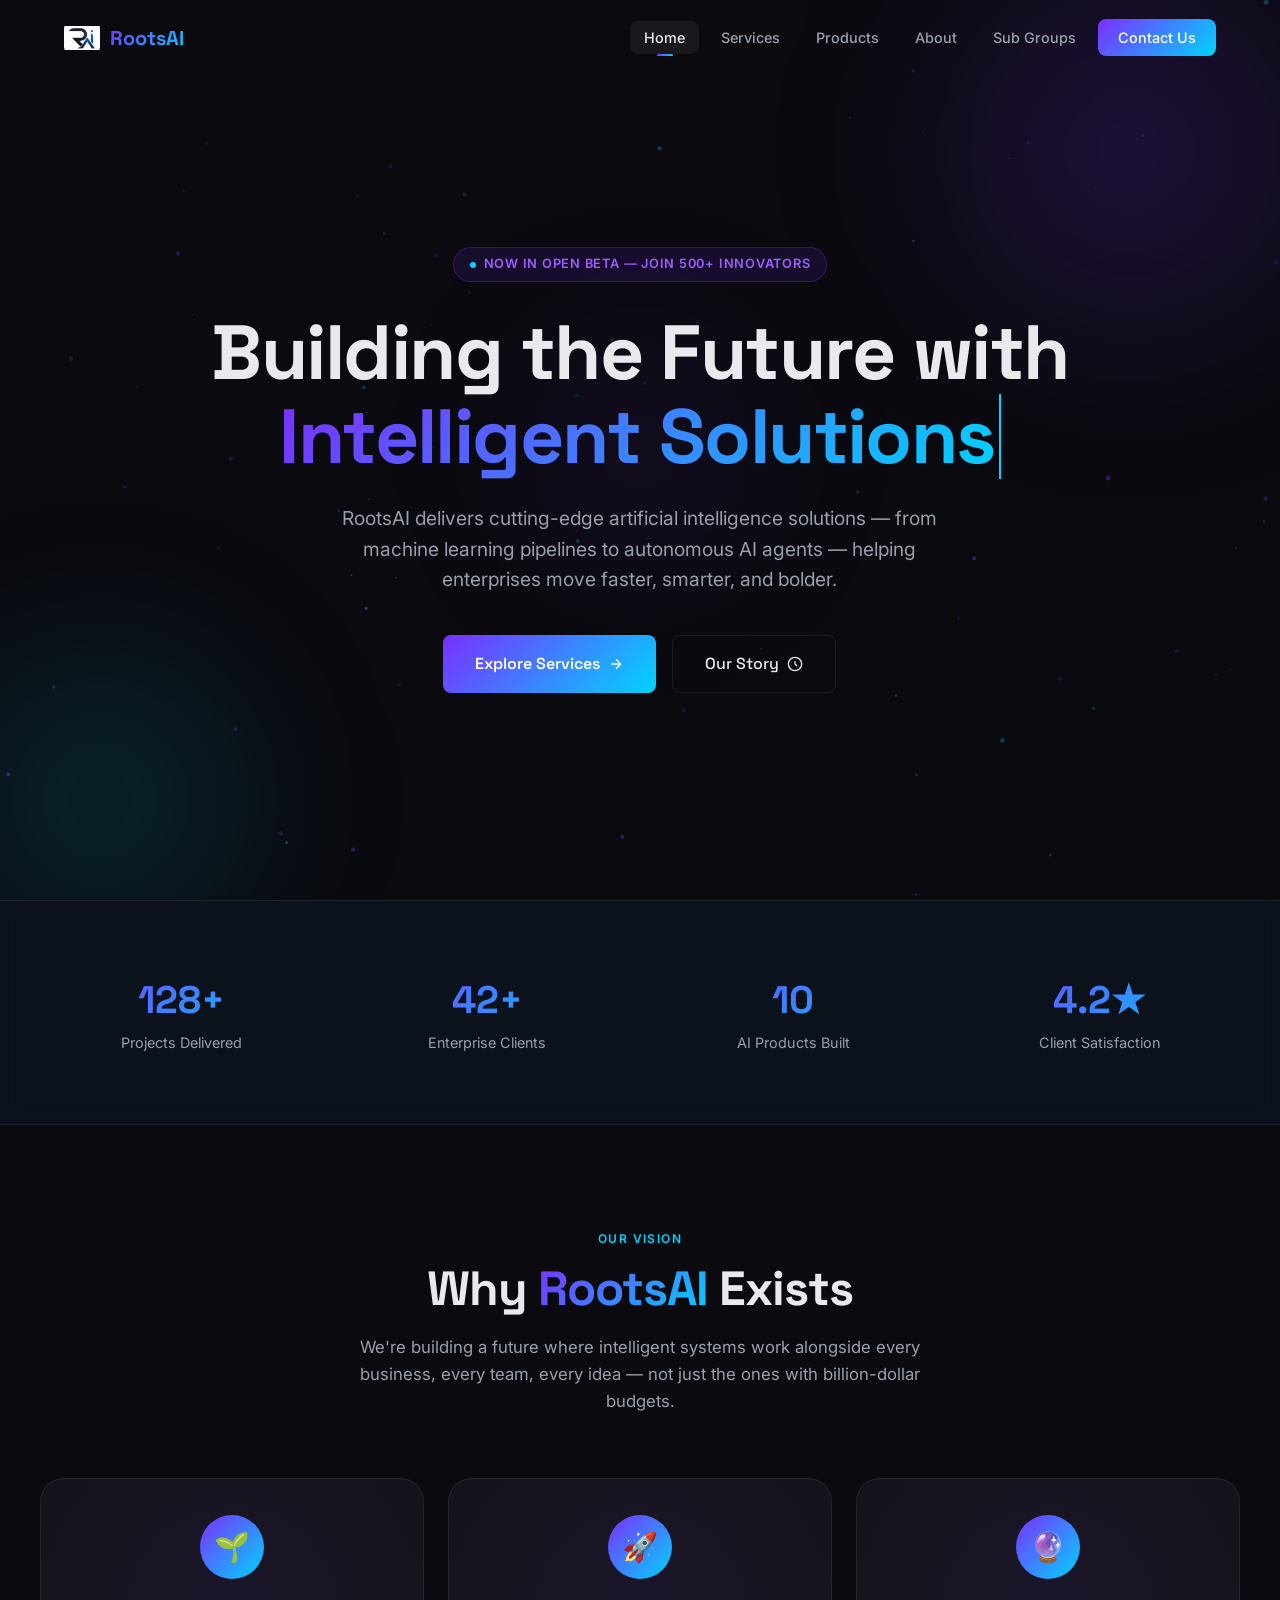
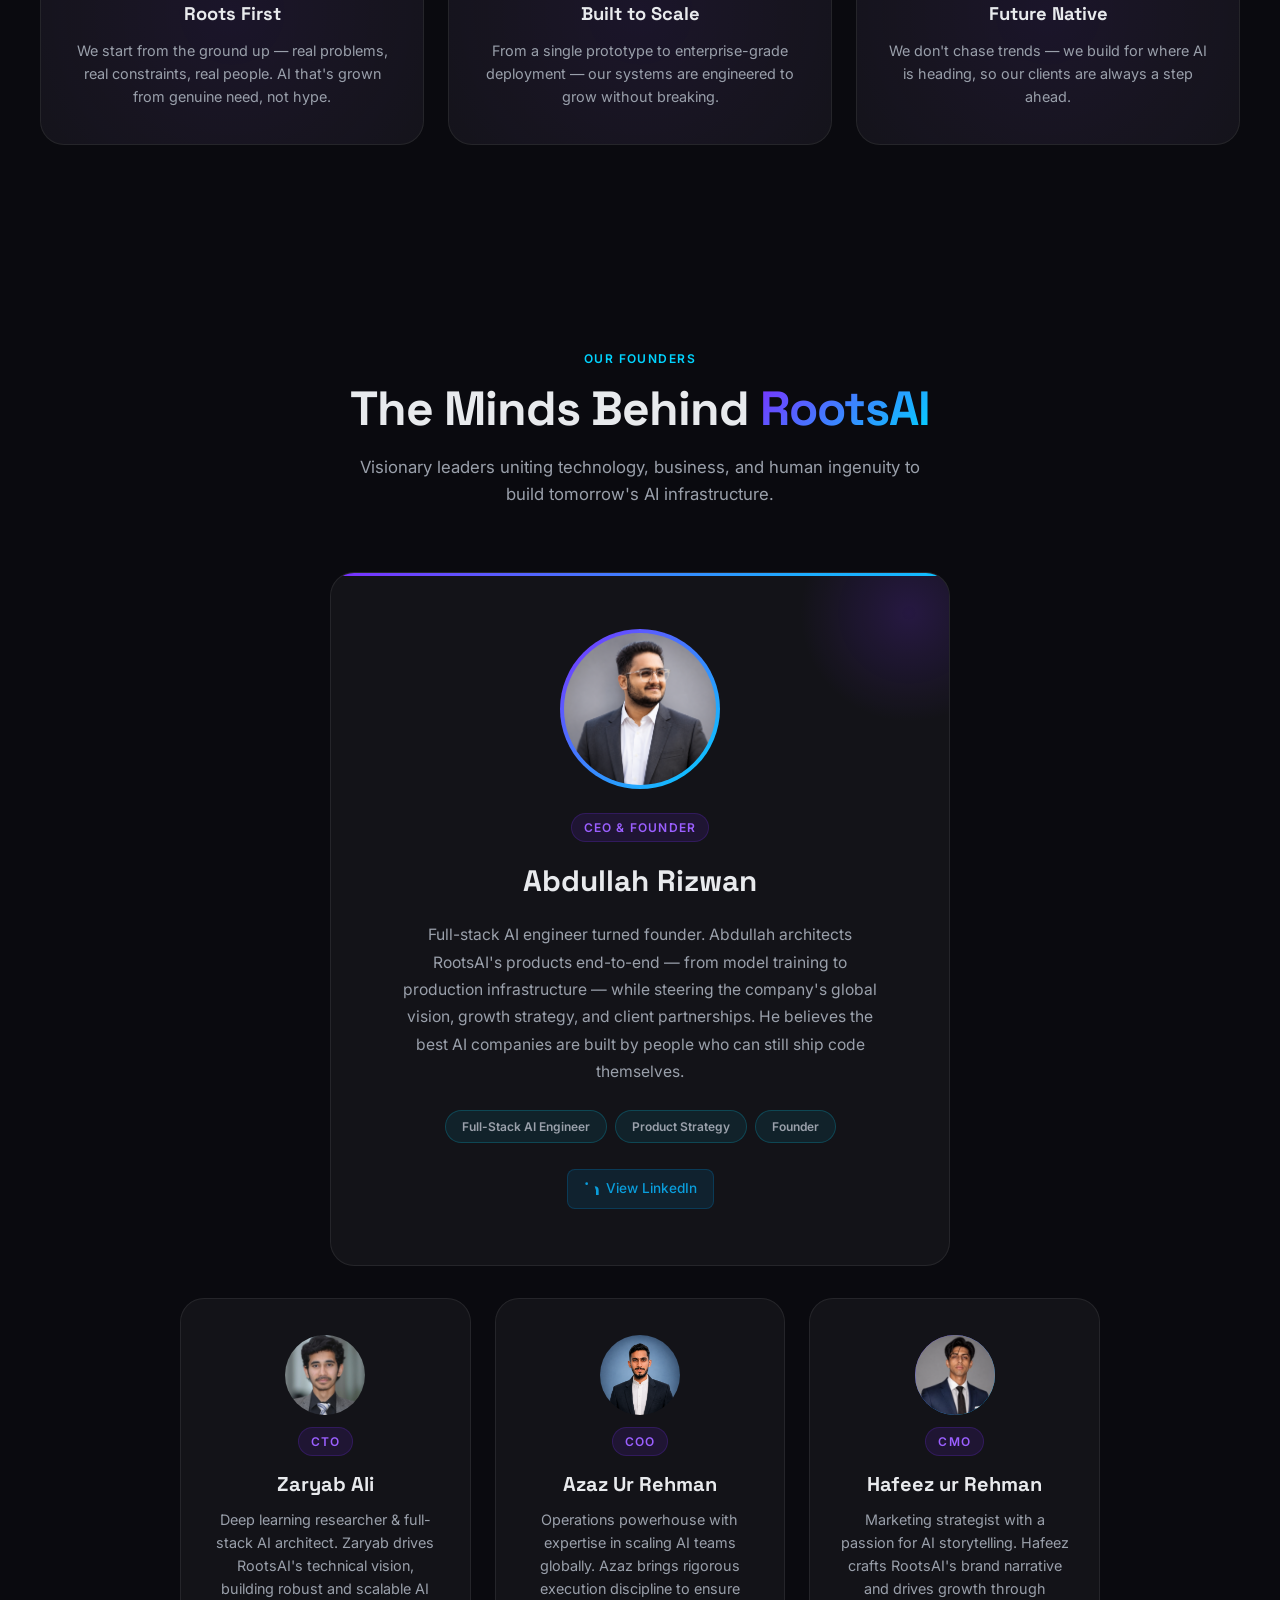
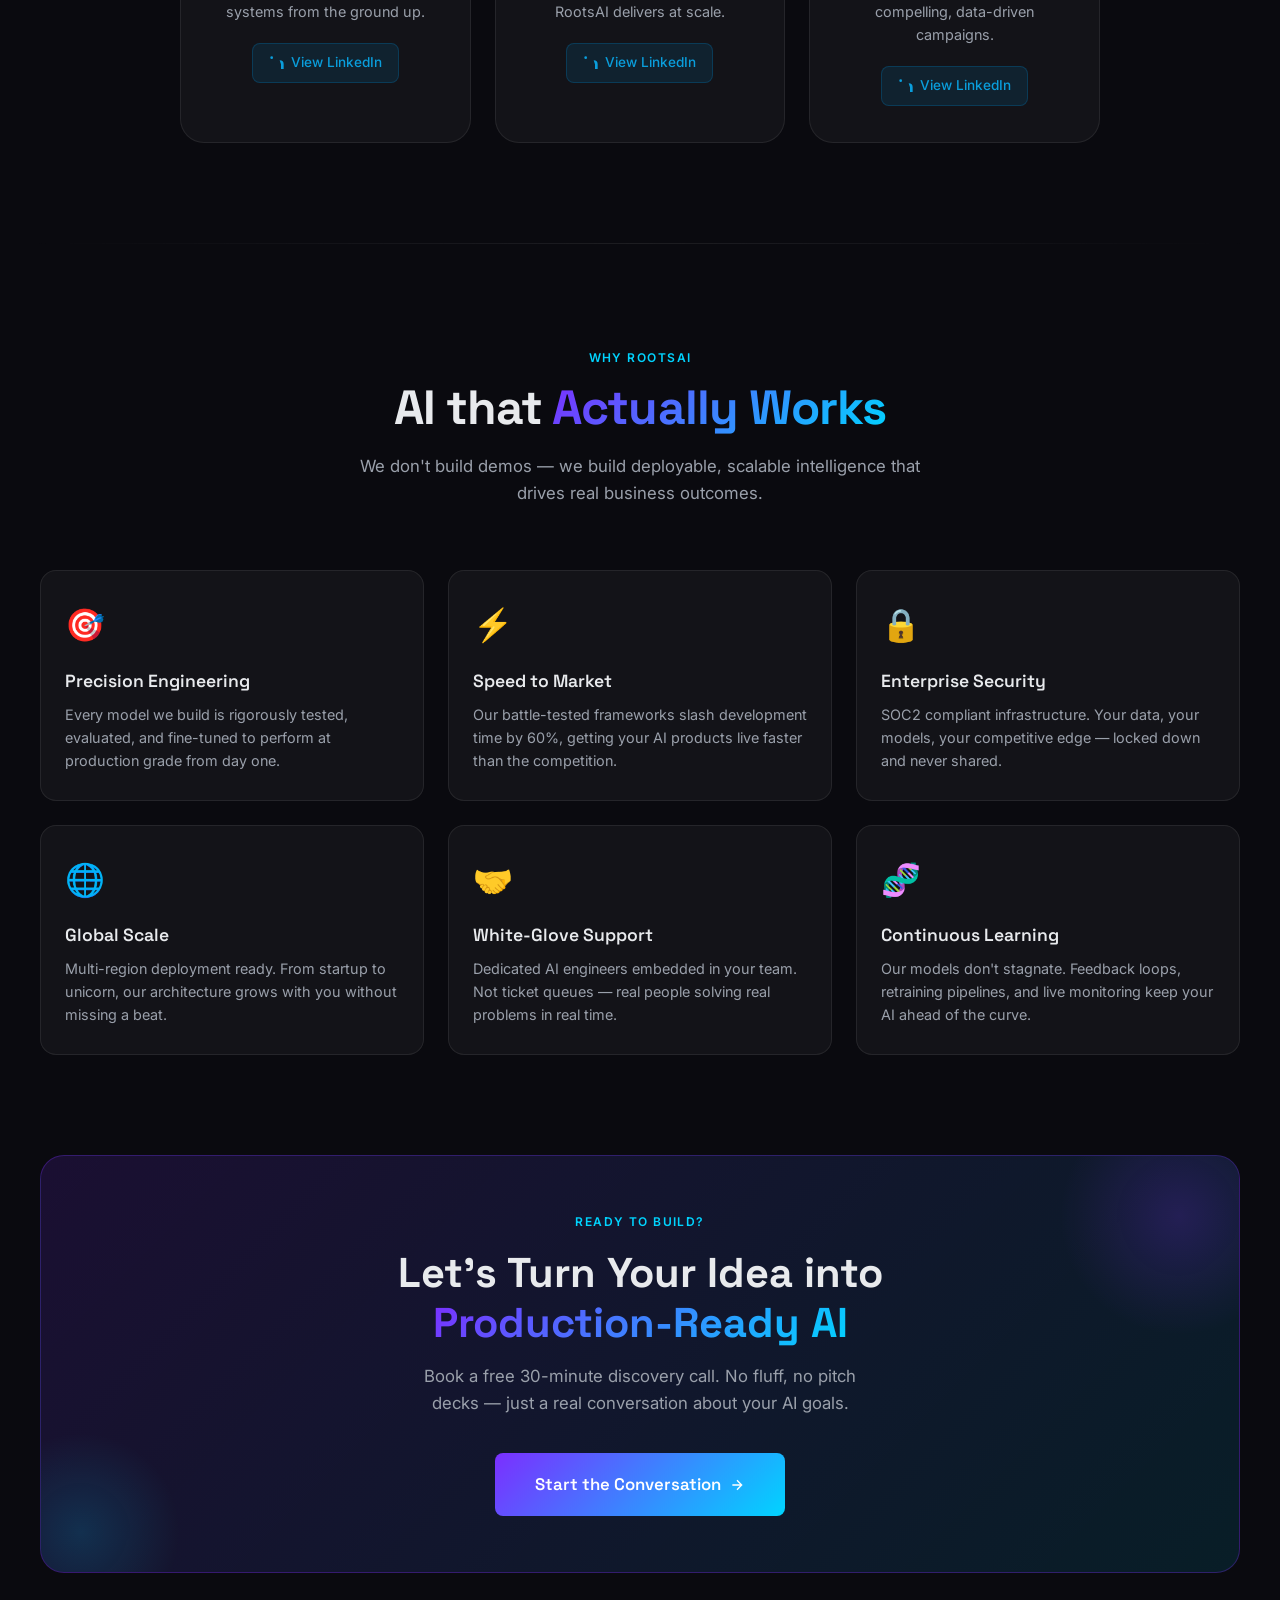
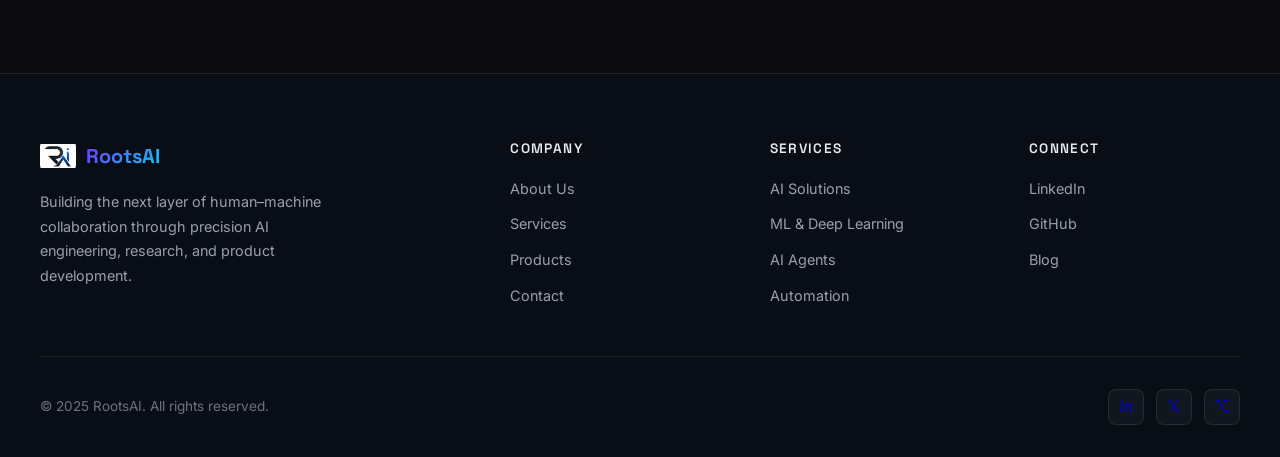
<file: index.html>
<!DOCTYPE html>
<html lang="en">
<head>
  <meta charset="UTF-8" />
  <meta name="viewport" content="width=device-width, initial-scale=1.0" />
  <title>RootsAI — Intelligence Redefined</title>
  <meta name="description" content="RootsAI is a next-generation artificial intelligence startup building intelligent solutions for tomorrow's world." />
  <link rel="stylesheet" href="css/style.css" />
  <link rel="icon" href="rootsai-logo.png" />
</head>
<body>

<!-- PARTICLE CANVAS -->
<canvas id="particle-canvas"></canvas>

<!-- PAGE TRANSITION -->
<div class="page-transition"></div>



<!-- ======================================================
     NAVBAR
====================================================== -->
<nav class="navbar">
  <div class="nav-container">
    <a href="index.html" class="nav-logo">
      <img src="rootsai-logo.png" alt="RootsAI" class="nav-logo-icon" style="background:transparent;object-fit:contain;" />
      <span class="nav-logo-text">RootsAI</span>
    </a>
    <ul class="nav-links">
      <li><a href="index.html" class="active">Home</a></li>
      <li><a href="services.html">Services</a></li>
      <li><a href="products.html">Products</a></li>
      <li><a href="about.html">About</a></li>
      <li><a href="subgroups.html">Sub Groups</a></li>
      <li><a href="contact.html" class="nav-cta">Contact Us</a></li>
    </ul>
    <div class="hamburger" id="hamburger">
      <span></span><span></span><span></span>
    </div>
  </div>
</nav>

<!-- Mobile Menu -->
<div class="mobile-menu" id="mobile-menu">
  <button class="mobile-close" id="mobile-close">✕</button>
  <a href="index.html">Home</a>
  <a href="services.html">Services</a>
  <a href="products.html">Products</a>
  <a href="about.html">About</a>
  <a href="subgroups.html">Sub Groups</a>
  <a href="contact.html">Contact Us</a>
</div>

<!-- ======================================================
     MAIN CONTENT
====================================================== -->
<div class="page-wrapper">

  <!-- HERO SECTION -->
  <section class="hero">
    <div class="hero-bg-orb orb1"></div>
    <div class="hero-bg-orb orb2"></div>
    <div class="hero-bg-orb orb3"></div>

    <div class="hero-content">
      <div class="hero-eyebrow">
        <span class="dot"></span>
        Now in Open Beta — Join 500+ Innovators
      </div>

      <h1 class="hero-title">
        Building the Future with<br />
        <span class="line-gradient"><span class="typewriter" id="typewriter">Intelligent Solutions</span></span>
      </h1>

      <p class="hero-subtitle">
        RootsAI delivers cutting-edge artificial intelligence solutions — from machine learning pipelines to autonomous AI agents — helping enterprises move faster, smarter, and bolder.
      </p>

      <div class="hero-actions">
        <a href="services.html" class="btn-primary">
          Explore Services
          <svg width="16" height="16" fill="none" stroke="currentColor" stroke-width="2" viewBox="0 0 24 24"><path d="M5 12h14M12 5l7 7-7 7"/></svg>
        </a>
        <a href="about.html" class="btn-secondary">
          Our Story
          <svg width="16" height="16" fill="none" stroke="currentColor" stroke-width="2" viewBox="0 0 24 24"><circle cx="12" cy="12" r="10"/><path d="M12 8v4l3 3"/></svg>
        </a>
      </div>
    </div>
  </section>

  <!-- STATS BAR -->
  <div class="stats-bar">
    <div class="stats-grid">
      <div class="stat-item reveal">
        <span class="stat-number" data-count="150" data-suffix="+">0+</span>
        <span class="stat-label">Projects Delivered</span>
      </div>
      <div class="stat-item reveal reveal-delay-1">
        <span class="stat-number" data-count="50" data-suffix="+">0+</span>
        <span class="stat-label">Enterprise Clients</span>
      </div>
      <div class="stat-item reveal reveal-delay-2">
        <span class="stat-number" data-count="12" data-suffix="">0</span>
        <span class="stat-label">AI Products Built</span>
      </div>
      <div class="stat-item reveal reveal-delay-3">
        <span class="stat-number" data-count="4.9" data-suffix="★">0★</span>
        <span class="stat-label">Client Satisfaction</span>
      </div>
    </div>
  </div>

  <!-- VISION SECTION -->
  <section class="section">
    <div class="container">
      <div class="section-header reveal">
        <span class="section-eyebrow">Our Vision</span>
        <h2 class="section-title">Why <span>RootsAI</span> Exists</h2>
        <p class="section-subtitle">We're building a future where intelligent systems work alongside every business, every team, every idea — not just the ones with billion-dollar budgets.</p>
      </div>

      <div class="vision-grid">
        <div class="vision-card reveal reveal-delay-1">
          <div class="vision-icon-wrap">
            <span class="vision-icon">🌱</span>
          </div>
          <h3 class="vision-title">Roots First</h3>
          <p class="vision-text">We start from the ground up — real problems, real constraints, real people. AI that's grown from genuine need, not hype.</p>
        </div>
        <div class="vision-card reveal reveal-delay-2">
          <div class="vision-icon-wrap">
            <span class="vision-icon">🚀</span>
          </div>
          <h3 class="vision-title">Built to Scale</h3>
          <p class="vision-text">From a single prototype to enterprise-grade deployment — our systems are engineered to grow without breaking.</p>
        </div>
        <div class="vision-card reveal reveal-delay-3">
          <div class="vision-icon-wrap">
            <span class="vision-icon">🔮</span>
          </div>
          <h3 class="vision-title">Future Native</h3>
          <p class="vision-text">We don't chase trends — we build for where AI is heading, so our clients are always a step ahead.</p>
        </div>
      </div>
    </div>
  </section>

  <!-- LEADERSHIP SECTION -->
  <section class="section">
    <div class="container">
      <div class="section-header reveal">
        <span class="section-eyebrow">Our Founders</span>
        <h2 class="section-title">The Minds Behind <span>RootsAI</span></h2>
        <p class="section-subtitle">Visionary leaders uniting technology, business, and human ingenuity to build tomorrow's AI infrastructure.</p>
      </div>

      <!-- CEO — Spotlight -->
      <div class="ceo-spotlight reveal">
        <div class="ceo-spotlight-card">
          <img src="CEO.png" alt="Abdullah Rizwan" class="ceo-spotlight-avatar" />
          <div class="leader-role">CEO &amp; Founder</div>
          <h3 class="ceo-spotlight-name">Abdullah Rizwan</h3>
          <p class="ceo-spotlight-bio">Full-stack AI engineer turned founder. Abdullah architects RootsAI's products end-to-end — from model training to production infrastructure — while steering the company's global vision, growth strategy, and client partnerships. He believes the best AI companies are built by people who can still ship code themselves.</p>
          <div class="ceo-spotlight-tags">
            <span class="ceo-tag">Full-Stack AI Engineer</span>
            <span class="ceo-tag">Product Strategy</span>
            <span class="ceo-tag">Founder</span>
          </div>
          <a href="https://www.linkedin.com/in/abdullah-rizwan-183a10262" class="leader-linkedin" target="_blank" rel="noopener">
            <svg width="16" height="16" viewBox="0 0 24 24" fill="currentColor"><path d="M16 8a6 6 0 0 1 6 6v7h-4v-7a2 2 0 0-2-2 2 2 0 0 0-2 2v7h-4v-7a6 6 0 0 1 6-6zM2 9h4v12H2z"/><circle cx="4" cy="4" r="2"/></svg>
            View LinkedIn
          </a>
        </div>
      </div>

      <div class="leadership-grid leadership-grid-secondary">

        <!-- CTO -->
        <div class="leader-card reveal reveal-delay-1">
          <img src="CTO.jfif" alt="Zaryab Ali" class="leader-avatar" style="width:80px;height:80px;border-radius:50%;object-fit:cover;margin:0 auto 12px;" />
          <div class="leader-role">CTO</div>
          <h3 class="leader-name">Zaryab Ali</h3>
          <p class="leader-bio">Deep learning researcher & full-stack AI architect. Zaryab drives RootsAI's technical vision, building robust and scalable AI systems from the ground up.</p>
          <a href="https://www.linkedin.com/in/mzaryabali/" class="leader-linkedin" target="_blank" rel="noopener">
            <svg width="16" height="16" viewBox="0 0 24 24" fill="currentColor"><path d="M16 8a6 6 0 0 1 6 6v7h-4v-7a2 2 0 0-2-2 2 2 0 0 0-2 2v7h-4v-7a6 6 0 0 1 6-6zM2 9h4v12H2z"/><circle cx="4" cy="4" r="2"/></svg>
            View LinkedIn
          </a>
        </div>

        <!-- COO -->
        <div class="leader-card reveal reveal-delay-2">
          <img src="COO.png" alt="Azaz Ur Rehman" class="leader-avatar" style="width:80px;height:80px;border-radius:50%;object-fit:cover;margin:0 auto 12px;" />
          <div class="leader-role">COO</div>
          <h3 class="leader-name">Azaz Ur Rehman</h3>
          <p class="leader-bio">Operations powerhouse with expertise in scaling AI teams globally. Azaz brings rigorous execution discipline to ensure RootsAI delivers at scale.</p>
          <a href="https://www.linkedin.com/in/azaz-ur-rehman-87bb84246/" class="leader-linkedin" target="_blank" rel="noopener">
            <svg width="16" height="16" viewBox="0 0 24 24" fill="currentColor"><path d="M16 8a6 6 0 0 1 6 6v7h-4v-7a2 2 0 0-2-2 2 2 0 0 0-2 2v7h-4v-7a6 6 0 0 1 6-6zM2 9h4v12H2z"/><circle cx="4" cy="4" r="2"/></svg>
            View LinkedIn
          </a>
        </div>

        <!-- CMO -->
        <div class="leader-card reveal reveal-delay-3">
          <img src="CMO.png" alt="Hafeez ur Rehman" class="leader-avatar" style="width:80px;height:80px;border-radius:50%;object-fit:cover;margin:0 auto 12px;" />
          <div class="leader-role">CMO</div>
          <h3 class="leader-name">Hafeez ur Rehman</h3>
          <p class="leader-bio">Marketing strategist with a passion for AI storytelling. Hafeez crafts RootsAI's brand narrative and drives growth through compelling, data-driven campaigns.</p>
          <a href="https://www.linkedin.com/in/hafii/" class="leader-linkedin" target="_blank" rel="noopener">
            <svg width="16" height="16" viewBox="0 0 24 24" fill="currentColor"><path d="M16 8a6 6 0 0 1 6 6v7h-4v-7a2 2 0 0-2-2 2 2 0 0 0-2 2v7h-4v-7a6 6 0 0 1 6-6zM2 9h4v12H2z"/><circle cx="4" cy="4" r="2"/></svg>
            View LinkedIn
          </a>
        </div>
      </div>
    </div>
  </section>

  <div class="section-divider"></div>

  <!-- WHY NEXUS SECTION -->
  <section class="section">
    <div class="container">
      <div class="section-header reveal">
        <span class="section-eyebrow">Why RootsAI</span>
        <h2 class="section-title">AI that <span>Actually Works</span></h2>
        <p class="section-subtitle">We don't build demos — we build deployable, scalable intelligence that drives real business outcomes.</p>
      </div>

      <div class="values-grid">
        <div class="value-card reveal reveal-delay-1">
          <span class="value-icon">🎯</span>
          <h3 class="value-title">Precision Engineering</h3>
          <p class="value-text">Every model we build is rigorously tested, evaluated, and fine-tuned to perform at production grade from day one.</p>
        </div>
        <div class="value-card reveal reveal-delay-2">
          <span class="value-icon">⚡</span>
          <h3 class="value-title">Speed to Market</h3>
          <p class="value-text">Our battle-tested frameworks slash development time by 60%, getting your AI products live faster than the competition.</p>
        </div>
        <div class="value-card reveal reveal-delay-3">
          <span class="value-icon">🔒</span>
          <h3 class="value-title">Enterprise Security</h3>
          <p class="value-text">SOC2 compliant infrastructure. Your data, your models, your competitive edge — locked down and never shared.</p>
        </div>
        <div class="value-card reveal reveal-delay-1">
          <span class="value-icon">🌐</span>
          <h3 class="value-title">Global Scale</h3>
          <p class="value-text">Multi-region deployment ready. From startup to unicorn, our architecture grows with you without missing a beat.</p>
        </div>
        <div class="value-card reveal reveal-delay-2">
          <span class="value-icon">🤝</span>
          <h3 class="value-title">White-Glove Support</h3>
          <p class="value-text">Dedicated AI engineers embedded in your team. Not ticket queues — real people solving real problems in real time.</p>
        </div>
        <div class="value-card reveal reveal-delay-3">
          <span class="value-icon">🧬</span>
          <h3 class="value-title">Continuous Learning</h3>
          <p class="value-text">Our models don't stagnate. Feedback loops, retraining pipelines, and live monitoring keep your AI ahead of the curve.</p>
        </div>
      </div>
    </div>
  </section>

  <!-- CTA BANNER -->
  <section class="section" style="padding-top:0;">
    <div class="container">
      <div style="background: linear-gradient(135deg, rgba(123,47,255,0.15) 0%, rgba(0,212,255,0.1) 100%); border: 1px solid rgba(123,47,255,0.3); border-radius: 24px; padding: 56px 48px; text-align:center; position:relative; overflow:hidden;" class="reveal">
        <div style="position:absolute;top:-60px;right:-60px;width:240px;height:240px;background:radial-gradient(circle, rgba(123,47,255,0.2) 0%, transparent 70%);pointer-events:none;"></div>
        <div style="position:absolute;bottom:-60px;left:-60px;width:200px;height:200px;background:radial-gradient(circle, rgba(0,212,255,0.15) 0%, transparent 70%);pointer-events:none;"></div>
        <span class="section-eyebrow" style="display:block;margin-bottom:16px;">Ready to Build?</span>
        <h2 style="font-family:var(--font-display);font-size:clamp(1.8rem,3.5vw,2.6rem);font-weight:700;color:var(--text-primary);margin-bottom:16px;line-height:1.2;">
          Let's Turn Your Idea into<br /><span style="background:var(--gradient-text);-webkit-background-clip:text;-webkit-text-fill-color:transparent;background-clip:text;">Production-Ready AI</span>
        </h2>
        <p style="color:var(--text-secondary);margin-bottom:36px;font-size:1.05rem;max-width:480px;margin-left:auto;margin-right:auto;">
          Book a free 30-minute discovery call. No fluff, no pitch decks — just a real conversation about your AI goals.
        </p>
        <a href="contact.html" class="btn-primary" style="font-size:1.05rem;padding:18px 40px;">
          Start the Conversation
          <svg width="16" height="16" fill="none" stroke="currentColor" stroke-width="2" viewBox="0 0 24 24"><path d="M5 12h14M12 5l7 7-7 7"/></svg>
        </a>
      </div>
    </div>
  </section>

  <!-- FOOTER -->
  <footer class="footer">
    <div class="footer-grid">
      <div class="footer-brand">
        <a href="index.html" class="nav-logo" style="margin-bottom:0;">
          <img src="rootsai-logo.png" alt="RootsAI" class="nav-logo-icon" style="background:transparent;object-fit:contain;" />
          <span class="nav-logo-text">RootsAI</span>
        </a>
        <p>Building the next layer of human–machine collaboration through precision AI engineering, research, and product development.</p>
      </div>
      <div class="footer-col">
        <h4>Company</h4>
        <ul>
          <li><a href="about.html">About Us</a></li>
          <li><a href="services.html">Services</a></li>
          <li><a href="products.html">Products</a></li>
          <li><a href="contact.html">Contact</a></li>
        </ul>
      </div>
      <div class="footer-col">
        <h4>Services</h4>
        <ul>
          <li><a href="services.html">AI Solutions</a></li>
          <li><a href="services.html">ML & Deep Learning</a></li>
          <li><a href="services.html">AI Agents</a></li>
          <li><a href="services.html">Automation</a></li>
        </ul>
      </div>
      <div class="footer-col">
        <h4>Connect</h4>
        <ul>
          <li><a href="https://www.linkedin.com/company/1rootsai">LinkedIn</a></li>
          <li><a href="https://github.com/RootsAI-61">GitHub</a></li>
          <li><a href="#">Blog</a></li>
        </ul>
      </div>
    </div>
    <div class="footer-bottom">
      <p>© 2025 RootsAI. All rights reserved.</p>
      <div class="footer-socials">
        <a class="social-btn" href="#" title="LinkedIn">in</a>
        <a class="social-btn" href="#" title="Twitter">𝕏</a>
        <a class="social-btn" href="#" title="GitHub">⌥</a>
      </div>
    </div>
  </footer>

</div><!-- end .page-wrapper -->

<script src="js/script.js"></script>
</body>
</html>
</file>
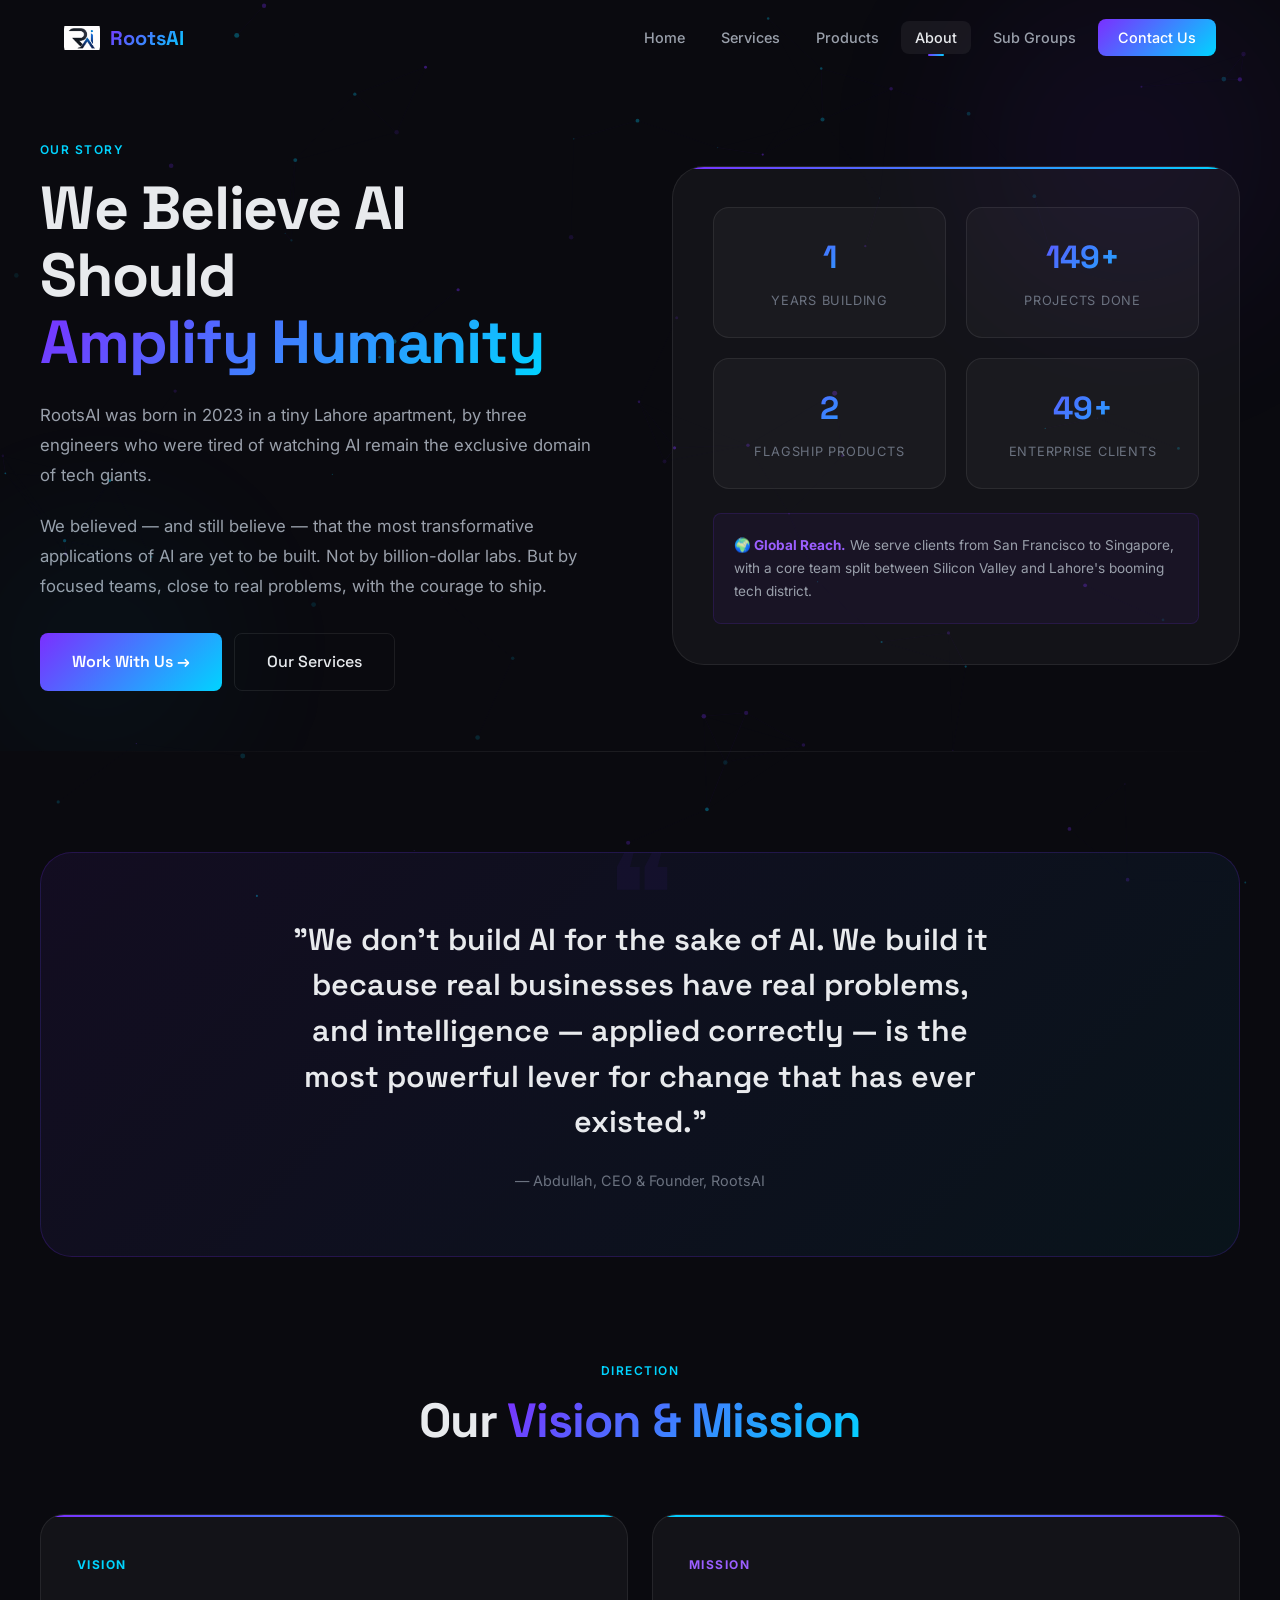
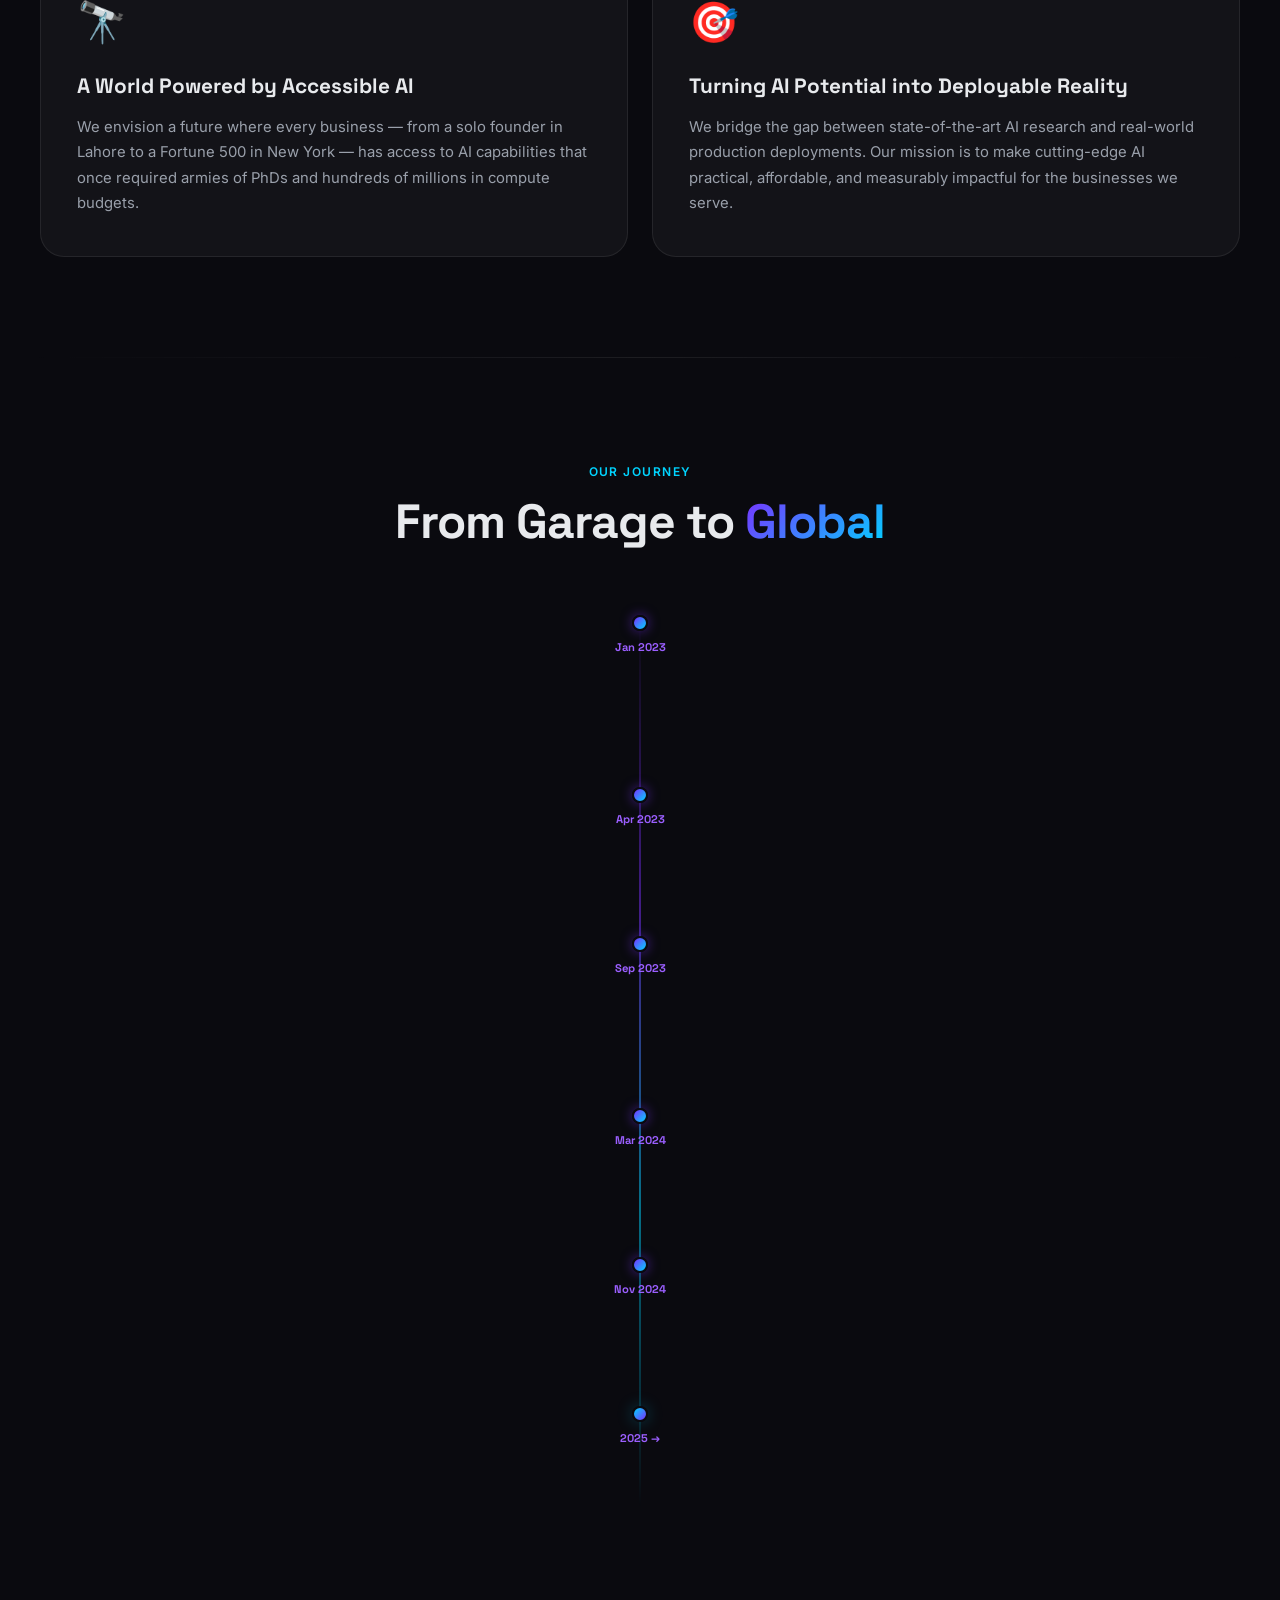
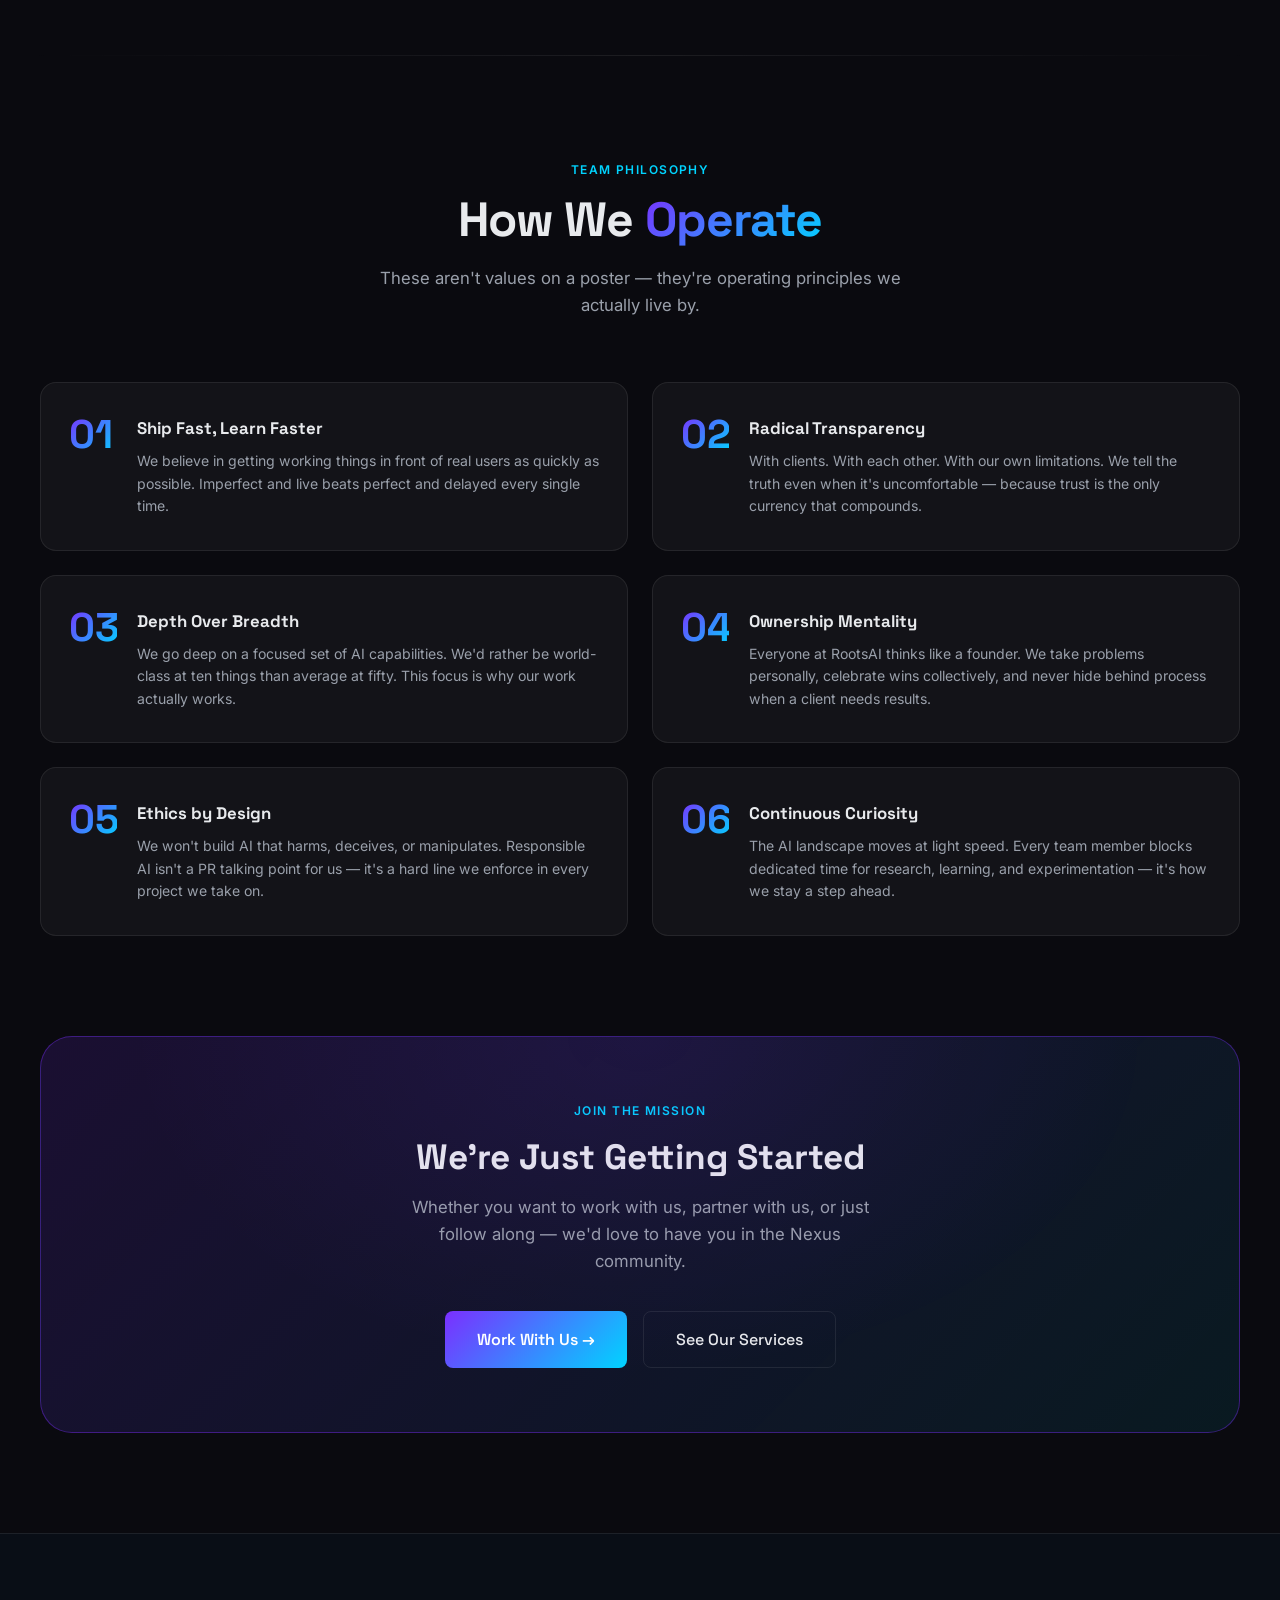
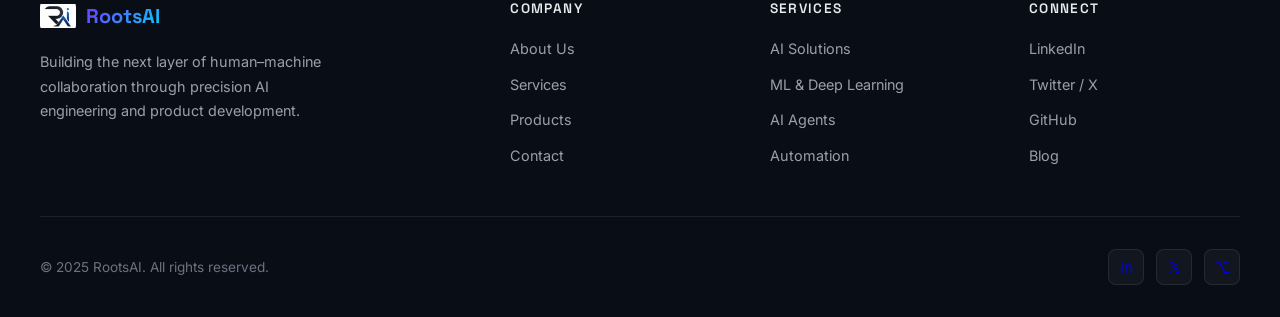
<file: about.html>
<!DOCTYPE html>
<html lang="en">
<head>
  <meta charset="UTF-8" />
  <meta name="viewport" content="width=device-width, initial-scale=1.0" />
  <title>About Us — RootsAI</title>
  <meta name="description" content="The story of RootsAI — who we are, what drives us, and why we believe AI should serve humanity." />
  <link rel="stylesheet" href="css/style.css" />
  <link rel="icon" href="rootsai-logo.png" />
  <style>
    /* Timeline */
    .timeline {
      position: relative;
      max-width: 800px;
      margin: 0 auto;
    }

    .timeline::before {
      content: '';
      position: absolute;
      left: 50%;
      top: 0; bottom: 0;
      width: 1px;
      background: linear-gradient(to bottom, transparent, var(--violet), var(--cyan), transparent);
      transform: translateX(-50%);
    }

    .timeline-item {
      display: grid;
      grid-template-columns: 1fr 48px 1fr;
      gap: 0;
      margin-bottom: 48px;
      align-items: start;
    }

    .timeline-content-left {
      padding-right: 40px;
      text-align: right;
    }

    .timeline-content-right {
      padding-left: 40px;
      text-align: left;
    }

    .timeline-center {
      display: flex;
      flex-direction: column;
      align-items: center;
      position: relative;
      z-index: 2;
    }

    .timeline-dot {
      width: 16px; height: 16px;
      border-radius: 50%;
      background: var(--gradient-hero);
      border: 2px solid var(--bg-primary);
      box-shadow: 0 0 12px rgba(123,47,255,0.5);
    }

    .timeline-year {
      font-family: var(--font-display);
      font-size: 0.7rem;
      font-weight: 700;
      color: var(--violet-light);
      margin-top: 8px;
      white-space: nowrap;
    }

    .timeline-event-title {
      font-family: var(--font-display);
      font-size: 1rem;
      font-weight: 700;
      color: var(--text-primary);
      margin-bottom: 8px;
    }

    .timeline-event-text {
      font-size: 0.88rem;
      color: var(--text-secondary);
      line-height: 1.6;
    }

    /* Alternating layout */
    .timeline-item:nth-child(even) .timeline-content-left { grid-column: 1; }
    .timeline-item:nth-child(even) .timeline-content-right { grid-column: 3; }
    .timeline-item:nth-child(odd) .timeline-content-left { opacity: 0; }
    .timeline-item:nth-child(odd) .timeline-content-right { grid-column: 3; }
    .timeline-item:nth-child(even) .timeline-content-right { opacity: 0; }

    /* Manifesto section */
    .manifesto {
      background: linear-gradient(135deg, rgba(123,47,255,0.08) 0%, rgba(0,212,255,0.05) 100%);
      border: 1px solid rgba(123,47,255,0.2);
      border-radius: var(--radius-xl);
      padding: 64px 56px;
      text-align: center;
      position: relative;
      overflow: hidden;
    }

    .manifesto::before {
      content: '❝';
      position: absolute;
      top: -20px;
      left: 50%;
      transform: translateX(-50%);
      font-size: 8rem;
      color: rgba(123,47,255,0.06);
      font-family: Georgia, serif;
      line-height: 1;
      pointer-events: none;
    }

    .manifesto-text {
      font-family: var(--font-display);
      font-size: clamp(1.3rem, 2.5vw, 1.9rem);
      font-weight: 600;
      color: var(--text-primary);
      line-height: 1.5;
      max-width: 700px;
      margin: 0 auto 24px;
      position: relative;
      z-index: 1;
    }

    .manifesto-attr {
      font-size: 0.9rem;
      color: var(--text-muted);
      position: relative;
      z-index: 1;
    }

    /* Pillars */
    .pillars-grid {
      display: grid;
      grid-template-columns: repeat(2, 1fr);
      gap: 24px;
    }

    .pillar-card {
      background: var(--bg-card);
      border: 1px solid var(--border);
      border-radius: var(--radius-md);
      padding: 32px 28px;
      display: flex;
      gap: 20px;
      align-items: flex-start;
      transition: var(--transition);
    }

    .pillar-card:hover {
      border-color: var(--violet);
      background: var(--bg-card-hover);
      transform: translateX(4px);
    }

    .pillar-number {
      font-family: var(--font-display);
      font-size: 2.5rem;
      font-weight: 700;
      background: var(--gradient-text);
      -webkit-background-clip: text;
      -webkit-text-fill-color: transparent;
      background-clip: text;
      line-height: 1;
      flex-shrink: 0;
      width: 48px;
    }

    .pillar-text h3 {
      font-family: var(--font-display);
      font-size: 1.05rem;
      font-weight: 700;
      color: var(--text-primary);
      margin-bottom: 8px;
    }

    .pillar-text p {
      font-size: 0.88rem;
      color: var(--text-secondary);
      line-height: 1.6;
    }

    /* Vision / Mission split */
    .vm-grid {
      display: grid;
      grid-template-columns: 1fr 1fr;
      gap: 24px;
    }

    .vm-card {
      background: var(--bg-card);
      border: 1px solid var(--border);
      border-radius: var(--radius-lg);
      padding: 40px 36px;
      position: relative;
      overflow: hidden;
      transition: var(--transition);
    }

    .vm-card::before {
      content: '';
      position: absolute;
      top: 0; left: 0; right: 0;
      height: 2px;
    }

    .vm-card.vision::before { background: var(--gradient-hero); }
    .vm-card.mission::before { background: linear-gradient(135deg, var(--cyan), var(--violet)); }

    .vm-card:hover {
      border-color: rgba(123,47,255,0.3);
      transform: translateY(-4px);
    }

    .vm-label {
      font-size: 0.75rem;
      font-weight: 700;
      text-transform: uppercase;
      letter-spacing: 0.12em;
      color: var(--cyan);
      margin-bottom: 16px;
      display: block;
    }

    .vm-card.mission .vm-label { color: var(--violet-light); }

    .vm-icon { font-size: 2.5rem; margin-bottom: 16px; display: block; }

    .vm-title {
      font-family: var(--font-display);
      font-size: 1.3rem;
      font-weight: 700;
      color: var(--text-primary);
      margin-bottom: 12px;
    }

    .vm-text {
      color: var(--text-secondary);
      font-size: 0.93rem;
      line-height: 1.7;
    }

    /* Responsive */
    @media (max-width: 768px) {
      .timeline { padding-left: 28px; max-width: 100%; }
      .timeline::before { left: 6px; transform: none; }
      .timeline-item {
        display: block;
        margin-bottom: 32px;
        position: relative;
      }
      .timeline-content-left { display: none; }
      .timeline-content-right {
        display: block !important;
        opacity: 1 !important;
        grid-column: unset;
        padding-left: 0;
        text-align: left;
      }
      .timeline-center {
        position: static;
        flex-direction: row;
        gap: 8px;
        align-items: center;
        justify-content: flex-start;
        margin-bottom: 8px;
      }
      .timeline-dot {
        position: absolute;
        left: -28px;
        top: 4px;
        flex-shrink: 0;
      }
      .timeline-year {
        margin-top: 0;
        margin-left: 4px;
      }
      .pillars-grid { grid-template-columns: 1fr; }
      .vm-grid { grid-template-columns: 1fr; }
      .manifesto { padding: 40px 24px; }
      .manifesto::before { font-size: 5.5rem; }
      .about-visual-card { padding: 28px; }
    }

    @media (max-width: 480px) {
      .timeline { padding-left: 24px; }
      .timeline::before { left: 5px; }
      .timeline-dot { left: -24px; }
      .timeline-year { font-size: 0.68rem; }
      .manifesto { padding: 32px 18px; }
      .manifesto-text { font-size: 1.1rem; }
      .pillar-card { padding: 24px 20px; gap: 14px; }
      .pillar-number { font-size: 2rem; width: 36px; }
      .vm-card { padding: 28px 22px; }
      .about-visual-card { padding: 22px; }
    }
  </style>
</head>
<body>

<canvas id="particle-canvas"></canvas>
<div class="page-transition"></div>

<!-- NAVBAR -->
<nav class="navbar">
  <div class="nav-container">
    <a href="index.html" class="nav-logo">
      <img src="rootsai-logo.png" alt="RootsAI" class="nav-logo-icon" style="background:transparent;object-fit:contain;" />
      <span class="nav-logo-text">RootsAI</span>
    </a>
    <ul class="nav-links">
      <li><a href="index.html">Home</a></li>
      <li><a href="services.html">Services</a></li>
      <li><a href="products.html">Products</a></li>
      <li><a href="about.html" class="active">About</a></li>
      <li><a href="subgroups.html">Sub Groups</a></li>
      <li><a href="contact.html" class="nav-cta">Contact Us</a></li>
    </ul>
    <div class="hamburger" id="hamburger"><span></span><span></span><span></span></div>
  </div>
</nav>
<div class="mobile-menu" id="mobile-menu">
  <button class="mobile-close" id="mobile-close">✕</button>
  <a href="index.html">Home</a>
  <a href="services.html">Services</a>
  <a href="products.html">Products</a>
  <a href="about.html">About</a>
  <a href="subgroups.html">Sub Groups</a>
  <a href="contact.html">Contact Us</a>
</div>

<div class="page-wrapper">

  <!-- PAGE HERO WITH SPLIT LAYOUT -->
  <section class="section" style="padding-top:140px;padding-bottom:60px;position:relative;overflow:hidden;">
    <div class="hero-bg-orb orb1" style="opacity:0.4;"></div>
    <div class="hero-bg-orb orb2" style="opacity:0.3;"></div>
    <div class="container">
      <div class="about-content-grid">

        <!-- Left text -->
        <div>
          <span class="section-eyebrow" style="display:block;margin-bottom:16px;">Our Story</span>
          <h1 style="font-family:var(--font-display);font-size:clamp(2.4rem,5vw,3.8rem);font-weight:700;line-height:1.1;letter-spacing:-0.02em;margin-bottom:24px;color:var(--text-primary);">
            We Believe AI Should<br /><span style="background:var(--gradient-text);-webkit-background-clip:text;-webkit-text-fill-color:transparent;background-clip:text;">Amplify Humanity</span>
          </h1>
          <p style="color:var(--text-secondary);font-size:1.05rem;line-height:1.8;margin-bottom:20px;">
            RootsAI was born in 2023 in a tiny Lahore apartment, by three engineers who were tired of watching AI remain the exclusive domain of tech giants.
          </p>
          <p style="color:var(--text-secondary);font-size:1.05rem;line-height:1.8;margin-bottom:32px;">
            We believed — and still believe — that the most transformative applications of AI are yet to be built. Not by billion-dollar labs. But by focused teams, close to real problems, with the courage to ship.
          </p>
          <div style="display:flex;gap:12px;flex-wrap:wrap;">
            <a href="contact.html" class="btn-primary">Work With Us →</a>
            <a href="services.html" class="btn-secondary">Our Services</a>
          </div>
        </div>

        <!-- Right stats card -->
        <div class="reveal">
          <div class="about-visual-card">
            <div class="about-stat-grid">
              <div class="about-stat-card">
                <span class="about-stat-num" data-count="2" data-suffix="">0</span>
                <span class="about-stat-lbl">Years Building</span>
              </div>
              <div class="about-stat-card">
                <span class="about-stat-num" data-count="150" data-suffix="+">0+</span>
                <span class="about-stat-lbl">Projects Done</span>
              </div>
              <div class="about-stat-card">
                <span class="about-stat-num" data-count="3" data-suffix="">0</span>
                <span class="about-stat-lbl">Flagship Products</span>
              </div>
              <div class="about-stat-card">
                <span class="about-stat-num" data-count="50" data-suffix="+">0+</span>
                <span class="about-stat-lbl">Enterprise Clients</span>
              </div>
            </div>

            <div style="margin-top:24px;padding:20px;background:rgba(123,47,255,0.06);border:1px solid rgba(123,47,255,0.15);border-radius:var(--radius-sm);">
              <p style="font-size:0.85rem;color:var(--text-secondary);line-height:1.7;">
                <strong style="color:var(--violet-light);">🌍 Global Reach.</strong> We serve clients from San Francisco to Singapore, with a core team split between Silicon Valley and Lahore's booming tech district.
              </p>
            </div>
          </div>
        </div>

      </div>
    </div>
  </section>

  <div class="section-divider"></div>

  <!-- MANIFESTO -->
  <section class="section">
    <div class="container">
      <div class="manifesto reveal">
        <p class="manifesto-text">
          "We don't build AI for the sake of AI. We build it because real businesses have real problems, and intelligence — applied correctly — is the most powerful lever for change that has ever existed."
        </p>
        <p class="manifesto-attr">— Abdullah, CEO & Founder, RootsAI</p>
      </div>
    </div>
  </section>

  <!-- VISION & MISSION -->
  <section class="section" style="padding-top:0;">
    <div class="container">
      <div class="section-header reveal">
        <span class="section-eyebrow">Direction</span>
        <h2 class="section-title">Our <span>Vision & Mission</span></h2>
      </div>
      <div class="vm-grid">
        <div class="vm-card vision reveal reveal-delay-1">
          <span class="vm-label">Vision</span>
          <span class="vm-icon">🔭</span>
          <h3 class="vm-title">A World Powered by Accessible AI</h3>
          <p class="vm-text">We envision a future where every business — from a solo founder in Lahore to a Fortune 500 in New York — has access to AI capabilities that once required armies of PhDs and hundreds of millions in compute budgets.</p>
        </div>
        <div class="vm-card mission reveal reveal-delay-2">
          <span class="vm-label">Mission</span>
          <span class="vm-icon">🎯</span>
          <h3 class="vm-title">Turning AI Potential into Deployable Reality</h3>
          <p class="vm-text">We bridge the gap between state-of-the-art AI research and real-world production deployments. Our mission is to make cutting-edge AI practical, affordable, and measurably impactful for the businesses we serve.</p>
        </div>
      </div>
    </div>
  </section>

  <div class="section-divider"></div>

  <!-- OUR JOURNEY TIMELINE -->
  <section class="section">
    <div class="container">
      <div class="section-header reveal">
        <span class="section-eyebrow">Our Journey</span>
        <h2 class="section-title">From Garage to <span>Global</span></h2>
      </div>

      <div class="timeline">

        <div class="timeline-item reveal">
          <div class="timeline-content-left">
            <h3 class="timeline-event-title">The Spark</h3>
            <p class="timeline-event-text">Three engineers, one shared frustration, and a Google Doc that would become RootsAI. We quit our jobs to build the AI company we wished existed.</p>
          </div>
          <div class="timeline-center">
            <div class="timeline-dot"></div>
            <span class="timeline-year">Jan 2023</span>
          </div>
          <div class="timeline-content-right"></div>
        </div>

        <div class="timeline-item reveal reveal-delay-1">
          <div class="timeline-content-left"></div>
          <div class="timeline-center">
            <div class="timeline-dot"></div>
            <span class="timeline-year">Apr 2023</span>
          </div>
          <div class="timeline-content-right">
            <h3 class="timeline-event-title">First Client</h3>
            <p class="timeline-event-text">Signed our first enterprise contract — a $120K ML pipeline project for a fintech company. We delivered in 6 weeks. They extended 4 times.</p>
          </div>
        </div>

        <div class="timeline-item reveal reveal-delay-2">
          <div class="timeline-content-left">
            <h3 class="timeline-event-title">SmartCareer Sight Launched</h3>
            <p class="timeline-event-text">Shipped our first product in 90 days. 2,000 users in week one with zero marketing spend — just word of mouth from people who found it genuinely useful.</p>
          </div>
          <div class="timeline-center">
            <div class="timeline-dot"></div>
            <span class="timeline-year">Sep 2023</span>
          </div>
          <div class="timeline-content-right"></div>
        </div>

        <div class="timeline-item reveal reveal-delay-3">
          <div class="timeline-content-left"></div>
          <div class="timeline-center">
            <div class="timeline-dot"></div>
            <span class="timeline-year">Mar 2024</span>
          </div>
          <div class="timeline-content-right">
            <h3 class="timeline-event-title">Team of 10</h3>
            <p class="timeline-event-text">Grew from 3 co-founders to a 10-person team of AI engineers, designers, and product managers across two continents.</p>
          </div>
        </div>

        <div class="timeline-item reveal reveal-delay-4">
          <div class="timeline-content-left">
            <h3 class="timeline-event-title">RootsChat Beta</h3>
            <p class="timeline-event-text">Launched our second product into private beta with 500 waitlisted users. Featured in 3 tech publications within the first week.</p>
          </div>
          <div class="timeline-center">
            <div class="timeline-dot"></div>
            <span class="timeline-year">Nov 2024</span>
          </div>
          <div class="timeline-content-right"></div>
        </div>

        <div class="timeline-item reveal">
          <div class="timeline-content-left"></div>
          <div class="timeline-center">
            <div class="timeline-dot" style="background:linear-gradient(135deg,var(--cyan),var(--violet));box-shadow:0 0 16px var(--cyan-glow);"></div>
            <span class="timeline-year">2025 →</span>
          </div>
          <div class="timeline-content-right">
            <h3 class="timeline-event-title">What's Next</h3>
            <p class="timeline-event-text">AI Tutor launching, Series A in progress, and a new enterprise product in stealth. The best chapters of RootsAI are still being written.</p>
          </div>
        </div>

      </div>
    </div>
  </section>

  <div class="section-divider"></div>

  <!-- TEAM PHILOSOPHY -->
  <section class="section">
    <div class="container">
      <div class="section-header reveal">
        <span class="section-eyebrow">Team Philosophy</span>
        <h2 class="section-title">How We <span>Operate</span></h2>
        <p class="section-subtitle">These aren't values on a poster — they're operating principles we actually live by.</p>
      </div>

      <div class="pillars-grid">

        <div class="pillar-card reveal reveal-delay-1">
          <span class="pillar-number">01</span>
          <div class="pillar-text">
            <h3>Ship Fast, Learn Faster</h3>
            <p>We believe in getting working things in front of real users as quickly as possible. Imperfect and live beats perfect and delayed every single time.</p>
          </div>
        </div>

        <div class="pillar-card reveal reveal-delay-2">
          <span class="pillar-number">02</span>
          <div class="pillar-text">
            <h3>Radical Transparency</h3>
            <p>With clients. With each other. With our own limitations. We tell the truth even when it's uncomfortable — because trust is the only currency that compounds.</p>
          </div>
        </div>

        <div class="pillar-card reveal reveal-delay-3">
          <span class="pillar-number">03</span>
          <div class="pillar-text">
            <h3>Depth Over Breadth</h3>
            <p>We go deep on a focused set of AI capabilities. We'd rather be world-class at ten things than average at fifty. This focus is why our work actually works.</p>
          </div>
        </div>

        <div class="pillar-card reveal reveal-delay-4">
          <span class="pillar-number">04</span>
          <div class="pillar-text">
            <h3>Ownership Mentality</h3>
            <p>Everyone at RootsAI thinks like a founder. We take problems personally, celebrate wins collectively, and never hide behind process when a client needs results.</p>
          </div>
        </div>

        <div class="pillar-card reveal reveal-delay-1">
          <span class="pillar-number">05</span>
          <div class="pillar-text">
            <h3>Ethics by Design</h3>
            <p>We won't build AI that harms, deceives, or manipulates. Responsible AI isn't a PR talking point for us — it's a hard line we enforce in every project we take on.</p>
          </div>
        </div>

        <div class="pillar-card reveal reveal-delay-2">
          <span class="pillar-number">06</span>
          <div class="pillar-text">
            <h3>Continuous Curiosity</h3>
            <p>The AI landscape moves at light speed. Every team member blocks dedicated time for research, learning, and experimentation — it's how we stay a step ahead.</p>
          </div>
        </div>

      </div>
    </div>
  </section>

  <!-- FINAL CTA -->
  <section class="section" style="padding-top:0;">
    <div class="container">
      <div style="background:var(--gradient-card);border:1px solid var(--border-glow);border-radius:var(--radius-xl);padding:64px;text-align:center;position:relative;overflow:hidden;" class="reveal">
        <div style="position:absolute;top:0;left:0;right:0;bottom:0;background:radial-gradient(ellipse at 50% 0%, rgba(123,47,255,0.1) 0%, transparent 60%);pointer-events:none;"></div>
        <span class="section-eyebrow" style="display:block;margin-bottom:16px;">Join the Mission</span>
        <h2 style="font-family:var(--font-display);font-size:2.2rem;font-weight:700;color:var(--text-primary);margin-bottom:16px;line-height:1.2;">
          We're Just Getting Started
        </h2>
        <p style="color:var(--text-secondary);font-size:1.05rem;margin-bottom:36px;max-width:460px;margin-left:auto;margin-right:auto;">
          Whether you want to work with us, partner with us, or just follow along — we'd love to have you in the Nexus community.
        </p>
        <div style="display:flex;gap:16px;justify-content:center;flex-wrap:wrap;">
          <a href="contact.html" class="btn-primary">Work With Us →</a>
          <a href="services.html" class="btn-secondary">See Our Services</a>
        </div>
      </div>
    </div>
  </section>

  <!-- FOOTER -->
  <footer class="footer">
    <div class="footer-grid">
      <div class="footer-brand">
        <a href="index.html" class="nav-logo"><img src="rootsai-logo.png" alt="RootsAI" class="nav-logo-icon" style="background:transparent;object-fit:contain;" /><span class="nav-logo-text">RootsAI</span></a>
        <p>Building the next layer of human–machine collaboration through precision AI engineering and product development.</p>
      </div>
      <div class="footer-col"><h4>Company</h4><ul><li><a href="about.html">About Us</a></li><li><a href="services.html">Services</a></li><li><a href="products.html">Products</a></li><li><a href="contact.html">Contact</a></li></ul></div>
      <div class="footer-col"><h4>Services</h4><ul><li><a href="services.html">AI Solutions</a></li><li><a href="services.html">ML & Deep Learning</a></li><li><a href="services.html">AI Agents</a></li><li><a href="services.html">Automation</a></li></ul></div>
      <div class="footer-col"><h4>Connect</h4><ul><li><a href="https://www.linkedin.com/company/1rootsai">LinkedIn</a></li><li><a href="https://twitter.com/RootsAI">Twitter / X</a></li><li><a href="https://github.com/RootsAI-61">GitHub</a></li><li><a href="#">Blog</a></li></ul></div>
    </div>
    <div class="footer-bottom">
      <p>© 2025 RootsAI. All rights reserved.</p>
      <div class="footer-socials">
        <a class="social-btn" href="https://www.linkedin.com/company/1rootsai" title="LinkedIn">in</a>
        <a class="social-btn" href="https://twitter.com/RootsAI" title="Twitter / X">𝕏</a>
        <a class="social-btn" href="https://github.com/RootsAI-61" title="GitHub">⌥</a>
      </div>
    </div>
  </footer>

</div>
<script src="js/script.js"></script>
</body>
</html>
</file>
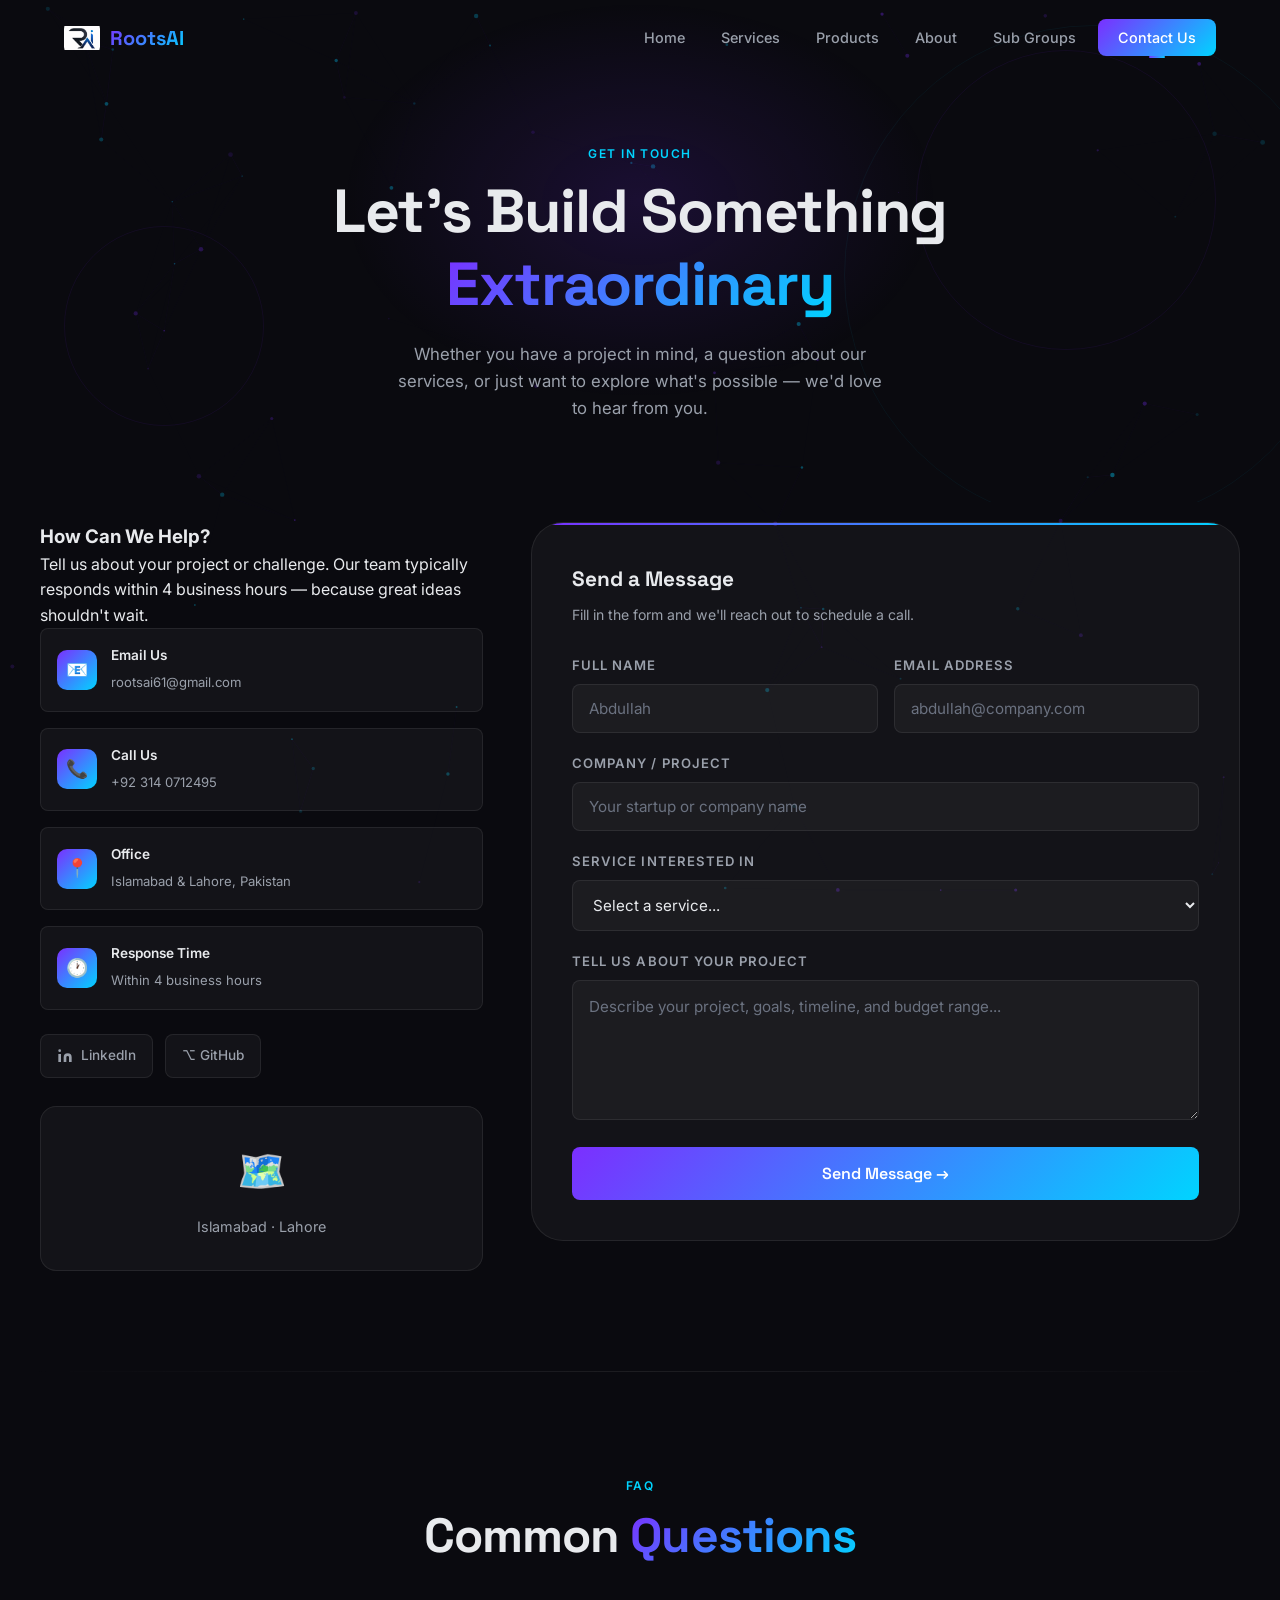
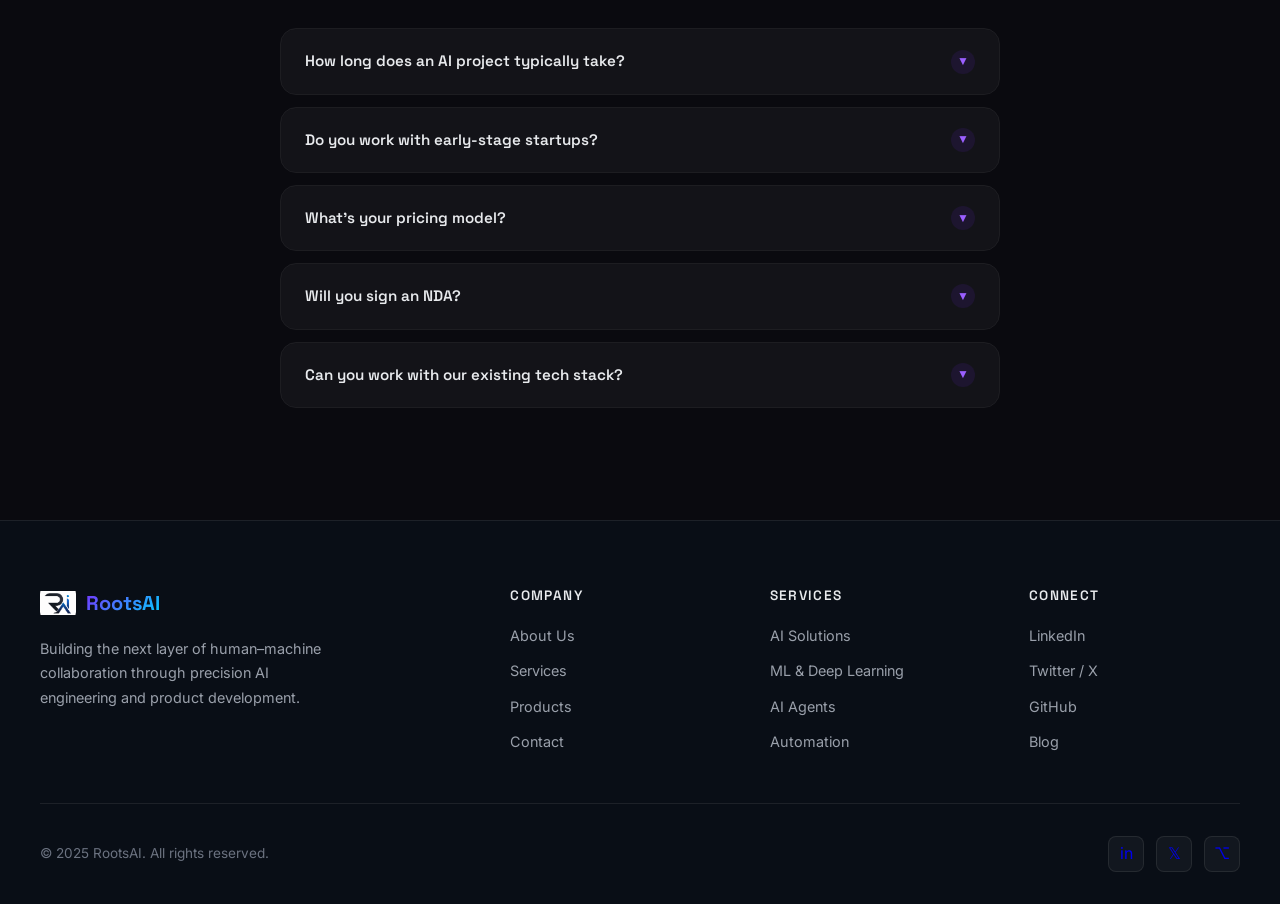
<file: contact.html>
<!DOCTYPE html>
<html lang="en">
<head>
  <meta charset="UTF-8" />
  <meta name="viewport" content="width=device-width, initial-scale=1.0" />
  <title>Contact Us — RootsAI</title>
  <meta name="description" content="Get in touch with RootsAI. Let's build something extraordinary together." />
  <link rel="stylesheet" href="css/style.css" />
  <link rel="icon" href="rootsai-logo.png" />
  <style>
    /* Floating background rings */
    .contact-bg-ring {
      position: absolute;
      border-radius: 50%;
      border: 1px solid rgba(123,47,255,0.08);
      pointer-events: none;
    }

    .ring1 { width: 300px; height: 300px; top: 10%; right: 5%; animation: rotateRing 20s linear infinite; }
    .ring2 { width: 500px; height: 500px; top: 5%; right: -5%; border-color: rgba(0,212,255,0.05); animation: rotateRing 30s linear infinite reverse; }
    .ring3 { width: 200px; height: 200px; bottom: 15%; left: 5%; animation: rotateRing 15s linear infinite; }

    @keyframes rotateRing {
      from { transform: rotate(0deg); }
      to { transform: rotate(360deg); }
    }

    /* FAQ styles */
    .faq-item {
      border: 1px solid var(--border);
      border-radius: var(--radius-md);
      overflow: hidden;
      margin-bottom: 12px;
      transition: var(--transition);
    }

    .faq-item:hover { border-color: rgba(123,47,255,0.3); }

    .faq-question {
      padding: 20px 24px;
      cursor: pointer;
      display: flex;
      align-items: center;
      justify-content: space-between;
      gap: 16px;
      font-family: var(--font-display);
      font-weight: 600;
      font-size: 0.95rem;
      color: var(--text-primary);
      background: var(--bg-card);
      transition: var(--transition);
      user-select: none;
    }

    .faq-question:hover { background: var(--bg-card-hover); }

    .faq-arrow {
      width: 24px; height: 24px;
      border-radius: 50%;
      background: rgba(123,47,255,0.1);
      display: flex; align-items: center; justify-content: center;
      font-size: 12px;
      flex-shrink: 0;
      transition: transform 0.3s ease;
      color: var(--violet-light);
    }

    .faq-item.open .faq-arrow { transform: rotate(180deg); }

    .faq-answer {
      max-height: 0;
      overflow: hidden;
      transition: max-height 0.4s ease, padding 0.3s ease;
      background: rgba(123,47,255,0.03);
    }

    .faq-item.open .faq-answer { max-height: 200px; }

    .faq-answer p {
      padding: 0 24px 20px;
      color: var(--text-secondary);
      font-size: 0.9rem;
      line-height: 1.7;
    }

    /* Map placeholder */
    .map-placeholder {
      background: var(--bg-card);
      border: 1px solid var(--border);
      border-radius: var(--radius-md);
      padding: 32px;
      text-align: center;
      margin-top: 24px;
    }

    .map-placeholder .map-icon {
      font-size: 2.5rem;
      margin-bottom: 12px;
    }

    .map-placeholder p {
      color: var(--text-secondary);
      font-size: 0.9rem;
    }

    /* Social links row */
    .social-links-row {
      display: flex;
      gap: 12px;
      margin-top: 24px;
      flex-wrap: wrap;
    }

    .social-link-btn {
      display: flex;
      align-items: center;
      gap: 8px;
      padding: 10px 16px;
      background: var(--bg-card);
      border: 1px solid var(--border);
      border-radius: var(--radius-sm);
      color: var(--text-secondary);
      font-size: 0.85rem;
      font-weight: 500;
      text-decoration: none;
      transition: var(--transition);
    }

    .social-link-btn:hover {
      border-color: var(--violet);
      color: var(--violet-light);
      background: rgba(123,47,255,0.06);
    }

    /* Success animation overlay on the form */
    .form-success-overlay {
      position: absolute;
      inset: 0;
      background: rgba(10,10,15,0.95);
      display: flex;
      flex-direction: column;
      align-items: center;
      justify-content: center;
      gap: 16px;
      border-radius: var(--radius-xl);
      opacity: 0;
      pointer-events: none;
      transition: opacity 0.4s ease;
      z-index: 10;
    }

    .form-success-overlay.show {
      opacity: 1;
      pointer-events: all;
    }

    .success-icon {
      font-size: 3rem;
      animation: bounceIn 0.6s cubic-bezier(0.34, 1.56, 0.64, 1) both;
    }

    @keyframes bounceIn {
      from { transform: scale(0); opacity: 0; }
      to { transform: scale(1); opacity: 1; }
    }

    .success-title {
      font-family: var(--font-display);
      font-size: 1.4rem;
      font-weight: 700;
      color: var(--text-primary);
    }

    .success-text {
      color: var(--text-secondary);
      font-size: 0.9rem;
      text-align: center;
      max-width: 280px;
    }

    .success-reset {
      padding: 10px 24px;
      background: var(--gradient-hero);
      border: none;
      border-radius: var(--radius-sm);
      color: white;
      font-family: var(--font-display);
      font-size: 0.9rem;
      font-weight: 600;
      cursor: pointer;
      margin-top: 8px;
    }
  </style>
</head>
<body>

<canvas id="particle-canvas"></canvas>
<div class="page-transition"></div>

<!-- NAVBAR -->
<nav class="navbar">
  <div class="nav-container">
    <a href="index.html" class="nav-logo">
      <img src="rootsai-logo.png" alt="RootsAI" class="nav-logo-icon" style="background:transparent;object-fit:contain;" />
      <span class="nav-logo-text">RootsAI</span>
    </a>
    <ul class="nav-links">
      <li><a href="index.html">Home</a></li>
      <li><a href="services.html">Services</a></li>
      <li><a href="products.html">Products</a></li>
      <li><a href="about.html">About</a></li>
      <li><a href="subgroups.html">Sub Groups</a></li>
      <li><a href="contact.html" class="active nav-cta">Contact Us</a></li>
    </ul>
    <div class="hamburger" id="hamburger"><span></span><span></span><span></span></div>
  </div>
</nav>
<div class="mobile-menu" id="mobile-menu">
  <button class="mobile-close" id="mobile-close">✕</button>
  <a href="index.html">Home</a>
  <a href="services.html">Services</a>
  <a href="products.html">Products</a>
  <a href="about.html">About</a>
  <a href="subgroups.html">Sub Groups</a>
  <a href="contact.html">Contact Us</a>
</div>

<div class="page-wrapper">

  <!-- PAGE HERO -->
  <div class="page-hero" style="position:relative;overflow:hidden;">
    <!-- Floating rings background -->
    <div class="contact-bg-ring ring1"></div>
    <div class="contact-bg-ring ring2"></div>
    <div class="contact-bg-ring ring3"></div>

    <div class="page-hero-bg"></div>
    <div class="container" style="position:relative;z-index:2;">
      <span class="section-eyebrow">Get in Touch</span>
      <h1 class="section-title" style="font-size:clamp(2.2rem,5vw,3.8rem);margin-bottom:20px;">
        Let's Build Something<br /><span>Extraordinary</span>
      </h1>
      <p style="color:var(--text-secondary);font-size:1.05rem;max-width:500px;margin:0 auto;">
        Whether you have a project in mind, a question about our services, or just want to explore what's possible — we'd love to hear from you.
      </p>
    </div>
  </div>

  <!-- CONTACT SECTION -->
  <section class="section" style="padding-top:20px;">
    <div class="container">
      <div class="contact-grid">

        <!-- Left: Info -->
        <div>
          <h3>How Can We Help?</h3>
          <p>Tell us about your project or challenge. Our team typically responds within 4 business hours — because great ideas shouldn't wait.</p>

          <div class="contact-methods">
            <div class="contact-method reveal reveal-delay-1">
              <div class="contact-method-icon">📧</div>
              <div class="contact-method-text">
                <strong>Email Us</strong>
                <span>rootsai61@gmail.com</span>
              </div>
            </div>
            <div class="contact-method reveal reveal-delay-2">
              <div class="contact-method-icon">📞</div>
              <div class="contact-method-text">
                <strong>Call Us</strong>
                <span>+92 314 0712495</span>
              </div>
            </div>
            <div class="contact-method reveal reveal-delay-3">
              <div class="contact-method-icon">📍</div>
              <div class="contact-method-text">
                <strong>Office</strong>
                <span>Islamabad & Lahore, Pakistan</span>
              </div>
            </div>
            <div class="contact-method reveal reveal-delay-4">
              <div class="contact-method-icon">🕐</div>
              <div class="contact-method-text">
                <strong>Response Time</strong>
                <span>Within 4 business hours</span>
              </div>
            </div>
          </div>

          <!-- Social links -->
          <div class="social-links-row reveal">
            <a href="#" class="social-link-btn">
              <svg width="16" height="16" viewBox="0 0 24 24" fill="currentColor"><path d="M16 8a6 6 0 0 1 6 6v7h-4v-7a2 2 0 0 0-2-2 2 2 0 0 0-2 2v7h-4v-7a6 6 0 0 1 6-6zM2 9h4v12H2z"/><circle cx="4" cy="4" r="2"/></svg>
              LinkedIn
            </a>
            <a href="https://github.com/RootsAI-61" class="social-link-btn">⌥ GitHub</a>
          </div>

          <!-- Map placeholder -->
          <div class="map-placeholder reveal" style="margin-top:28px;">
            <div class="map-icon">🗺️</div>
            <p>Islamabad · Lahore </p>
          </div>
        </div>

        <!-- Right: Form -->
        <div class="reveal" style="position:relative;">
          <div class="contact-form-card" style="position:relative;">

            <!-- Success Overlay -->
            <div class="form-success-overlay" id="form-success">
              <div class="success-icon">🚀</div>
              <h3 class="success-title">Message Sent!</h3>
              <p class="success-text">Thanks for reaching out. We'll get back to you within 4 business hours.</p>
              <button class="success-reset" onclick="resetForm()">Send Another</button>
            </div>

            <h3 style="font-family:var(--font-display);font-size:1.3rem;font-weight:700;color:var(--text-primary);margin-bottom:8px;">Send a Message</h3>
            <p style="color:var(--text-secondary);font-size:0.88rem;margin-bottom:28px;">Fill in the form and we'll reach out to schedule a call.</p>

            <form id="contact-form" action="https://formspree.io/f/xeebjppj" method="POST" novalidate>

              <div class="form-row">
                <div class="form-group">
                  <label class="form-label" for="name">Full Name</label>
                  <input type="text" id="name" name="name" class="form-input" placeholder="Abdullah" autocomplete="name" required />
                  <span class="form-error-msg" id="name-error"><span>⚠</span><span>Please enter your name</span></span>
                </div>
                <div class="form-group">
                  <label class="form-label" for="email">Email Address</label>
                  <input type="email" id="email" name="email" class="form-input" placeholder="abdullah@company.com" autocomplete="email" required />
                  <span class="form-error-msg" id="email-error"><span>⚠</span><span>Please enter a valid email</span></span>
                </div>
              </div>

              <div class="form-group">
                <label class="form-label" for="company">Company / Project</label>
                <input type="text" id="company" name="company" class="form-input" placeholder="Your startup or company name" />
              </div>

              <div class="form-group">
                <label class="form-label" for="service">Service Interested In</label>
                <select id="service" name="service" class="form-input" style="cursor:pointer;appearance:auto;">
                  <option value="" disabled selected>Select a service...</option>
                  <option>AI Solutions</option>
                  <option>Machine Learning</option>
                  <option>Deep Learning</option>
                  <option>Computer Vision</option>
                  <option>AI Agents</option>
                  <option>AI Automation</option>
                  <option>AI Chatbot Development</option>
                  <option>N8N Automation</option>
                  <option>Twilio Integration</option>
                  <option>Web Development</option>
                  <option>Data Science</option>
                  <option>UI/UX Design</option>
                  <option>Other</option>
                </select>
              </div>

              <div class="form-group">
                <label class="form-label" for="message">Tell Us About Your Project</label>
                <textarea id="message" name="message" class="form-textarea" placeholder="Describe your project, goals, timeline, and budget range..." required></textarea>
                <span class="form-error-msg" id="message-error"><span>⚠</span><span>Please tell us a bit about your project</span></span>
              </div>

              <input type="hidden" name="_subject" value="New inquiry from RootsAI website" />

              <button type="submit" class="submit-btn">
                <div class="spinner"></div>
                <span class="btn-text">Send Message →</span>
              </button>

            </form>
          </div>
        </div>

      </div>
    </div>
  </section>

  <div class="section-divider"></div>

  <!-- FAQ SECTION -->
  <section class="section">
    <div class="container">
      <div class="section-header reveal">
        <span class="section-eyebrow">FAQ</span>
        <h2 class="section-title">Common <span>Questions</span></h2>
      </div>

      <div style="max-width:720px;margin:0 auto;">

        <div class="faq-item reveal">
          <div class="faq-question" onclick="toggleFaq(this)">
            How long does an AI project typically take?
            <span class="faq-arrow">▼</span>
          </div>
          <div class="faq-answer">
            <p>Timelines vary by scope. A focused AI chatbot or automation can be production-ready in 4–6 weeks. More complex ML systems or full products typically take 8–16 weeks. We always share a detailed project timeline after the discovery call.</p>
          </div>
        </div>

        <div class="faq-item reveal reveal-delay-1">
          <div class="faq-question" onclick="toggleFaq(this)">
            Do you work with early-stage startups?
            <span class="faq-arrow">▼</span>
          </div>
          <div class="faq-answer">
            <p>Absolutely. We love working with founders at the idea stage through to scale. We offer flexible engagement models — from short advisory sprints to full-team embedding — that fit early-stage budgets and timelines.</p>
          </div>
        </div>

        <div class="faq-item reveal reveal-delay-2">
          <div class="faq-question" onclick="toggleFaq(this)">
            What's your pricing model?
            <span class="faq-arrow">▼</span>
          </div>
          <div class="faq-answer">
            <p>We work on project-based fixed pricing or monthly retainers depending on the engagement type. After the discovery call, we send a detailed scoping document with transparent pricing. No hidden fees, ever.</p>
          </div>
        </div>

        <div class="faq-item reveal reveal-delay-3">
          <div class="faq-question" onclick="toggleFaq(this)">
            Will you sign an NDA?
            <span class="faq-arrow">▼</span>
          </div>
          <div class="faq-answer">
            <p>Yes, always. We take client confidentiality very seriously. An NDA is standard practice for every engagement at RootsAI, signed before any technical discussions begin.</p>
          </div>
        </div>

        <div class="faq-item reveal reveal-delay-4">
          <div class="faq-question" onclick="toggleFaq(this)">
            Can you work with our existing tech stack?
            <span class="faq-arrow">▼</span>
          </div>
          <div class="faq-answer">
            <p>Yes. We're stack-agnostic and integrate with your existing infrastructure. Whether you're on AWS, GCP, Azure, or a custom setup — we adapt, not the other way around.</p>
          </div>
        </div>

      </div>
    </div>
  </section>

  <!-- FOOTER -->
  <footer class="footer">
    <div class="footer-grid">
      <div class="footer-brand">
        <a href="index.html" class="nav-logo"><img src="rootsai-logo.png" alt="RootsAI" class="nav-logo-icon" style="background:transparent;object-fit:contain;" /><span class="nav-logo-text">RootsAI</span></a>
        <p>Building the next layer of human–machine collaboration through precision AI engineering and product development.</p>
      </div>
      <div class="footer-col"><h4>Company</h4><ul><li><a href="about.html">About Us</a></li><li><a href="services.html">Services</a></li><li><a href="products.html">Products</a></li><li><a href="contact.html">Contact</a></li></ul></div>
      <div class="footer-col"><h4>Services</h4><ul><li><a href="services.html">AI Solutions</a></li><li><a href="services.html">ML & Deep Learning</a></li><li><a href="services.html">AI Agents</a></li><li><a href="services.html">Automation</a></li></ul></div>
      <div class="footer-col"><h4>Connect</h4><ul><li><a href="#">LinkedIn</a></li><li><a href="#">Twitter / X</a></li><li><a href="#">GitHub</a></li><li><a href="#">Blog</a></li></ul></div>
    </div>
    <div class="footer-bottom">
      <p>© 2025 RootsAI. All rights reserved.</p>
      <div class="footer-socials">
        <a class="social-btn" href="#">in</a>
        <a class="social-btn" href="#">𝕏</a>
        <a class="social-btn" href="#">⌥</a>
      </div>
    </div>
  </footer>

</div>
<script src="js/script.js"></script>
<script>
  /* FAQ Toggle */
  function toggleFaq(questionEl) {
    const item = questionEl.closest('.faq-item');
    const isOpen = item.classList.contains('open');
    // Close all
    document.querySelectorAll('.faq-item').forEach(i => i.classList.remove('open'));
    // Toggle current
    if (!isOpen) item.classList.add('open');
  }

  /* Override contact form for success overlay + real submission via Formspree */
  document.addEventListener('DOMContentLoaded', () => {
    const form = document.getElementById('contact-form');
    if (!form) return;

    const nameField = document.getElementById('name');
    const emailField = document.getElementById('email');
    const messageField = document.getElementById('message');

    const emailPattern = /^[^\s@]+@[^\s@]+\.[^\s@]+$/;

    function setFieldError(field, errorEl, hasError) {
      field.classList.toggle('field-error', hasError);
      if (errorEl) errorEl.classList.toggle('show', hasError);
    }

    function clearFieldError(field, errorEl) {
      setFieldError(field, errorEl, false);
    }

    // Clear error state as soon as the user starts fixing a field
    [nameField, emailField, messageField].forEach((field) => {
      field.addEventListener('input', () => {
        const errorEl = document.getElementById(`${field.id}-error`);
        if (field.value.trim()) clearFieldError(field, errorEl);
      });
    });

    form.addEventListener('submit', (e) => {
      e.preventDefault();

      const name = nameField.value.trim();
      const email = emailField.value.trim();
      const message = messageField.value.trim();

      const nameError = document.getElementById('name-error');
      const emailError = document.getElementById('email-error');
      const messageError = document.getElementById('message-error');

      const nameInvalid = !name;
      const emailInvalid = !email || !emailPattern.test(email);
      const messageInvalid = !message;

      setFieldError(nameField, nameError, nameInvalid);
      setFieldError(emailField, emailError, emailInvalid);
      setFieldError(messageField, messageError, messageInvalid);

      if (nameInvalid || emailInvalid || messageInvalid) {
        const missing = [];
        if (nameInvalid) missing.push('name');
        if (emailInvalid) missing.push('a valid email');
        if (messageInvalid) missing.push('a project message');
        showToast(`Please fill in ${missing.join(', ')} before sending.`, 'error');
        return;
      }

      const btn = form.querySelector('.submit-btn');
      btn.classList.add('loading');

      fetch(form.action, {
        method: 'POST',
        body: new FormData(form),
        headers: { 'Accept': 'application/json' }
      })
        .then((response) => {
          btn.classList.remove('loading');
          if (response.ok) {
            document.getElementById('form-success').classList.add('show');
          } else {
            showToast('Something went wrong. Please try again or email us directly.', 'error');
          }
        })
        .catch(() => {
          btn.classList.remove('loading');
          showToast('Something went wrong. Please try again or email us directly.', 'error');
        });
    });
  });

  function resetForm() {
    document.getElementById('form-success').classList.remove('show');
    document.getElementById('contact-form').reset();
    const btn = document.querySelector('.submit-btn');
    btn.classList.remove('success');
    btn.querySelector('.btn-text').textContent = 'Send Message →';
  }

  function showToast(msg, type) {
    let t = document.querySelector('.toast');
    if (!t) { t = document.createElement('div'); t.className = 'toast'; document.body.appendChild(t); }
    t.className = 'toast' + (type === 'error' ? ' toast-error' : '');
    const icon = type === 'error' ? '⛔' : 'ℹ️';
    t.innerHTML = `<span class="toast-icon">${icon}</span><span>${msg}</span>`;
    t.classList.add('show');
    setTimeout(() => t.classList.remove('show'), 4000);
  }
</script>
</body>
</html>
</file>
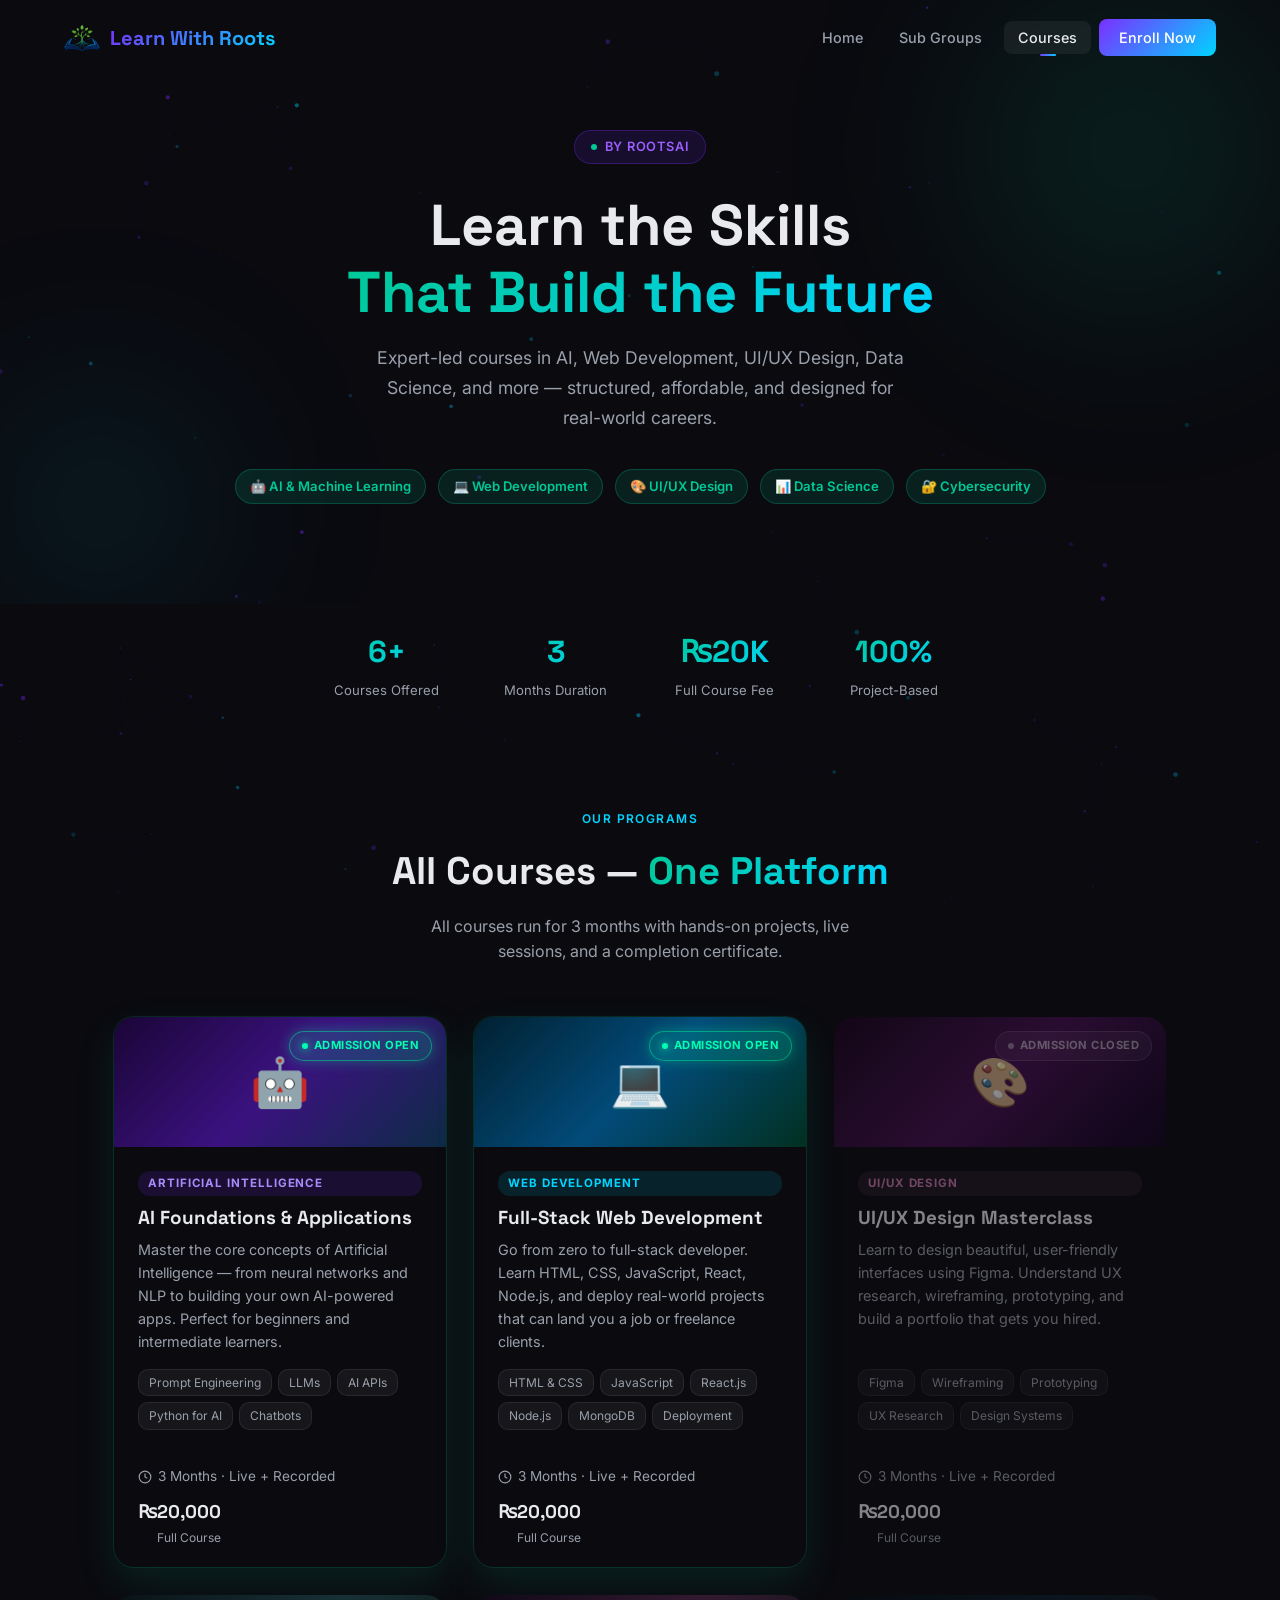
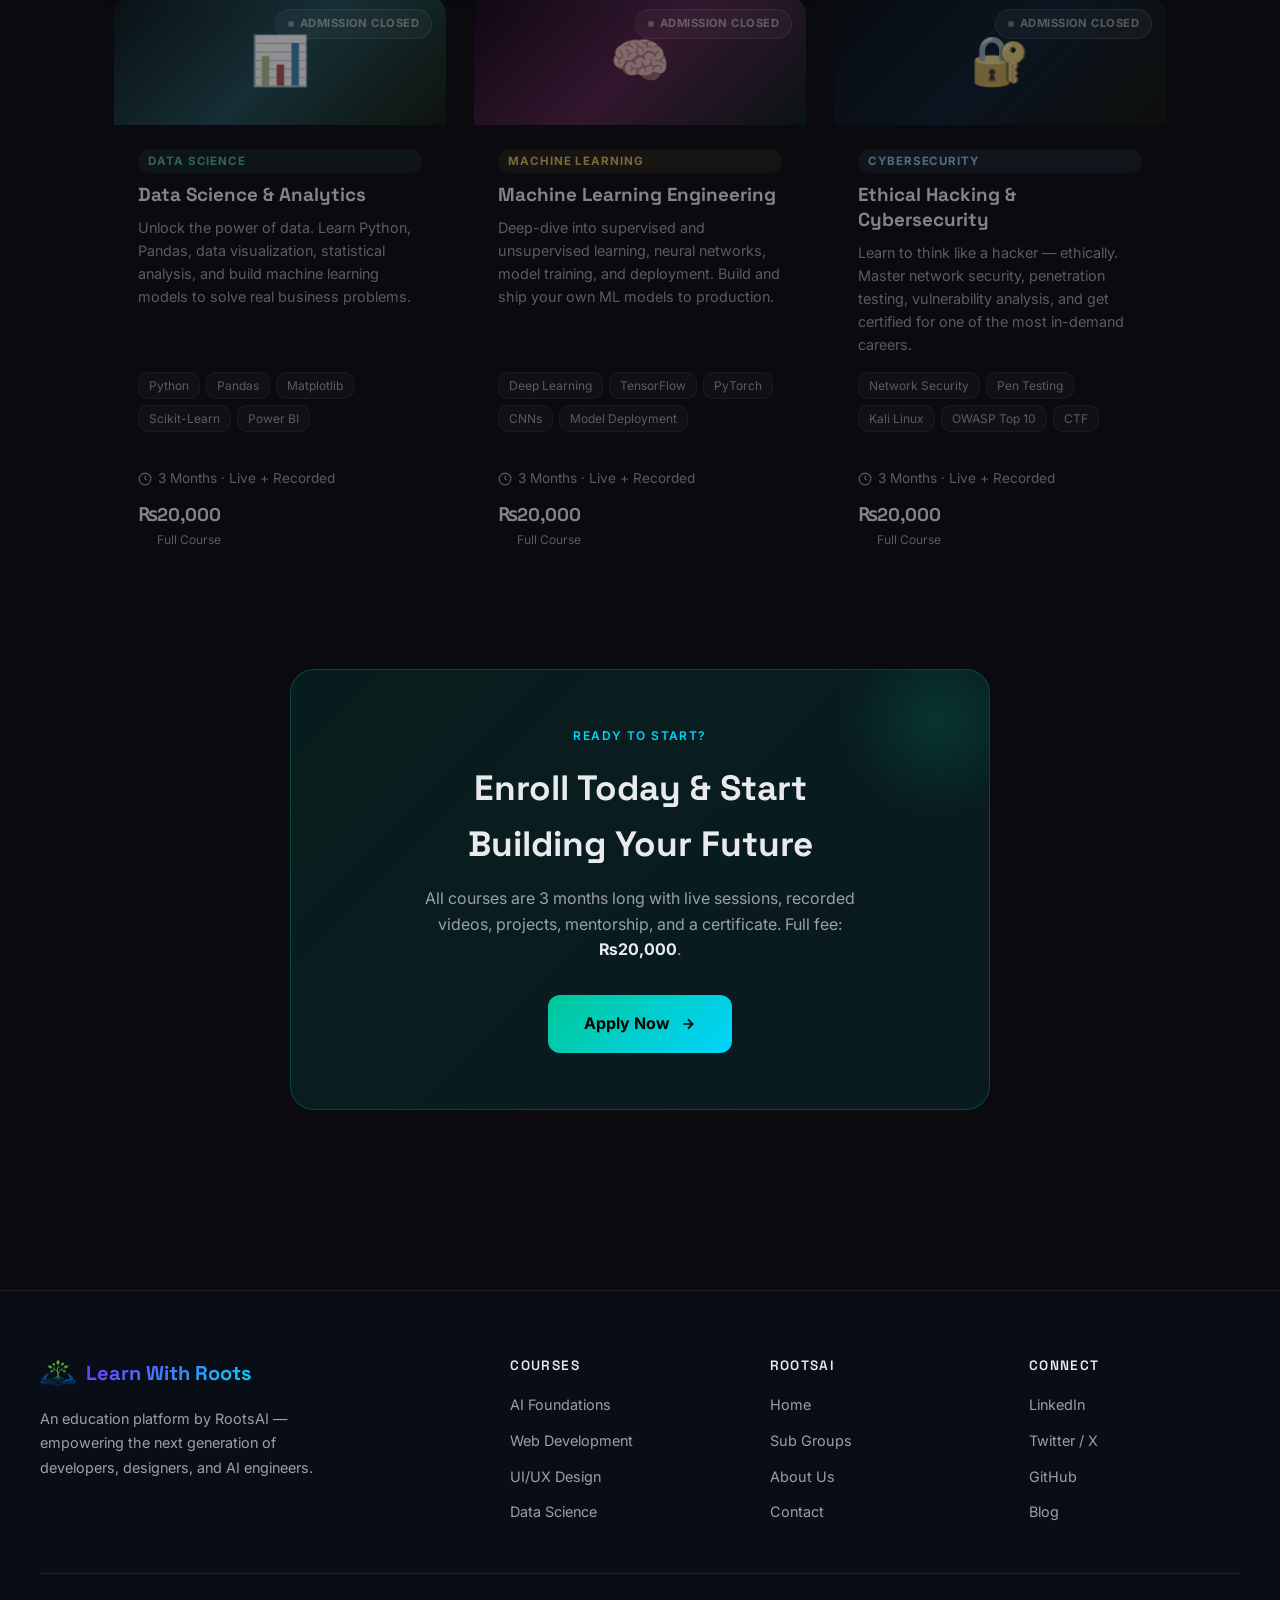
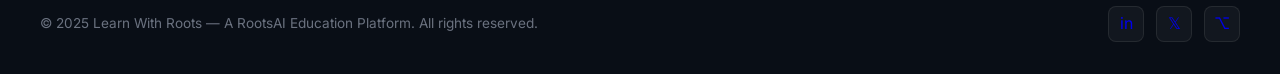
<file: learnwithroots.html>
<!DOCTYPE html>
<html lang="en">
<head>
  <meta charset="UTF-8" />
  <meta name="viewport" content="width=device-width, initial-scale=1.0" />
  <title>Learn With Roots — Courses</title>
  <meta name="description" content="Expert-led courses in AI, Web Development, UI/UX Design and more. Join Learn With Roots to upskill for the future." />
  <link rel="stylesheet" href="css/style.css" />
  <link rel="icon" href="lwr-logo.png" />
  <style>
    /* ── Learn With Roots brand overrides ── */
    :root {
      --lwr-green: #00C896;
      --lwr-teal:  #00D4FF;
    }

    .lwr-navbar .nav-logo-icon { background: transparent !important; }
    .lwr-brand-text { background: linear-gradient(135deg, #00C896, #00D4FF); -webkit-background-clip: text; -webkit-text-fill-color: transparent; background-clip: text; }

    /* Hero */
    .lwr-hero {
      min-height: 52vh;
      display: flex;
      align-items: center;
      justify-content: center;
      text-align: center;
      padding: 130px 24px 60px;
      position: relative;
      overflow: hidden;
    }
    .lwr-hero h1 {
      font-family: var(--font-display);
      font-size: clamp(2rem, 5.5vw, 3.6rem);
      font-weight: 800;
      color: var(--text-primary);
      margin-bottom: 18px;
      line-height: 1.15;
    }
    .lwr-hero p {
      color: var(--text-secondary);
      font-size: 1.1rem;
      max-width: 540px;
      margin: 0 auto 36px;
      line-height: 1.7;
    }
    .lwr-hero-badges {
      display: flex;
      gap: 12px;
      justify-content: center;
      flex-wrap: wrap;
      margin-bottom: 40px;
    }
    .lwr-badge {
      background: rgba(0,200,150,0.12);
      color: var(--lwr-green);
      border: 1px solid rgba(0,200,150,0.25);
      border-radius: 20px;
      font-size: 0.82rem;
      font-weight: 600;
      padding: 6px 14px;
    }

    /* Stats */
    .lwr-stats {
      display: grid;
      grid-template-columns: repeat(auto-fit, minmax(140px, 1fr));
      gap: 24px;
      max-width: 700px;
      margin: 0 auto 80px;
      padding: 0 24px;
    }
    .lwr-stat {
      background: var(--card-bg);
      border: 1px solid var(--card-border);
      border-radius: 16px;
      padding: 24px 16px;
      text-align: center;
    }
    .lwr-stat-num {
      font-family: var(--font-display);
      font-size: 1.9rem;
      font-weight: 800;
      background: linear-gradient(135deg, #00C896, #00D4FF);
      -webkit-background-clip: text;
      -webkit-text-fill-color: transparent;
      background-clip: text;
    }
    .lwr-stat-label {
      color: var(--text-secondary);
      font-size: 0.82rem;
      margin-top: 4px;
    }

    /* Courses Grid */
    .courses-section {
      padding: 0 24px 100px;
      max-width: 1100px;
      margin: 0 auto;
    }
    .courses-section-header {
      text-align: center;
      margin-bottom: 52px;
    }
    .courses-section-header h2 {
      font-family: var(--font-display);
      font-size: clamp(1.6rem, 3.5vw, 2.4rem);
      font-weight: 700;
      color: var(--text-primary);
      margin-bottom: 12px;
    }
    .courses-section-header p {
      color: var(--text-secondary);
      font-size: 1rem;
      max-width: 480px;
      margin: 0 auto;
    }
    .courses-grid {
      display: grid;
      grid-template-columns: repeat(auto-fit, minmax(300px, 1fr));
      gap: 28px;
    }
    .course-card {
      background: var(--card-bg);
      border: 1px solid var(--card-border);
      border-radius: 20px;
      overflow: hidden;
      transition: transform 0.3s, box-shadow 0.3s, border-color 0.3s, opacity 0.3s;
      display: flex;
      flex-direction: column;
      position: relative;
    }
    .course-card:hover {
      transform: translateY(-6px);
      box-shadow: 0 20px 50px rgba(0,200,150,0.15);
      border-color: rgba(0,200,150,0.3);
    }
    .course-banner {
      height: 130px;
      display: flex;
      align-items: center;
      justify-content: center;
      font-size: 3rem;
      position: relative;
      overflow: hidden;
    }
    .course-body {
      padding: 24px 24px 20px;
      flex: 1;
      display: flex;
      flex-direction: column;
    }
    .course-cat {
      display: inline-block;
      font-size: 0.72rem;
      font-weight: 700;
      letter-spacing: 0.08em;
      text-transform: uppercase;
      padding: 3px 10px;
      border-radius: 12px;
      margin-bottom: 10px;
    }
    .course-card h3 {
      font-family: var(--font-display);
      font-size: 1.18rem;
      font-weight: 700;
      color: var(--text-primary);
      margin-bottom: 8px;
      line-height: 1.3;
    }
    .course-card p {
      color: var(--text-secondary);
      font-size: 0.9rem;
      line-height: 1.6;
      margin-bottom: 16px;
      flex: 1;
    }
    .course-topics {
      display: flex;
      flex-wrap: wrap;
      gap: 6px;
      margin-bottom: 20px;
    }
    .topic-tag {
      background: rgba(255,255,255,0.05);
      border: 1px solid rgba(255,255,255,0.08);
      color: var(--text-secondary);
      font-size: 0.75rem;
      padding: 3px 10px;
      border-radius: 10px;
    }
    .course-meta {
      display: flex;
      align-items: center;
      justify-content: space-between;
      padding-top: 16px;
      border-top: 1px solid var(--card-border);
      flex-wrap: wrap;
      gap: 10px;
    }
    .course-duration {
      display: flex;
      align-items: center;
      gap: 6px;
      color: var(--text-secondary);
      font-size: 0.85rem;
    }
    .course-pricing {
      text-align: right;
    }
    .price-full {
      font-family: var(--font-display);
      font-size: 1.15rem;
      font-weight: 700;
      color: var(--text-primary);
    }
    .price-note {
      color: var(--text-secondary);
      font-size: 0.75rem;
      margin-top: 1px;
    }
    .price-tag-monthly {
      display: none;
    }

    /* Admission status badges */
    .admission-badge {
      position: absolute;
      top: 14px;
      right: 14px;
      font-size: 0.7rem;
      font-weight: 700;
      letter-spacing: 0.04em;
      text-transform: uppercase;
      padding: 5px 12px;
      border-radius: 100px;
      z-index: 2;
      display: flex;
      align-items: center;
      gap: 6px;
    }
    .admission-badge .dot-pulse {
      width: 6px; height: 6px;
      border-radius: 50%;
      flex-shrink: 0;
    }
    .admission-badge.open {
      background: rgba(0, 230, 150, 0.16);
      border: 1px solid rgba(0, 230, 150, 0.5);
      color: #00ffb0;
      box-shadow: 0 0 14px rgba(0, 230, 150, 0.35);
    }
    .admission-badge.open .dot-pulse {
      background: #00ffb0;
      box-shadow: 0 0 8px #00ffb0;
      animation: pulse 1.6s ease-in-out infinite;
    }
    .admission-badge.closed {
      background: rgba(255, 255, 255, 0.06);
      border: 1px solid rgba(255, 255, 255, 0.12);
      color: rgba(255, 255, 255, 0.55);
    }
    .admission-badge.closed .dot-pulse {
      background: rgba(255, 255, 255, 0.4);
    }

    .course-card.is-closed {
      opacity: 0.55;
      filter: grayscale(0.5);
    }
    .course-card.is-closed:hover {
      opacity: 0.75;
      transform: none;
      box-shadow: none;
      border-color: var(--card-border);
    }
    .course-card.is-open {
      border-color: rgba(0, 230, 150, 0.35);
      box-shadow: 0 0 0 1px rgba(0, 230, 150, 0.12), 0 16px 40px rgba(0, 200, 150, 0.12);
    }

    /* Banner color themes */
    .banner-ai    { background: linear-gradient(135deg, #1a0536 0%, #3b1280 50%, #0d2b45 100%); }
    .banner-web   { background: linear-gradient(135deg, #012030 0%, #024b7a 50%, #013020 100%); }
    .banner-uiux  { background: linear-gradient(135deg, #2a0030 0%, #6b0080 50%, #1a0036 100%); }
    .banner-data  { background: linear-gradient(135deg, #001a20 0%, #005566 50%, #0a2000 100%); }
    .banner-ml    { background: linear-gradient(135deg, #200030 0%, #7b1560 50%, #002020 100%); }
    .banner-cyber { background: linear-gradient(135deg, #001018 0%, #002040 50%, #101800 100%); }

    /* Cat badge colors */
    .cat-ai     { background: rgba(123,47,255,0.15); color: #a78bfa; }
    .cat-web    { background: rgba(0,212,255,0.12);  color: #00D4FF; }
    .cat-uiux   { background: rgba(255,100,200,0.12);color: #ff64c8; }
    .cat-data   { background: rgba(0,200,150,0.12);  color: #00C896; }
    .cat-ml     { background: rgba(255,180,0,0.12);  color: #ffb400; }
    .cat-cyber  { background: rgba(100,200,255,0.12);color: #64c8ff; }

    /* Enrollment CTA */
    .enroll-section {
      background: linear-gradient(135deg, rgba(0,200,150,0.1), rgba(0,212,255,0.08));
      border: 1px solid rgba(0,200,150,0.25);
      border-radius: 24px;
      padding: 56px 40px;
      text-align: center;
      max-width: 700px;
      margin: 0 auto 80px;
      position: relative;
      overflow: hidden;
    }
    .enroll-section h2 {
      font-family: var(--font-display);
      font-size: clamp(1.6rem, 3vw, 2.2rem);
      font-weight: 700;
      color: var(--text-primary);
      margin-bottom: 14px;
    }
    .enroll-section p {
      color: var(--text-secondary);
      margin-bottom: 32px;
      max-width: 460px;
      margin-left: auto;
      margin-right: auto;
    }
    .btn-lwr {
      display: inline-flex;
      align-items: center;
      gap: 10px;
      background: linear-gradient(135deg, #00C896, #00D4FF);
      color: #000;
      font-weight: 700;
      font-size: 1rem;
      padding: 16px 36px;
      border-radius: 12px;
      text-decoration: none;
      transition: opacity 0.2s, transform 0.2s;
    }
    .btn-lwr:hover { opacity: 0.9; transform: translateY(-2px); }

    /* Responsive */
    @media (max-width: 768px) {
      .lwr-hero { padding: 110px 20px 48px; min-height: auto; }
      .lwr-hero p { font-size: 1rem; }
      .lwr-stats {
        grid-template-columns: repeat(2, 1fr);
        gap: 16px;
        margin-bottom: 56px;
      }
      .lwr-stat { padding: 18px 12px; }
      .lwr-stat-num { font-size: 1.5rem; }
      .courses-section { padding: 0 20px 70px; }
      .courses-grid { grid-template-columns: 1fr; gap: 20px; }
      .course-banner { height: 110px; font-size: 2.4rem; }
      .course-body { padding: 20px 20px 18px; }
      .course-meta { flex-direction: column; align-items: flex-start; gap: 12px; }
      .course-pricing { text-align: left; }
      .enroll-section { padding: 40px 24px; margin: 0 20px 60px; }
      .enroll-section h2 { font-size: 1.5rem; }
    }

    @media (max-width: 480px) {
      .lwr-hero { padding: 100px 16px 40px; }
      .lwr-hero-badges { gap: 8px; }
      .lwr-badge { font-size: 0.74rem; padding: 5px 11px; }
      .lwr-stats { grid-template-columns: 1fr 1fr; padding: 0 16px; }
      .course-banner { height: 90px; font-size: 2rem; }
      .enroll-section { padding: 32px 18px; }
      .btn-lwr { width: 100%; justify-content: center; padding: 14px 24px; }
    }
  </style>
</head>
<body>

<canvas id="particle-canvas"></canvas>
<div class="page-transition"></div>

<!-- NAVBAR -->
<nav class="navbar lwr-navbar">
  <div class="nav-container">
    <a href="subgroups.html" class="nav-logo">
      <img src="lwr-logo.png" alt="Learn With Roots" class="nav-logo-icon" style="background:transparent;object-fit:contain;" />
      <span class="nav-logo-text">Learn With Roots</span>
    </a>
    <ul class="nav-links">
      <li><a href="index.html"> Home</a></li>
      <li><a href="subgroups.html">Sub Groups</a></li>
      <li><a href="learnwithroots.html" class="active">Courses</a></li>
      <li><a href="https://wa.me/923140712495" class="nav-cta" target="_blank" rel="noopener">Enroll Now</a></li>
    </ul>
    <div class="hamburger" id="hamburger">
      <span></span><span></span><span></span>
    </div>
  </div>
</nav>

<!-- Mobile Menu -->
<div class="mobile-menu" id="mobile-menu">
  <button class="mobile-close" id="mobile-close">✕</button>
  <a href="index.html"> Home</a>
  <a href="subgroups.html">Sub Groups</a>
  <a href="learnwithroots.html">Courses</a>
  <a href="https://wa.me/923140712495" target="_blank" rel="noopener">Enroll Now</a>
</div>

<div class="page-wrapper">

  <!-- HERO -->
  <section class="lwr-hero">
    <div class="hero-bg-orb orb1" style="background:radial-gradient(circle,rgba(0,200,150,0.15),transparent 70%);"></div>
    <div class="hero-bg-orb orb2" style="background:radial-gradient(circle,rgba(0,212,255,0.1),transparent 70%);"></div>
    <div class="hero-content">
      <div class="hero-eyebrow"><span class="dot" style="background:#00C896;"></span> by RootsAI</div>
      <h1>
        Learn the Skills<br />
        <span class="lwr-brand-text">That Build the Future</span>
      </h1>
      <p>Expert-led courses in AI, Web Development, UI/UX Design, Data Science, and more — structured, affordable, and designed for real-world careers.</p>
      <div class="lwr-hero-badges">
        <span class="lwr-badge">🤖 AI & Machine Learning</span>
        <span class="lwr-badge">💻 Web Development</span>
        <span class="lwr-badge">🎨 UI/UX Design</span>
        <span class="lwr-badge">📊 Data Science</span>
        <span class="lwr-badge">🔐 Cybersecurity</span>
      </div>
    </div>
  </section>

  <!-- STATS -->
  <div class="lwr-stats reveal">
    <div class="lwr-stat">
      <div class="lwr-stat-num">6+</div>
      <div class="lwr-stat-label">Courses Offered</div>
    </div>
    <div class="lwr-stat">
      <div class="lwr-stat-num">3</div>
      <div class="lwr-stat-label">Months Duration</div>
    </div>
    <div class="lwr-stat">
      <div class="lwr-stat-num">₨20K</div>
      <div class="lwr-stat-label">Full Course Fee</div>
    </div>
    <div class="lwr-stat">
      <div class="lwr-stat-num">100%</div>
      <div class="lwr-stat-label">Project-Based</div>
    </div>
  </div>

  <!-- COURSES -->
  <div class="courses-section">
    <div class="courses-section-header reveal">
      <span class="section-eyebrow">Our Programs</span>
      <h2>All Courses — <span style="background:linear-gradient(135deg,#00C896,#00D4FF);-webkit-background-clip:text;-webkit-text-fill-color:transparent;background-clip:text;">One Platform</span></h2>
      <p>All courses run for 3 months with hands-on projects, live sessions, and a completion certificate.</p>
    </div>

    <div class="courses-grid">

      <!-- AI Course -->
      <div class="course-card is-open reveal">
        <span class="admission-badge open"><span class="dot-pulse"></span>Admission Open</span>
        <div class="course-banner banner-ai">🤖</div>
        <div class="course-body">
          <span class="course-cat cat-ai">Artificial Intelligence</span>
          <h3>AI Foundations & Applications</h3>
          <p>Master the core concepts of Artificial Intelligence — from neural networks and NLP to building your own AI-powered apps. Perfect for beginners and intermediate learners.</p>
          <div class="course-topics">
            <span class="topic-tag">Prompt Engineering</span>
            <span class="topic-tag">LLMs</span>
            <span class="topic-tag">AI APIs</span>
            <span class="topic-tag">Python for AI</span>
            <span class="topic-tag">Chatbots</span>
          </div>
          <div class="course-meta">
            <div class="course-duration">
              <svg width="14" height="14" fill="none" stroke="currentColor" stroke-width="2" viewBox="0 0 24 24"><circle cx="12" cy="12" r="10"/><path d="M12 6v6l4 2"/></svg>
              3 Months · Live + Recorded
            </div>
            <div class="course-pricing">
              <div class="price-full">₨20,000</div>
              <div class="price-note">Full Course</div>
            </div>
          </div>
        </div>
      </div>

      <!-- Web Dev Course -->
      <div class="course-card is-open reveal reveal-delay-1">
        <span class="admission-badge open"><span class="dot-pulse"></span>Admission Open</span>
        <div class="course-banner banner-web">💻</div>
        <div class="course-body">
          <span class="course-cat cat-web">Web Development</span>
          <h3>Full-Stack Web Development</h3>
          <p>Go from zero to full-stack developer. Learn HTML, CSS, JavaScript, React, Node.js, and deploy real-world projects that can land you a job or freelance clients.</p>
          <div class="course-topics">
            <span class="topic-tag">HTML & CSS</span>
            <span class="topic-tag">JavaScript</span>
            <span class="topic-tag">React.js</span>
            <span class="topic-tag">Node.js</span>
            <span class="topic-tag">MongoDB</span>
            <span class="topic-tag">Deployment</span>
          </div>
          <div class="course-meta">
            <div class="course-duration">
              <svg width="14" height="14" fill="none" stroke="currentColor" stroke-width="2" viewBox="0 0 24 24"><circle cx="12" cy="12" r="10"/><path d="M12 6v6l4 2"/></svg>
              3 Months · Live + Recorded
            </div>
            <div class="course-pricing">
              <div class="price-full">₨20,000</div>
              <div class="price-note">Full Course</div>
            </div>
          </div>
        </div>
      </div>

      <!-- UI/UX Course -->
      <div class="course-card is-closed reveal reveal-delay-2">
        <span class="admission-badge closed"><span class="dot-pulse"></span>Admission Closed</span>
        <div class="course-banner banner-uiux">🎨</div>
        <div class="course-body">
          <span class="course-cat cat-uiux">UI/UX Design</span>
          <h3>UI/UX Design Masterclass</h3>
          <p>Learn to design beautiful, user-friendly interfaces using Figma. Understand UX research, wireframing, prototyping, and build a portfolio that gets you hired.</p>
          <div class="course-topics">
            <span class="topic-tag">Figma</span>
            <span class="topic-tag">Wireframing</span>
            <span class="topic-tag">Prototyping</span>
            <span class="topic-tag">UX Research</span>
            <span class="topic-tag">Design Systems</span>
          </div>
          <div class="course-meta">
            <div class="course-duration">
              <svg width="14" height="14" fill="none" stroke="currentColor" stroke-width="2" viewBox="0 0 24 24"><circle cx="12" cy="12" r="10"/><path d="M12 6v6l4 2"/></svg>
              3 Months · Live + Recorded
            </div>
            <div class="course-pricing">
              <div class="price-full">₨20,000</div>
              <div class="price-note">Full Course</div>
            </div>
          </div>
        </div>
      </div>

      <!-- Data Science -->
      <div class="course-card is-closed reveal">
        <span class="admission-badge closed"><span class="dot-pulse"></span>Admission Closed</span>
        <div class="course-banner banner-data">📊</div>
        <div class="course-body">
          <span class="course-cat cat-data">Data Science</span>
          <h3>Data Science & Analytics</h3>
          <p>Unlock the power of data. Learn Python, Pandas, data visualization, statistical analysis, and build machine learning models to solve real business problems.</p>
          <div class="course-topics">
            <span class="topic-tag">Python</span>
            <span class="topic-tag">Pandas</span>
            <span class="topic-tag">Matplotlib</span>
            <span class="topic-tag">Scikit-Learn</span>
            <span class="topic-tag">Power BI</span>
          </div>
          <div class="course-meta">
            <div class="course-duration">
              <svg width="14" height="14" fill="none" stroke="currentColor" stroke-width="2" viewBox="0 0 24 24"><circle cx="12" cy="12" r="10"/><path d="M12 6v6l4 2"/></svg>
              3 Months · Live + Recorded
            </div>
            <div class="course-pricing">
              <div class="price-full">₨20,000</div>
              <div class="price-note">Full Course</div>
            </div>
          </div>
        </div>
      </div>

      <!-- Machine Learning -->
      <div class="course-card is-closed reveal reveal-delay-1">
        <span class="admission-badge closed"><span class="dot-pulse"></span>Admission Closed</span>
        <div class="course-banner banner-ml">🧠</div>
        <div class="course-body">
          <span class="course-cat cat-ml">Machine Learning</span>
          <h3>Machine Learning Engineering</h3>
          <p>Deep-dive into supervised and unsupervised learning, neural networks, model training, and deployment. Build and ship your own ML models to production.</p>
          <div class="course-topics">
            <span class="topic-tag">Deep Learning</span>
            <span class="topic-tag">TensorFlow</span>
            <span class="topic-tag">PyTorch</span>
            <span class="topic-tag">CNNs</span>
            <span class="topic-tag">Model Deployment</span>
          </div>
          <div class="course-meta">
            <div class="course-duration">
              <svg width="14" height="14" fill="none" stroke="currentColor" stroke-width="2" viewBox="0 0 24 24"><circle cx="12" cy="12" r="10"/><path d="M12 6v6l4 2"/></svg>
              3 Months · Live + Recorded
            </div>
            <div class="course-pricing">
              <div class="price-full">₨20,000</div>
              <div class="price-note">Full Course</div>
            </div>
          </div>
        </div>
      </div>

      <!-- Cybersecurity -->
      <div class="course-card is-closed reveal reveal-delay-2">
        <span class="admission-badge closed"><span class="dot-pulse"></span>Admission Closed</span>
        <div class="course-banner banner-cyber">🔐</div>
        <div class="course-body">
          <span class="course-cat cat-cyber">Cybersecurity</span>
          <h3>Ethical Hacking & Cybersecurity</h3>
          <p>Learn to think like a hacker — ethically. Master network security, penetration testing, vulnerability analysis, and get certified for one of the most in-demand careers.</p>
          <div class="course-topics">
            <span class="topic-tag">Network Security</span>
            <span class="topic-tag">Pen Testing</span>
            <span class="topic-tag">Kali Linux</span>
            <span class="topic-tag">OWASP Top 10</span>
            <span class="topic-tag">CTF</span>
          </div>
          <div class="course-meta">
            <div class="course-duration">
              <svg width="14" height="14" fill="none" stroke="currentColor" stroke-width="2" viewBox="0 0 24 24"><circle cx="12" cy="12" r="10"/><path d="M12 6v6l4 2"/></svg>
              3 Months · Live + Recorded
            </div>
            <div class="course-pricing">
              <div class="price-full">₨20,000</div>
              <div class="price-note">Full Course</div>
            </div>
          </div>
        </div>
      </div>

    </div><!-- end courses-grid -->
  </div><!-- end courses-section -->

  <!-- ENROLLMENT CTA -->
  <div style="padding: 0 24px 100px;">
    <div class="enroll-section reveal">
      <div style="position:absolute;top:-50px;right:-50px;width:200px;height:200px;background:radial-gradient(circle,rgba(0,200,150,0.15),transparent 70%);pointer-events:none;"></div>
      <span class="section-eyebrow" style="display:block;margin-bottom:14px;">Ready to Start?</span>
      <h2>Enroll Today &amp; Start<br/>Building Your Future</h2>
      <p>All courses are 3 months long with live sessions, recorded videos, projects, mentorship, and a certificate. Full fee: <strong style="color:var(--text-primary);">₨20,000</strong>.</p>
      <a href="https://wa.me/923140712495" target="_blank" rel="noopener" class="btn-lwr">
        Apply Now
        <svg width="16" height="16" fill="none" stroke="currentColor" stroke-width="2.5" viewBox="0 0 24 24"><path d="M5 12h14M12 5l7 7-7 7"/></svg>
      </a>
    </div>
  </div>

  <!-- FOOTER -->
  <footer class="footer">
    <div class="footer-grid">
      <div class="footer-brand">
        <a href="learnwithroots.html" class="nav-logo" style="margin-bottom:0;">
          <img src="lwr-logo.png" alt="Learn With Roots" class="nav-logo-icon" style="background:transparent;object-fit:contain;" />
          <span class="nav-logo-text">Learn With Roots</span>
        </a>
        <p>An education platform by RootsAI — empowering the next generation of developers, designers, and AI engineers.</p>
      </div>
      <div class="footer-col">
        <h4>Courses</h4>
        <ul>
          <li><a href="learnwithroots.html">AI Foundations</a></li>
          <li><a href="learnwithroots.html">Web Development</a></li>
          <li><a href="learnwithroots.html">UI/UX Design</a></li>
          <li><a href="learnwithroots.html">Data Science</a></li>
        </ul>
      </div>
      <div class="footer-col">
        <h4>RootsAI</h4>
        <ul>
          <li><a href="index.html">Home</a></li>
          <li><a href="subgroups.html">Sub Groups</a></li>
          <li><a href="about.html">About Us</a></li>
          <li><a href="contact.html">Contact</a></li>
        </ul>
      </div>
      <div class="footer-col">
        <h4>Connect</h4>
        <ul>
          <li><a href="https://www.linkedin.com/company/1rootsai">LinkedIn</a></li>
          <li><a href="https://twitter.com/RootsAI">Twitter / X</a></li>
          <li><a href="https://github.com/RootsAI-61">GitHub</a></li>
          <li><a href="#">Blog</a></li>
        </ul>
      </div>
    </div>
    <div class="footer-bottom">
      <p>© 2025 Learn With Roots — A RootsAI Education Platform. All rights reserved.</p>
      <div class="footer-socials">
        <a class="social-btn" href="https://www.linkedin.com/company/1rootsai" title="LinkedIn">in</a>
        <a class="social-btn" href="https://twitter.com/RootsAI" title="Twitter">𝕏</a>
        <a class="social-btn" href="https://github.com/RootsAI-61" title="GitHub">⌥</a>
      </div>
    </div>
  </footer>

</div>

<script src="js/script.js"></script>
</body>
</html>
</file>
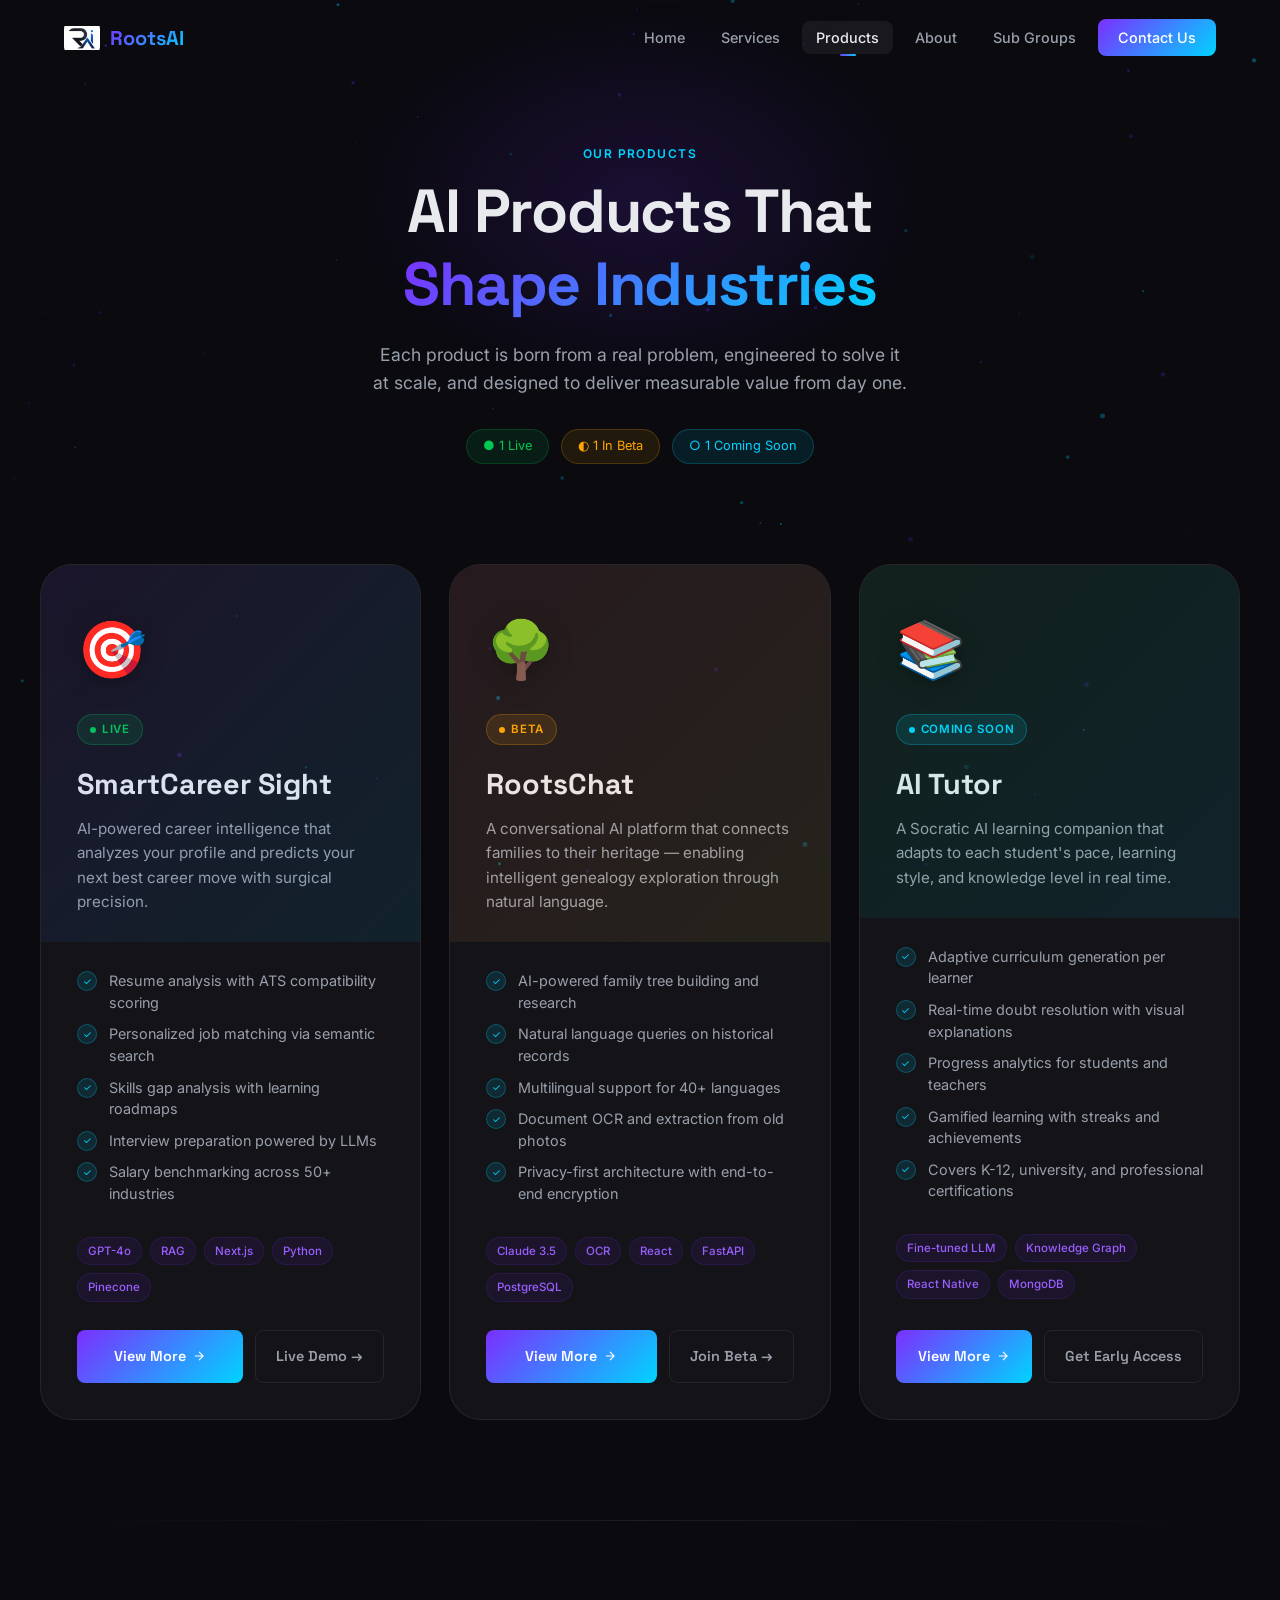
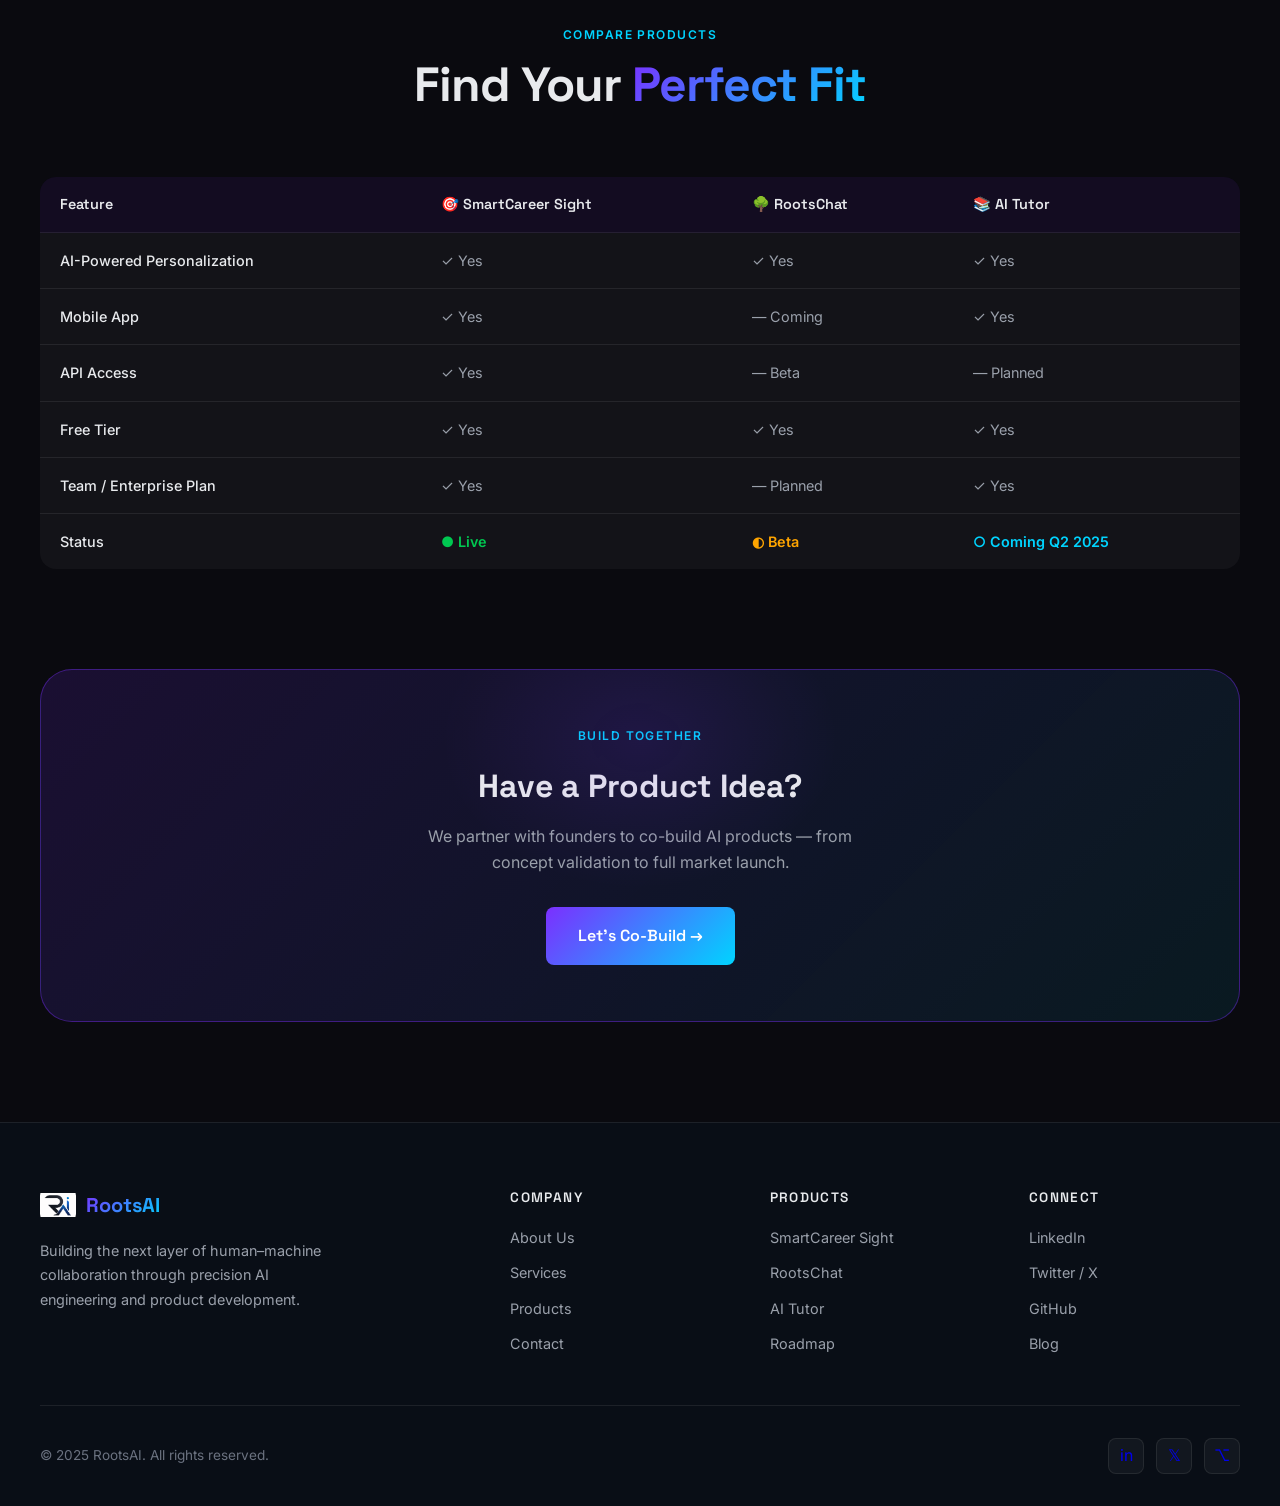
<file: products.html>
<!DOCTYPE html>
<html lang="en">
<head>
  <meta charset="UTF-8" />
  <meta name="viewport" content="width=device-width, initial-scale=1.0" />
  <title>Products — RootsAI</title>
  <meta name="description" content="Explore RootsAI's flagship products — SmartCareer Sight, RootsChat, and AI Tutor." />
  <link rel="stylesheet" href="css/style.css" />
  <link rel="icon" href="rootsai-logo.png" />
  <style>
    .product-card-full {
      background: var(--bg-card);
      border: 1px solid var(--border);
      border-radius: var(--radius-xl);
      overflow: hidden;
      transition: var(--transition);
      display: flex;
      flex-direction: column;
      position: relative;
    }

    .product-card-full:hover {
      border-color: var(--cyan);
      transform: translateY(-10px);
      box-shadow: 0 24px 60px rgba(0,212,255,0.12);
    }

    .product-card-header {
      padding: 40px 36px 28px;
      position: relative;
      overflow: hidden;
    }

    .product-card-header::before {
      content: '';
      position: absolute;
      inset: 0;
      opacity: 0.08;
      transition: opacity 0.4s;
    }

    .product-card-full:nth-child(1) .product-card-header::before {
      background: linear-gradient(135deg, #7B2FFF, #00D4FF);
    }
    .product-card-full:nth-child(2) .product-card-header::before {
      background: linear-gradient(135deg, #FF6B6B, #FFD93D);
    }
    .product-card-full:nth-child(3) .product-card-header::before {
      background: linear-gradient(135deg, #00C851, #00D4FF);
    }

    .product-card-full:hover .product-card-header::before { opacity: 0.14; }

    .product-emoji {
      font-size: 3.5rem;
      display: block;
      margin-bottom: 20px;
      filter: drop-shadow(0 4px 12px rgba(0,0,0,0.3));
    }

    .product-status {
      display: inline-flex;
      align-items: center;
      gap: 6px;
      padding: 5px 12px;
      border-radius: 100px;
      font-size: 0.72rem;
      font-weight: 600;
      letter-spacing: 0.06em;
      text-transform: uppercase;
      margin-bottom: 16px;
    }

    .status-live { background: rgba(0,200,81,0.12); border: 1px solid rgba(0,200,81,0.25); color: #00C851; }
    .status-beta { background: rgba(255,165,0,0.12); border: 1px solid rgba(255,165,0,0.25); color: #FFA500; }
    .status-soon { background: rgba(0,212,255,0.12); border: 1px solid rgba(0,212,255,0.25); color: var(--cyan); }

    .status-dot {
      width: 6px; height: 6px;
      border-radius: 50%;
      background: currentColor;
      animation: pulse 2s infinite;
    }

    .product-name-lg {
      font-family: var(--font-display);
      font-size: 1.8rem;
      font-weight: 700;
      color: var(--text-primary);
      margin-bottom: 10px;
    }

    .product-tagline {
      color: var(--text-secondary);
      font-size: 0.95rem;
      line-height: 1.6;
    }

    .product-card-body {
      padding: 28px 36px 36px;
      flex: 1;
      display: flex;
      flex-direction: column;
    }

    .product-features-list {
      list-style: none;
      display: flex;
      flex-direction: column;
      gap: 10px;
      margin-bottom: 32px;
    }

    .product-features-list li {
      display: flex;
      align-items: flex-start;
      gap: 12px;
      font-size: 0.9rem;
      color: var(--text-secondary);
      line-height: 1.5;
    }

    .feature-check {
      width: 20px; height: 20px;
      border-radius: 50%;
      background: rgba(0,212,255,0.12);
      border: 1px solid rgba(0,212,255,0.25);
      display: flex;
      align-items: center;
      justify-content: center;
      font-size: 10px;
      color: var(--cyan);
      flex-shrink: 0;
      margin-top: 1px;
    }

    .product-tech-stack {
      display: flex;
      flex-wrap: wrap;
      gap: 8px;
      margin-bottom: 28px;
    }

    .tech-pill {
      padding: 4px 10px;
      background: rgba(123,47,255,0.08);
      border: 1px solid rgba(123,47,255,0.15);
      border-radius: 100px;
      font-size: 0.72rem;
      font-weight: 500;
      color: var(--violet-light);
    }

    .product-actions {
      display: flex;
      gap: 12px;
      margin-top: auto;
    }

    .btn-view-more {
      flex: 1;
      padding: 14px 20px;
      background: var(--gradient-hero);
      border: none;
      border-radius: var(--radius-sm);
      color: white;
      font-family: var(--font-display);
      font-size: 0.9rem;
      font-weight: 600;
      cursor: pointer;
      text-align: center;
      text-decoration: none;
      transition: var(--transition);
      display: flex;
      align-items: center;
      justify-content: center;
      gap: 6px;
    }

    .btn-view-more:hover {
      transform: translateY(-2px);
      box-shadow: 0 8px 24px var(--violet-glow);
    }

    .btn-demo {
      padding: 14px 20px;
      background: transparent;
      border: 1px solid var(--border);
      border-radius: var(--radius-sm);
      color: var(--text-secondary);
      font-family: var(--font-display);
      font-size: 0.9rem;
      font-weight: 600;
      cursor: pointer;
      text-decoration: none;
      transition: var(--transition);
      display: flex;
      align-items: center;
      justify-content: center;
      gap: 6px;
    }

    .btn-demo:hover {
      border-color: var(--cyan);
      color: var(--cyan);
    }

    /* Comparison table */
    .compare-table {
      width: 100%;
      border-collapse: collapse;
      border-radius: var(--radius-md);
      overflow: hidden;
    }

    .compare-table th,
    .compare-table td {
      padding: 16px 20px;
      text-align: left;
      font-size: 0.9rem;
      border-bottom: 1px solid var(--border);
    }

    .compare-table th {
      background: rgba(123,47,255,0.08);
      color: var(--text-primary);
      font-family: var(--font-display);
      font-weight: 600;
    }

    .compare-table td {
      color: var(--text-secondary);
      background: var(--bg-card);
    }

    .compare-table tr:last-child td { border-bottom: none; }

    .compare-table td:first-child {
      color: var(--text-primary);
      font-weight: 500;
    }

    .check-yes { color: var(--cyan); }
    .check-no { color: var(--text-muted); }

    @media (max-width: 768px) {
      .product-card-header { padding: 28px 24px 20px; }
      .product-card-body { padding: 20px 24px 28px; }
      .product-actions { flex-direction: column; }
    }
  </style>
</head>
<body>

<canvas id="particle-canvas"></canvas>
<div class="page-transition"></div>

<!-- NAVBAR -->
<nav class="navbar">
  <div class="nav-container">
    <a href="index.html" class="nav-logo">
      <img src="rootsai-logo.png" alt="RootsAI" class="nav-logo-icon" style="background:transparent;object-fit:contain;" />
      <span class="nav-logo-text">RootsAI</span>
    </a>
    <ul class="nav-links">
      <li><a href="index.html">Home</a></li>
      <li><a href="services.html">Services</a></li>
      <li><a href="products.html" class="active">Products</a></li>
      <li><a href="about.html">About</a></li>
      <li><a href="subgroups.html">Sub Groups</a></li>
      <li><a href="contact.html" class="nav-cta">Contact Us</a></li>
    </ul>
    <div class="hamburger" id="hamburger"><span></span><span></span><span></span></div>
  </div>
</nav>
<div class="mobile-menu" id="mobile-menu">
  <button class="mobile-close" id="mobile-close">✕</button>
  <a href="index.html">Home</a>
  <a href="services.html">Services</a>
  <a href="products.html">Products</a>
  <a href="about.html">About</a>
  <a href="subgroups.html">Sub Groups</a>
  <a href="contact.html">Contact Us</a>
</div>

<div class="page-wrapper">

  <!-- PAGE HERO -->
  <div class="page-hero">
    <div class="page-hero-bg"></div>
    <div class="container" style="position:relative;z-index:2;">
      <span class="section-eyebrow">Our Products</span>
      <h1 class="section-title" style="font-size:clamp(2.2rem,5vw,3.8rem);margin-bottom:20px;">
        AI Products That<br /><span>Shape Industries</span>
      </h1>
      <p style="color:var(--text-secondary);font-size:1.1rem;max-width:540px;margin:0 auto 32px;">
        Each product is born from a real problem, engineered to solve it at scale, and designed to deliver measurable value from day one.
      </p>
      <div style="display:flex;gap:12px;justify-content:center;flex-wrap:wrap;">
        <span style="padding:6px 16px;background:rgba(0,200,81,0.1);border:1px solid rgba(0,200,81,0.2);border-radius:100px;font-size:0.8rem;color:#00C851;">● 1 Live</span>
        <span style="padding:6px 16px;background:rgba(255,165,0,0.1);border:1px solid rgba(255,165,0,0.2);border-radius:100px;font-size:0.8rem;color:#FFA500;">◐ 1 In Beta</span>
        <span style="padding:6px 16px;background:rgba(0,212,255,0.1);border:1px solid rgba(0,212,255,0.2);border-radius:100px;font-size:0.8rem;color:var(--cyan);">○ 1 Coming Soon</span>
      </div>
    </div>
  </div>

  <!-- PRODUCTS GRID -->
  <section class="section" style="padding-top:20px;">
    <div class="container">
      <div class="products-grid">

        <!-- Product 1: SmartCareer Sight -->
        <div class="product-card-full reveal reveal-delay-1">
          <div class="product-card-header">
            <span class="product-emoji">🎯</span>
            <div class="product-status status-live">
              <span class="status-dot"></span> Live
            </div>
            <h2 class="product-name-lg">SmartCareer Sight</h2>
            <p class="product-tagline">AI-powered career intelligence that analyzes your profile and predicts your next best career move with surgical precision.</p>
          </div>
          <div class="product-card-body">
            <ul class="product-features-list">
              <li><span class="feature-check">✓</span>Resume analysis with ATS compatibility scoring</li>
              <li><span class="feature-check">✓</span>Personalized job matching via semantic search</li>
              <li><span class="feature-check">✓</span>Skills gap analysis with learning roadmaps</li>
              <li><span class="feature-check">✓</span>Interview preparation powered by LLMs</li>
              <li><span class="feature-check">✓</span>Salary benchmarking across 50+ industries</li>
            </ul>
            <div class="product-tech-stack">
              <span class="tech-pill">GPT-4o</span>
              <span class="tech-pill">RAG</span>
              <span class="tech-pill">Next.js</span>
              <span class="tech-pill">Python</span>
              <span class="tech-pill">Pinecone</span>
            </div>
            <div class="product-actions">
              <a href="#" class="btn-view-more">
                View More
                <svg width="14" height="14" fill="none" stroke="currentColor" stroke-width="2" viewBox="0 0 24 24"><path d="M5 12h14M12 5l7 7-7 7"/></svg>
              </a>
              <a href="#" class="btn-demo">Live Demo →</a>
            </div>
          </div>
        </div>

        <!-- Product 2: RootsChat -->
        <div class="product-card-full reveal reveal-delay-2">
          <div class="product-card-header">
            <span class="product-emoji">🌳</span>
            <div class="product-status status-beta">
              <span class="status-dot"></span> Beta
            </div>
            <h2 class="product-name-lg">RootsChat</h2>
            <p class="product-tagline">A conversational AI platform that connects families to their heritage — enabling intelligent genealogy exploration through natural language.</p>
          </div>
          <div class="product-card-body">
            <ul class="product-features-list">
              <li><span class="feature-check">✓</span>AI-powered family tree building and research</li>
              <li><span class="feature-check">✓</span>Natural language queries on historical records</li>
              <li><span class="feature-check">✓</span>Multilingual support for 40+ languages</li>
              <li><span class="feature-check">✓</span>Document OCR and extraction from old photos</li>
              <li><span class="feature-check">✓</span>Privacy-first architecture with end-to-end encryption</li>
            </ul>
            <div class="product-tech-stack">
              <span class="tech-pill">Claude 3.5</span>
              <span class="tech-pill">OCR</span>
              <span class="tech-pill">React</span>
              <span class="tech-pill">FastAPI</span>
              <span class="tech-pill">PostgreSQL</span>
            </div>
            <div class="product-actions">
              <a href="#" class="btn-view-more">
                View More
                <svg width="14" height="14" fill="none" stroke="currentColor" stroke-width="2" viewBox="0 0 24 24"><path d="M5 12h14M12 5l7 7-7 7"/></svg>
              </a>
              <a href="#" class="btn-demo">Join Beta →</a>
            </div>
          </div>
        </div>

        <!-- Product 3: AI Tutor -->
        <div class="product-card-full reveal reveal-delay-3">
          <div class="product-card-header">
            <span class="product-emoji">📚</span>
            <div class="product-status status-soon">
              <span class="status-dot"></span> Coming Soon
            </div>
            <h2 class="product-name-lg">AI Tutor</h2>
            <p class="product-tagline">A Socratic AI learning companion that adapts to each student's pace, learning style, and knowledge level in real time.</p>
          </div>
          <div class="product-card-body">
            <ul class="product-features-list">
              <li><span class="feature-check">✓</span>Adaptive curriculum generation per learner</li>
              <li><span class="feature-check">✓</span>Real-time doubt resolution with visual explanations</li>
              <li><span class="feature-check">✓</span>Progress analytics for students and teachers</li>
              <li><span class="feature-check">✓</span>Gamified learning with streaks and achievements</li>
              <li><span class="feature-check">✓</span>Covers K-12, university, and professional certifications</li>
            </ul>
            <div class="product-tech-stack">
              <span class="tech-pill">Fine-tuned LLM</span>
              <span class="tech-pill">Knowledge Graph</span>
              <span class="tech-pill">React Native</span>
              <span class="tech-pill">MongoDB</span>
            </div>
            <div class="product-actions">
              <a href="#" class="btn-view-more">
                View More
                <svg width="14" height="14" fill="none" stroke="currentColor" stroke-width="2" viewBox="0 0 24 24"><path d="M5 12h14M12 5l7 7-7 7"/></svg>
              </a>
              <a href="contact.html" class="btn-demo">Get Early Access</a>
            </div>
          </div>
        </div>

      </div>
    </div>
  </section>

  <div class="section-divider"></div>

  <!-- FEATURE COMPARISON TABLE -->
  <section class="section">
    <div class="container">
      <div class="section-header reveal">
        <span class="section-eyebrow">Compare Products</span>
        <h2 class="section-title">Find Your <span>Perfect Fit</span></h2>
      </div>
      <div style="overflow-x:auto;" class="reveal">
        <table class="compare-table">
          <thead>
            <tr>
              <th>Feature</th>
              <th>🎯 SmartCareer Sight</th>
              <th>🌳 RootsChat</th>
              <th>📚 AI Tutor</th>
            </tr>
          </thead>
          <tbody>
            <tr>
              <td>AI-Powered Personalization</td>
              <td class="check-yes">✓ Yes</td>
              <td class="check-yes">✓ Yes</td>
              <td class="check-yes">✓ Yes</td>
            </tr>
            <tr>
              <td>Mobile App</td>
              <td class="check-yes">✓ Yes</td>
              <td class="check-no">— Coming</td>
              <td class="check-yes">✓ Yes</td>
            </tr>
            <tr>
              <td>API Access</td>
              <td class="check-yes">✓ Yes</td>
              <td class="check-no">— Beta</td>
              <td class="check-no">— Planned</td>
            </tr>
            <tr>
              <td>Free Tier</td>
              <td class="check-yes">✓ Yes</td>
              <td class="check-yes">✓ Yes</td>
              <td class="check-yes">✓ Yes</td>
            </tr>
            <tr>
              <td>Team / Enterprise Plan</td>
              <td class="check-yes">✓ Yes</td>
              <td class="check-no">— Planned</td>
              <td class="check-yes">✓ Yes</td>
            </tr>
            <tr>
              <td>Status</td>
              <td style="color:#00C851;font-weight:600;">● Live</td>
              <td style="color:#FFA500;font-weight:600;">◐ Beta</td>
              <td style="color:var(--cyan);font-weight:600;">○ Coming Q2 2025</td>
            </tr>
          </tbody>
        </table>
      </div>
    </div>
  </section>

  <!-- BUILD WITH US -->
  <section class="section" style="padding-top:0;">
    <div class="container">
      <div style="background:var(--gradient-card);border:1px solid var(--border-glow);border-radius:var(--radius-xl);padding:56px;text-align:center;position:relative;overflow:hidden;" class="reveal">
        <div style="position:absolute;top:-80px;left:50%;transform:translateX(-50%);width:400px;height:300px;background:radial-gradient(ellipse,rgba(123,47,255,0.12) 0%,transparent 70%);pointer-events:none;"></div>
        <span class="section-eyebrow" style="display:block;margin-bottom:16px;">Build Together</span>
        <h2 style="font-family:var(--font-display);font-size:2rem;font-weight:700;color:var(--text-primary);margin-bottom:12px;">
          Have a Product Idea?
        </h2>
        <p style="color:var(--text-secondary);margin-bottom:32px;max-width:440px;margin-left:auto;margin-right:auto;">
          We partner with founders to co-build AI products — from concept validation to full market launch.
        </p>
        <a href="contact.html" class="btn-primary">Let's Co-Build →</a>
      </div>
    </div>
  </section>

  <!-- FOOTER -->
  <footer class="footer">
    <div class="footer-grid">
      <div class="footer-brand">
        <a href="index.html" class="nav-logo"><img src="rootsai-logo.png" alt="RootsAI" class="nav-logo-icon" style="background:transparent;object-fit:contain;" /><span class="nav-logo-text">RootsAI</span></a>
        <p>Building the next layer of human–machine collaboration through precision AI engineering and product development.</p>
      </div>
      <div class="footer-col"><h4>Company</h4><ul><li><a href="about.html">About Us</a></li><li><a href="services.html">Services</a></li><li><a href="products.html">Products</a></li><li><a href="contact.html">Contact</a></li></ul></div>
      <div class="footer-col"><h4>Products</h4><ul><li><a href="#">SmartCareer Sight</a></li><li><a href="#">RootsChat</a></li><li><a href="#">AI Tutor</a></li><li><a href="#">Roadmap</a></li></ul></div>
      <div class="footer-col"><h4>Connect</h4><ul><li><a href="#">LinkedIn</a></li><li><a href="#">Twitter / X</a></li><li><a href="#">GitHub</a></li><li><a href="#">Blog</a></li></ul></div>
    </div>
    <div class="footer-bottom">
      <p>© 2025 RootsAI. All rights reserved.</p>
      <div class="footer-socials">
        <a class="social-btn" href="#">in</a>
        <a class="social-btn" href="#">𝕏</a>
        <a class="social-btn" href="#">⌥</a>
      </div>
    </div>
  </footer>

</div>
<script src="js/script.js"></script>
</body>
</html>
</file>
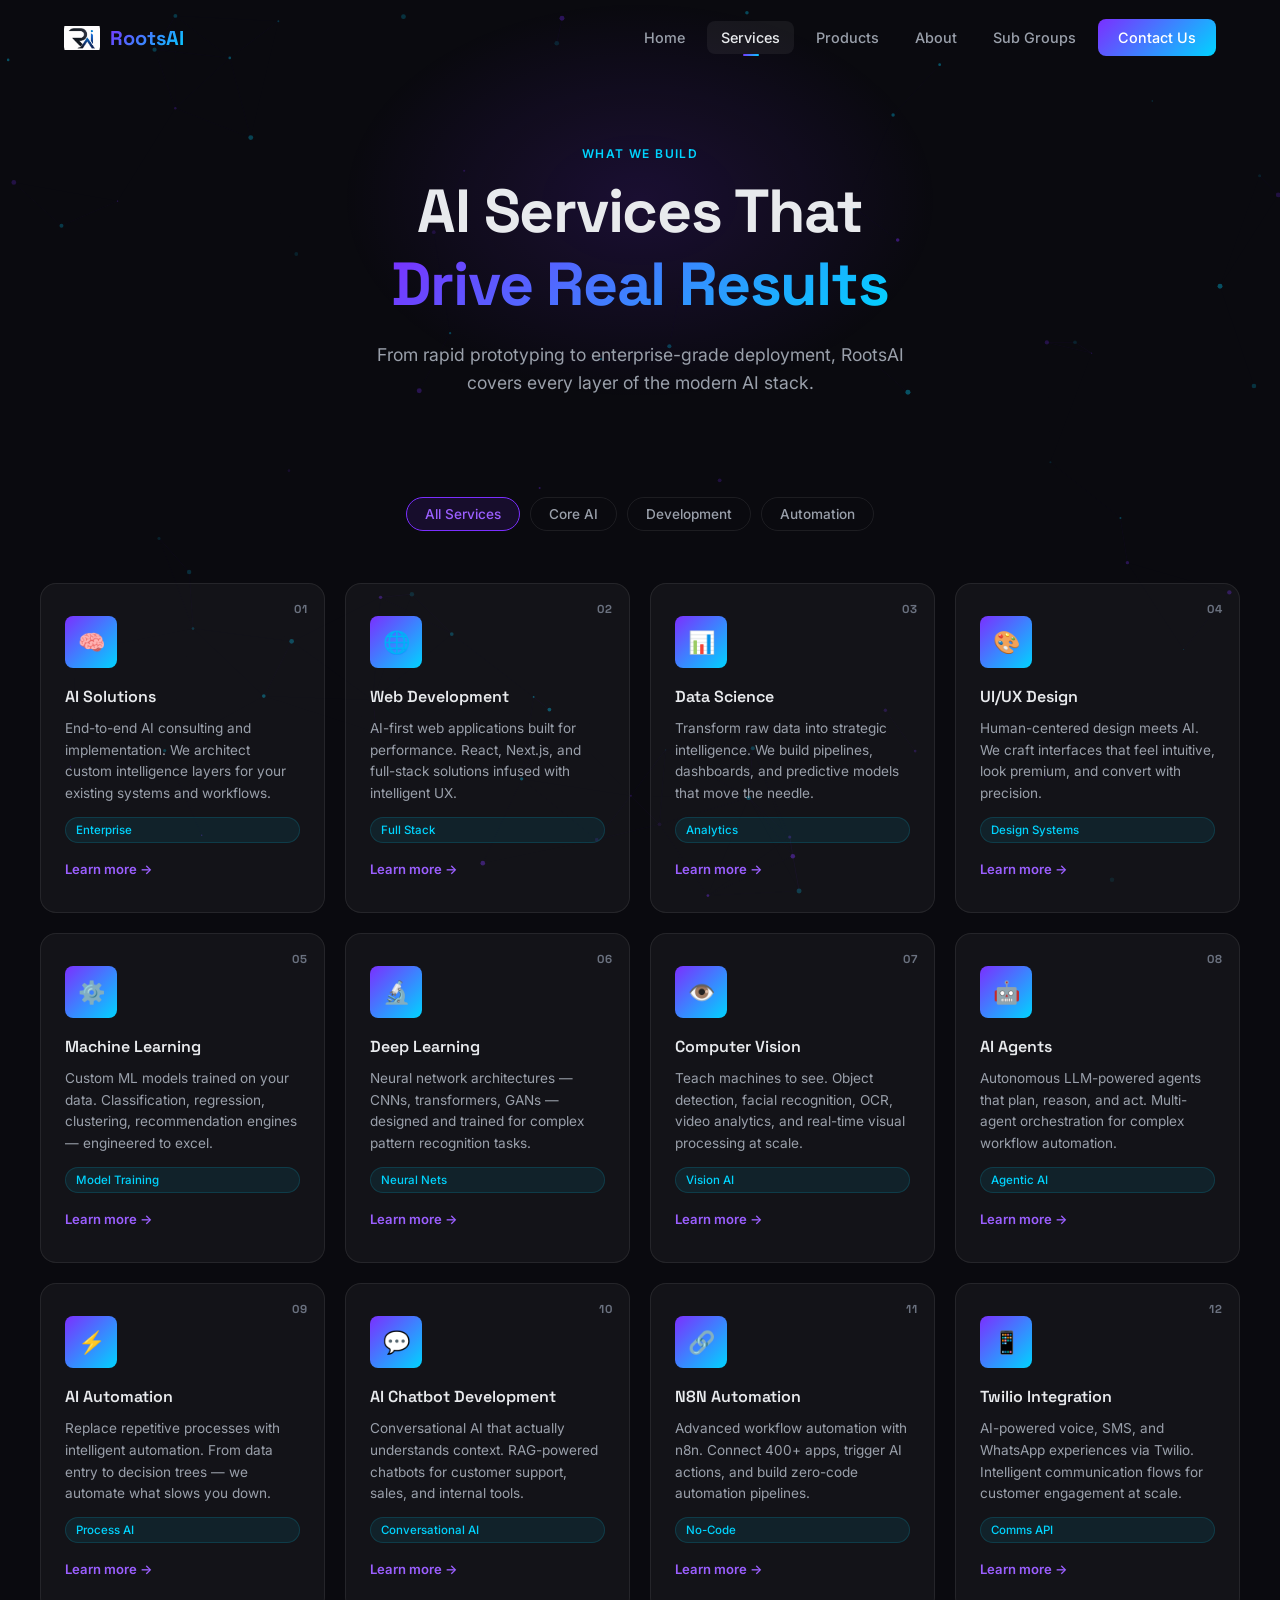
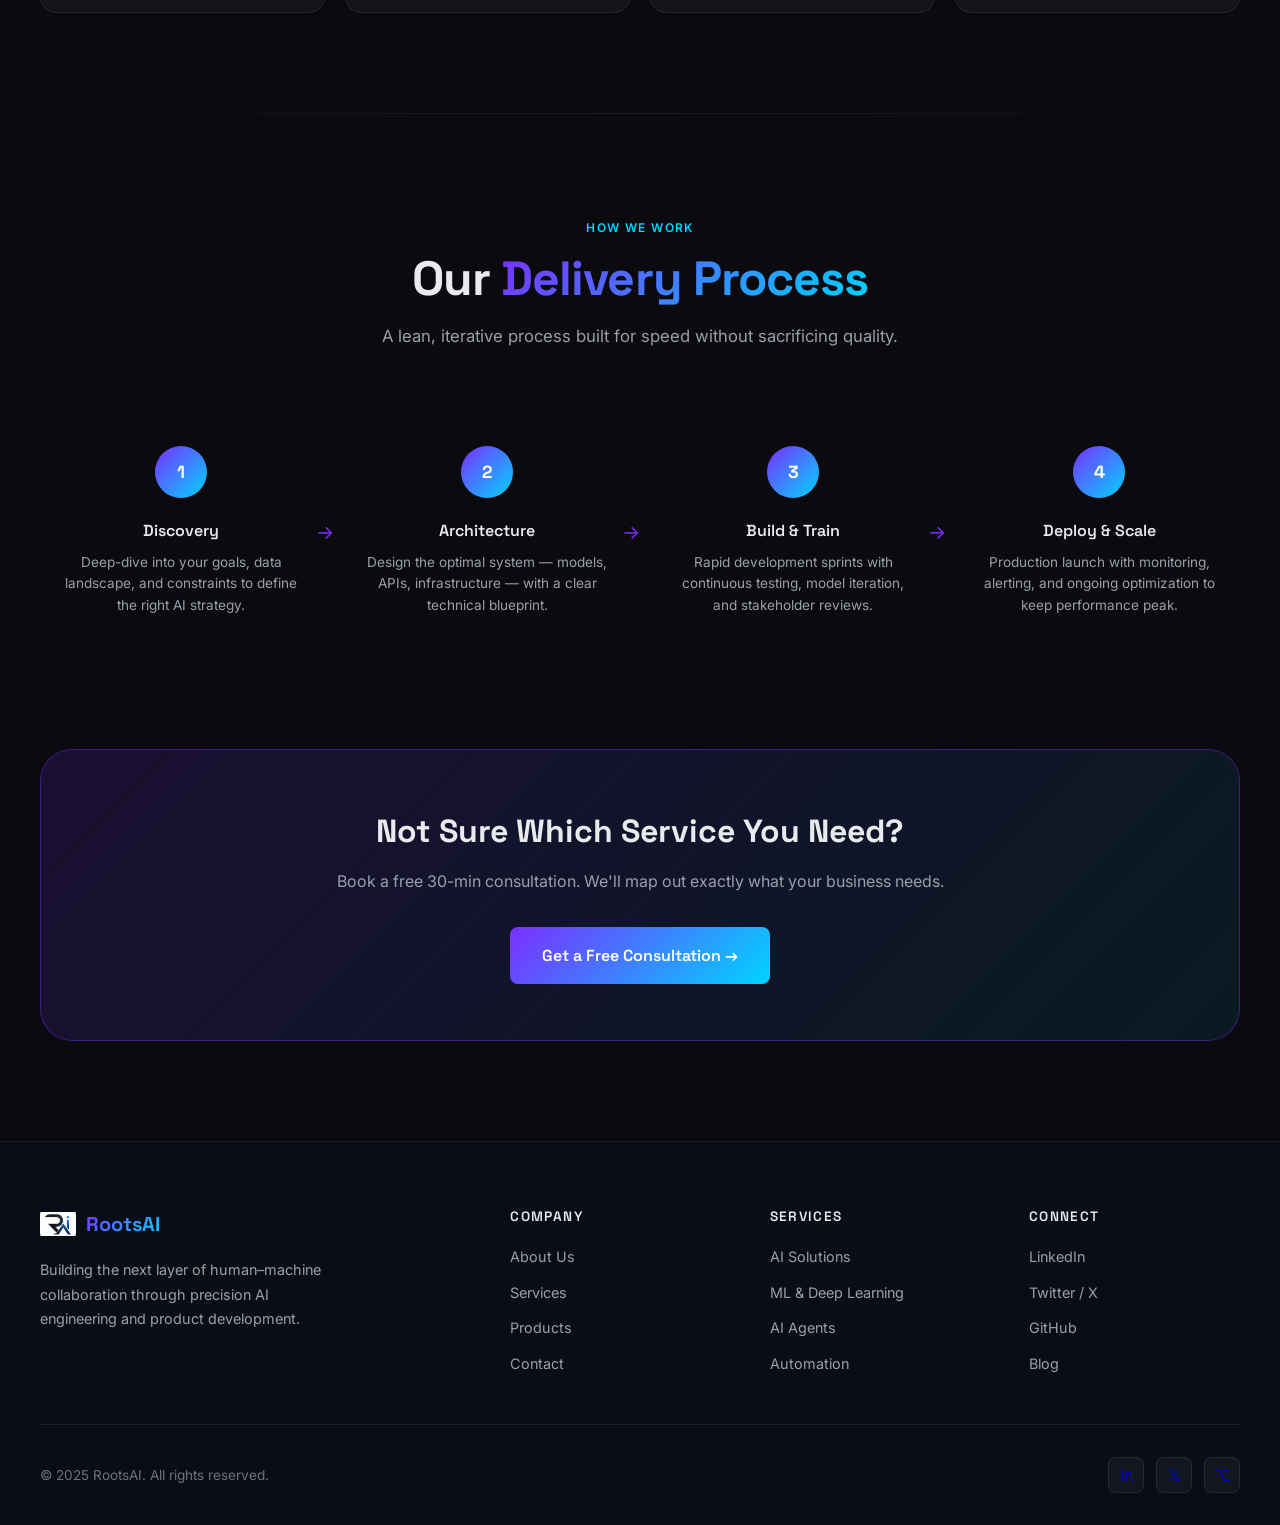
<file: services.html>
<!DOCTYPE html>
<html lang="en">
<head>
  <meta charset="UTF-8" />
  <meta name="viewport" content="width=device-width, initial-scale=1.0" />
  <title>Services — RootsAI</title>
  <meta name="description" content="Explore RootsAI's full suite of AI and technology services — from Machine Learning to AI Agents and Automation." />
  <link rel="stylesheet" href="css/style.css" />
  <link rel="icon" href="rootsai-logo.png" />
  <style>
    /* Services-specific extras */
    .service-tag {
      display: inline-block;
      padding: 3px 10px;
      background: rgba(0,212,255,0.08);
      border: 1px solid rgba(0,212,255,0.15);
      border-radius: 100px;
      font-size: 0.72rem;
      color: var(--cyan);
      font-weight: 500;
      margin-top: 12px;
    }

    .services-filter {
      display: flex;
      gap: 10px;
      flex-wrap: wrap;
      justify-content: center;
      margin-bottom: 52px;
    }

    .filter-btn {
      padding: 8px 18px;
      background: transparent;
      border: 1px solid var(--border);
      border-radius: 100px;
      color: var(--text-secondary);
      font-size: 0.85rem;
      font-weight: 500;
      cursor: pointer;
      transition: var(--transition);
      font-family: var(--font-body);
    }

    .filter-btn.active,
    .filter-btn:hover {
      background: rgba(123,47,255,0.12);
      border-color: var(--violet);
      color: var(--violet-light);
    }

    .service-card-enhanced {
      position: relative;
      background: var(--bg-card);
      border: 1px solid var(--border);
      border-radius: var(--radius-md);
      padding: 32px 24px;
      transition: var(--transition);
      overflow: hidden;
      display: flex;
      flex-direction: column;
      gap: 0;
    }

    .service-card-enhanced::before {
      content: '';
      position: absolute;
      top: 0; left: 0; right: 0;
      height: 2px;
      background: var(--gradient-hero);
      transform: scaleX(0);
      transform-origin: left;
      transition: transform 0.4s ease;
    }

    .service-card-enhanced:hover {
      border-color: rgba(123,47,255,0.5);
      background: var(--bg-card-hover);
      transform: translateY(-8px);
      box-shadow: 0 20px 48px rgba(123,47,255,0.12);
    }

    .service-card-enhanced:hover::before {
      transform: scaleX(1);
    }

    .service-number {
      position: absolute;
      top: 16px; right: 16px;
      font-family: var(--font-display);
      font-size: 0.72rem;
      font-weight: 700;
      color: var(--text-muted);
      letter-spacing: 0.08em;
    }

    .service-learn {
      display: inline-flex;
      align-items: center;
      gap: 6px;
      font-size: 0.82rem;
      font-weight: 600;
      color: var(--violet-light);
      margin-top: 16px;
      cursor: pointer;
      transition: var(--transition);
      width: fit-content;
    }

    .service-learn:hover { gap: 10px; color: var(--cyan); }

    .process-grid {
      display: grid;
      grid-template-columns: repeat(4, 1fr);
      gap: 24px;
    }

    .process-step {
      text-align: center;
      padding: 32px 20px;
      position: relative;
    }

    .process-step:not(:last-child)::after {
      content: '→';
      position: absolute;
      right: -12px;
      top: 50%;
      transform: translateY(-50%);
      color: var(--violet);
      font-size: 1.2rem;
    }

    .process-num {
      width: 52px; height: 52px;
      border-radius: 50%;
      background: var(--gradient-hero);
      display: flex; align-items: center; justify-content: center;
      font-family: var(--font-display);
      font-size: 1.1rem;
      font-weight: 700;
      color: white;
      margin: 0 auto 20px;
    }

    .process-title {
      font-family: var(--font-display);
      font-size: 1rem;
      font-weight: 600;
      color: var(--text-primary);
      margin-bottom: 8px;
    }

    .process-text {
      font-size: 0.85rem;
      color: var(--text-secondary);
      line-height: 1.6;
    }

    @media (max-width: 768px) {
      .process-grid { grid-template-columns: 1fr 1fr; }
      .process-step::after { display: none; }
    }
    @media (max-width: 480px) {
      .process-grid { grid-template-columns: 1fr; }
    }
  </style>
</head>
<body>

<canvas id="particle-canvas"></canvas>
<div class="page-transition"></div>

<!-- NAVBAR -->
<nav class="navbar">
  <div class="nav-container">
    <a href="index.html" class="nav-logo">
      <img src="rootsai-logo.png" alt="RootsAI" class="nav-logo-icon" style="background:transparent;object-fit:contain;" />
      <span class="nav-logo-text">RootsAI</span>
    </a>
    <ul class="nav-links">
      <li><a href="index.html">Home</a></li>
      <li><a href="services.html" class="active">Services</a></li>
      <li><a href="products.html">Products</a></li>
      <li><a href="about.html">About</a></li>
      <li><a href="subgroups.html">Sub Groups</a></li>
      <li><a href="contact.html" class="nav-cta">Contact Us</a></li>
    </ul>
    <div class="hamburger" id="hamburger"><span></span><span></span><span></span></div>
  </div>
</nav>
<div class="mobile-menu" id="mobile-menu">
  <button class="mobile-close" id="mobile-close">✕</button>
  <a href="index.html">Home</a>
  <a href="services.html">Services</a>
  <a href="products.html">Products</a>
  <a href="about.html">About</a>
  <a href="subgroups.html">Sub Groups</a>
  <a href="contact.html">Contact Us</a>
</div>

<div class="page-wrapper">

  <!-- PAGE HERO -->
  <div class="page-hero">
    <div class="page-hero-bg"></div>
    <div class="container" style="position:relative;z-index:2;">
      <span class="section-eyebrow">What We Build</span>
      <h1 class="section-title" style="font-size:clamp(2.2rem,5vw,3.8rem);margin-bottom:20px;">
        AI Services That<br /><span>Drive Real Results</span>
      </h1>
      <p style="color:var(--text-secondary);font-size:1.1rem;max-width:560px;margin:0 auto;">
        From rapid prototyping to enterprise-grade deployment, RootsAI covers every layer of the modern AI stack.
      </p>
    </div>
  </div>

  <!-- SERVICES SECTION -->
  <section class="section" style="padding-top:20px;">
    <div class="container">

      <!-- Filters -->
      <div class="services-filter reveal">
        <button class="filter-btn active" onclick="filterServices('all', this)">All Services</button>
        <button class="filter-btn" onclick="filterServices('ai', this)">Core AI</button>
        <button class="filter-btn" onclick="filterServices('dev', this)">Development</button>
        <button class="filter-btn" onclick="filterServices('auto', this)">Automation</button>
      </div>

      <!-- 12 Service Cards Grid -->
      <div class="services-grid" id="services-grid">

        <!-- 1. AI Solutions -->
        <div class="service-card-enhanced reveal reveal-delay-1" data-category="ai">
          <span class="service-number">01</span>
          <div class="service-icon">🧠</div>
          <h3 class="service-title">AI Solutions</h3>
          <p class="service-desc">End-to-end AI consulting and implementation. We architect custom intelligence layers for your existing systems and workflows.</p>
          <span class="service-tag">Enterprise</span>
          <span class="service-learn">Learn more →</span>
        </div>

        <!-- 2. Web Development -->
        <div class="service-card-enhanced reveal reveal-delay-2" data-category="dev">
          <span class="service-number">02</span>
          <div class="service-icon">🌐</div>
          <h3 class="service-title">Web Development</h3>
          <p class="service-desc">AI-first web applications built for performance. React, Next.js, and full-stack solutions infused with intelligent UX.</p>
          <span class="service-tag">Full Stack</span>
          <span class="service-learn">Learn more →</span>
        </div>

        <!-- 3. Data Science -->
        <div class="service-card-enhanced reveal reveal-delay-3" data-category="ai">
          <span class="service-number">03</span>
          <div class="service-icon">📊</div>
          <h3 class="service-title">Data Science</h3>
          <p class="service-desc">Transform raw data into strategic intelligence. We build pipelines, dashboards, and predictive models that move the needle.</p>
          <span class="service-tag">Analytics</span>
          <span class="service-learn">Learn more →</span>
        </div>

        <!-- 4. UI/UX Design -->
        <div class="service-card-enhanced reveal reveal-delay-1" data-category="dev">
          <span class="service-number">04</span>
          <div class="service-icon">🎨</div>
          <h3 class="service-title">UI/UX Design</h3>
          <p class="service-desc">Human-centered design meets AI. We craft interfaces that feel intuitive, look premium, and convert with precision.</p>
          <span class="service-tag">Design Systems</span>
          <span class="service-learn">Learn more →</span>
        </div>

        <!-- 5. Machine Learning -->
        <div class="service-card-enhanced reveal reveal-delay-2" data-category="ai">
          <span class="service-number">05</span>
          <div class="service-icon">⚙️</div>
          <h3 class="service-title">Machine Learning</h3>
          <p class="service-desc">Custom ML models trained on your data. Classification, regression, clustering, recommendation engines — engineered to excel.</p>
          <span class="service-tag">Model Training</span>
          <span class="service-learn">Learn more →</span>
        </div>

        <!-- 6. Deep Learning -->
        <div class="service-card-enhanced reveal reveal-delay-3" data-category="ai">
          <span class="service-number">06</span>
          <div class="service-icon">🔬</div>
          <h3 class="service-title">Deep Learning</h3>
          <p class="service-desc">Neural network architectures — CNNs, transformers, GANs — designed and trained for complex pattern recognition tasks.</p>
          <span class="service-tag">Neural Nets</span>
          <span class="service-learn">Learn more →</span>
        </div>

        <!-- 7. Computer Vision -->
        <div class="service-card-enhanced reveal reveal-delay-1" data-category="ai">
          <span class="service-number">07</span>
          <div class="service-icon">👁️</div>
          <h3 class="service-title">Computer Vision</h3>
          <p class="service-desc">Teach machines to see. Object detection, facial recognition, OCR, video analytics, and real-time visual processing at scale.</p>
          <span class="service-tag">Vision AI</span>
          <span class="service-learn">Learn more →</span>
        </div>

        <!-- 8. AI Agents -->
        <div class="service-card-enhanced reveal reveal-delay-2" data-category="ai">
          <span class="service-number">08</span>
          <div class="service-icon">🤖</div>
          <h3 class="service-title">AI Agents</h3>
          <p class="service-desc">Autonomous LLM-powered agents that plan, reason, and act. Multi-agent orchestration for complex workflow automation.</p>
          <span class="service-tag">Agentic AI</span>
          <span class="service-learn">Learn more →</span>
        </div>

        <!-- 9. AI Automation -->
        <div class="service-card-enhanced reveal reveal-delay-3" data-category="auto">
          <span class="service-number">09</span>
          <div class="service-icon">⚡</div>
          <h3 class="service-title">AI Automation</h3>
          <p class="service-desc">Replace repetitive processes with intelligent automation. From data entry to decision trees — we automate what slows you down.</p>
          <span class="service-tag">Process AI</span>
          <span class="service-learn">Learn more →</span>
        </div>

        <!-- 10. AI Chatbot Development -->
        <div class="service-card-enhanced reveal reveal-delay-1" data-category="ai">
          <span class="service-number">10</span>
          <div class="service-icon">💬</div>
          <h3 class="service-title">AI Chatbot Development</h3>
          <p class="service-desc">Conversational AI that actually understands context. RAG-powered chatbots for customer support, sales, and internal tools.</p>
          <span class="service-tag">Conversational AI</span>
          <span class="service-learn">Learn more →</span>
        </div>

        <!-- 11. N8N Automation -->
        <div class="service-card-enhanced reveal reveal-delay-2" data-category="auto">
          <span class="service-number">11</span>
          <div class="service-icon">🔗</div>
          <h3 class="service-title">N8N Automation</h3>
          <p class="service-desc">Advanced workflow automation with n8n. Connect 400+ apps, trigger AI actions, and build zero-code automation pipelines.</p>
          <span class="service-tag">No-Code</span>
          <span class="service-learn">Learn more →</span>
        </div>

        <!-- 12. Twilio Integration -->
        <div class="service-card-enhanced reveal reveal-delay-3" data-category="auto">
          <span class="service-number">12</span>
          <div class="service-icon">📱</div>
          <h3 class="service-title">Twilio Integration</h3>
          <p class="service-desc">AI-powered voice, SMS, and WhatsApp experiences via Twilio. Intelligent communication flows for customer engagement at scale.</p>
          <span class="service-tag">Comms API</span>
          <span class="service-learn">Learn more →</span>
        </div>

      </div>
    </div>
  </section>

  <div class="section-divider"></div>

  <!-- PROCESS SECTION -->
  <section class="section">
    <div class="container">
      <div class="section-header reveal">
        <span class="section-eyebrow">How We Work</span>
        <h2 class="section-title">Our <span>Delivery Process</span></h2>
        <p class="section-subtitle">A lean, iterative process built for speed without sacrificing quality.</p>
      </div>

      <div class="process-grid">
        <div class="process-step reveal reveal-delay-1">
          <div class="process-num">1</div>
          <h3 class="process-title">Discovery</h3>
          <p class="process-text">Deep-dive into your goals, data landscape, and constraints to define the right AI strategy.</p>
        </div>
        <div class="process-step reveal reveal-delay-2">
          <div class="process-num">2</div>
          <h3 class="process-title">Architecture</h3>
          <p class="process-text">Design the optimal system — models, APIs, infrastructure — with a clear technical blueprint.</p>
        </div>
        <div class="process-step reveal reveal-delay-3">
          <div class="process-num">3</div>
          <h3 class="process-title">Build & Train</h3>
          <p class="process-text">Rapid development sprints with continuous testing, model iteration, and stakeholder reviews.</p>
        </div>
        <div class="process-step reveal reveal-delay-4">
          <div class="process-num">4</div>
          <h3 class="process-title">Deploy & Scale</h3>
          <p class="process-text">Production launch with monitoring, alerting, and ongoing optimization to keep performance peak.</p>
        </div>
      </div>
    </div>
  </section>

  <!-- CTA -->
  <section class="section" style="padding-top:0;">
    <div class="container">
      <div style="background:var(--gradient-card);border:1px solid var(--border-glow);border-radius:var(--radius-xl);padding:56px;text-align:center;" class="reveal">
        <h2 style="font-family:var(--font-display);font-size:2rem;font-weight:700;color:var(--text-primary);margin-bottom:12px;">
          Not Sure Which Service You Need?
        </h2>
        <p style="color:var(--text-secondary);margin-bottom:32px;">Book a free 30-min consultation. We'll map out exactly what your business needs.</p>
        <a href="contact.html" class="btn-primary">Get a Free Consultation →</a>
      </div>
    </div>
  </section>

  <!-- FOOTER -->
  <footer class="footer">
    <div class="footer-grid">
      <div class="footer-brand">
        <a href="index.html" class="nav-logo"><img src="rootsai-logo.png" alt="RootsAI" class="nav-logo-icon" style="background:transparent;object-fit:contain;" /><span class="nav-logo-text">RootsAI</span></a>
        <p>Building the next layer of human–machine collaboration through precision AI engineering and product development.</p>
      </div>
      <div class="footer-col"><h4>Company</h4><ul><li><a href="about.html">About Us</a></li><li><a href="services.html">Services</a></li><li><a href="products.html">Products</a></li><li><a href="contact.html">Contact</a></li></ul></div>
      <div class="footer-col"><h4>Services</h4><ul><li><a href="services.html">AI Solutions</a></li><li><a href="services.html">ML & Deep Learning</a></li><li><a href="services.html">AI Agents</a></li><li><a href="services.html">Automation</a></li></ul></div>
      <div class="footer-col"><h4>Connect</h4><ul><li><a href="https://www.linkedin.com/company/1rootsai">LinkedIn</a></li><li><a href="https://twitter.com/RootsAI">Twitter / X</a></li><li><a href="https://github.com/RootsAI-61">GitHub</a></li><li><a href="#">Blog</a></li></ul></div>
    </div>
    <div class="footer-bottom">
      <p>© 2025 RootsAI. All rights reserved.</p>
      <div class="footer-socials">
        <a class="social-btn" href="https://www.linkedin.com/company/1rootsai" title="LinkedIn">in</a>
        <a class="social-btn" href="https://twitter.com/RootsAI" title="Twitter / X">𝕏</a>
        <a class="social-btn" href="https://github.com/RootsAI-61" title="GitHub">⌥</a>
      </div>
    </div>
  </footer>

</div>

<script src="js/script.js"></script>
<script>
  function filterServices(category, btn) {
    // Update active button
    document.querySelectorAll('.filter-btn').forEach(b => b.classList.remove('active'));
    btn.classList.add('active');

    // Filter cards
    const cards = document.querySelectorAll('#services-grid .service-card-enhanced');
    cards.forEach(card => {
      const cat = card.dataset.category;
      const show = category === 'all' || cat === category;
      card.style.transition = 'opacity 0.3s ease, transform 0.3s ease';
      if (show) {
        card.style.opacity = '1';
        card.style.transform = '';
        card.style.display = 'flex';
      } else {
        card.style.opacity = '0.2';
        card.style.transform = 'scale(0.95)';
      }
    });
  }
</script>
</body>
</html>
</file>
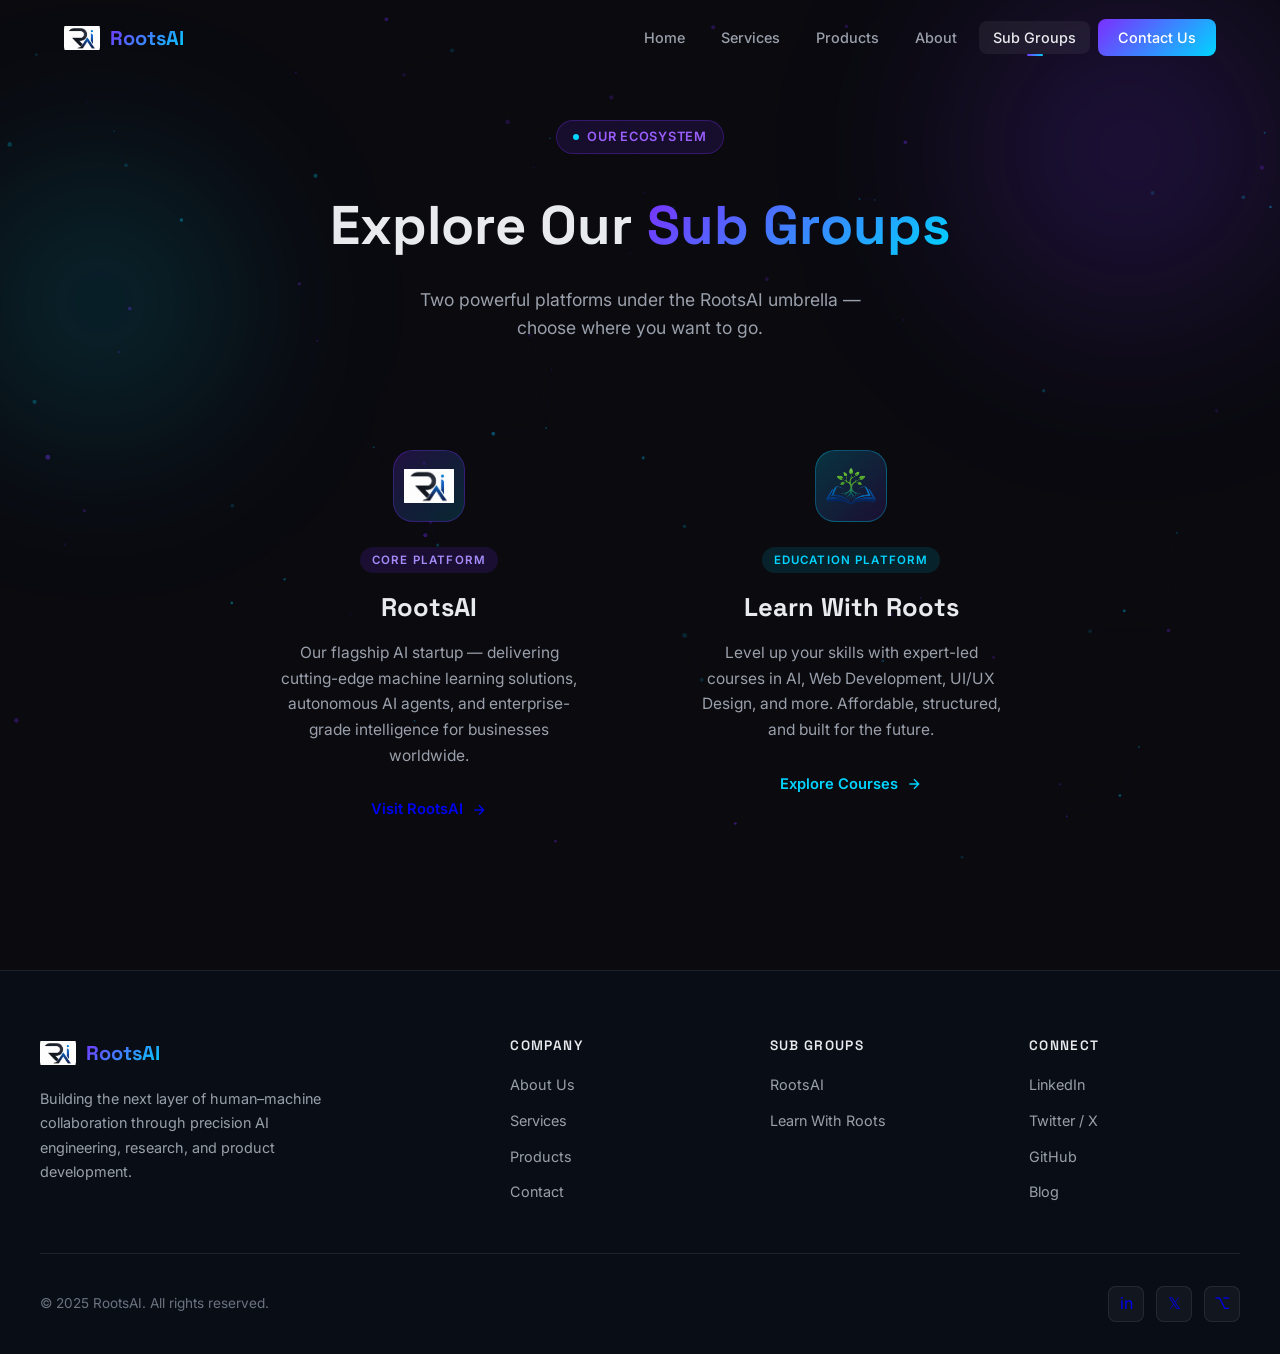
<file: subgroups.html>
<!DOCTYPE html>
<html lang="en">
<head>
  <meta charset="UTF-8" />
  <meta name="viewport" content="width=device-width, initial-scale=1.0" />
  <title>RootsAI — Sub Groups</title>
  <meta name="description" content="Explore RootsAI's sub groups — RootsAI core and Learn With Roots education platform." />
  <link rel="stylesheet" href="css/style.css" />
  <link rel="icon" href="rootsai-logo.png" />
  <style>
    .subgroups-hero {
      min-height: 38vh;
      display: flex;
      align-items: center;
      justify-content: center;
      text-align: center;
      padding: 120px 24px 60px;
      position: relative;
    }
    .subgroups-hero h1 {
      font-family: var(--font-display);
      font-size: clamp(2rem, 5vw, 3.4rem);
      font-weight: 800;
      color: var(--text-primary);
      margin-bottom: 16px;
    }
    .subgroups-hero p {
      color: var(--text-secondary);
      font-size: 1.1rem;
      max-width: 480px;
      margin: 0 auto;
    }
    .subgroups-grid {
      display: grid;
      grid-template-columns: repeat(auto-fit, minmax(300px, 1fr));
      gap: 32px;
      max-width: 860px;
      margin: 0 auto;
      padding: 0 24px 100px;
    }
    .subgroup-card {
      background: var(--card-bg);
      border: 1px solid var(--card-border);
      border-radius: 24px;
      padding: 48px 40px;
      text-align: center;
      cursor: pointer;
      transition: transform 0.3s ease, box-shadow 0.3s ease, border-color 0.3s ease;
      text-decoration: none;
      display: block;
      position: relative;
      overflow: hidden;
    }
    .subgroup-card::before {
      content: '';
      position: absolute;
      top: 0; left: 0; right: 0;
      height: 3px;
      background: var(--gradient-text);
      opacity: 0;
      transition: opacity 0.3s ease;
    }
    .subgroup-card:hover {
      transform: translateY(-8px);
      box-shadow: 0 24px 60px rgba(123,47,255,0.2);
      border-color: rgba(123,47,255,0.4);
    }
    .subgroup-card:hover::before {
      opacity: 1;
    }
    .subgroup-icon {
      width: 72px;
      height: 72px;
      border-radius: 20px;
      display: flex;
      align-items: center;
      justify-content: center;
      font-size: 2rem;
      margin: 0 auto 24px;
    }
    .icon-rootsai {
      background: linear-gradient(135deg, rgba(123,47,255,0.2), rgba(0,212,255,0.15));
      border: 1px solid rgba(123,47,255,0.3);
    }
    .icon-learn {
      background: linear-gradient(135deg, rgba(0,212,255,0.2), rgba(123,47,255,0.15));
      border: 1px solid rgba(0,212,255,0.3);
    }
    .subgroup-badge {
      display: inline-block;
      background: rgba(123,47,255,0.15);
      color: #a78bfa;
      font-size: 0.72rem;
      font-weight: 600;
      letter-spacing: 0.1em;
      text-transform: uppercase;
      padding: 4px 12px;
      border-radius: 20px;
      margin-bottom: 14px;
    }
    .subgroup-badge.learn {
      background: rgba(0,212,255,0.12);
      color: #00D4FF;
    }
    .subgroup-card h2 {
      font-family: var(--font-display);
      font-size: 1.6rem;
      font-weight: 700;
      color: var(--text-primary);
      margin-bottom: 12px;
    }
    .subgroup-card p {
      color: var(--text-secondary);
      font-size: 0.97rem;
      line-height: 1.65;
      margin-bottom: 28px;
    }
    .subgroup-cta {
      display: inline-flex;
      align-items: center;
      gap: 8px;
      font-size: 0.92rem;
      font-weight: 600;
      color: var(--accent-purple);
      transition: gap 0.2s ease;
    }
    .subgroup-card:hover .subgroup-cta {
      gap: 12px;
    }
    .subgroup-cta.learn-cta {
      color: #00D4FF;
    }
  </style>
</head>
<body>

<canvas id="particle-canvas"></canvas>
<div class="page-transition"></div>

<!-- NAVBAR -->
<nav class="navbar">
  <div class="nav-container">
    <a href="index.html" class="nav-logo">
      <img src="rootsai-logo.png" alt="RootsAI" class="nav-logo-icon" style="background:transparent;object-fit:contain;" />
      <span class="nav-logo-text">RootsAI</span>
    </a>
    <ul class="nav-links">
      <li><a href="index.html">Home</a></li>
      <li><a href="services.html">Services</a></li>
      <li><a href="products.html">Products</a></li>
      <li><a href="about.html">About</a></li>
      <li><a href="subgroups.html" class="active">Sub Groups</a></li>
      <li><a href="contact.html" class="nav-cta">Contact Us</a></li>
    </ul>
    <div class="hamburger" id="hamburger">
      <span></span><span></span><span></span>
    </div>
  </div>
</nav>

<!-- Mobile Menu -->
<div class="mobile-menu" id="mobile-menu">
  <button class="mobile-close" id="mobile-close">✕</button>
  <a href="index.html">Home</a>
  <a href="services.html">Services</a>
  <a href="products.html">Products</a>
  <a href="about.html">About</a>
  <a href="subgroups.html">Sub Groups</a>
  <a href="contact.html">Contact Us</a>
</div>

<div class="page-wrapper">

  <section class="subgroups-hero">
    <div class="hero-bg-orb orb1"></div>
    <div class="hero-bg-orb orb2"></div>
    <div class="hero-content">
      <div class="hero-eyebrow"><span class="dot"></span> Our Ecosystem</div>
      <h1>Explore Our <span style="background:var(--gradient-text);-webkit-background-clip:text;-webkit-text-fill-color:transparent;background-clip:text;">Sub Groups</span></h1>
      <p>Two powerful platforms under the RootsAI umbrella — choose where you want to go.</p>
    </div>
  </section>

  <div class="subgroups-grid">

    <!-- RootsAI Card -->
    <a href="index.html" class="subgroup-card reveal">
      <img src="rootsai-logo.png" alt="RootsAI" class="subgroup-icon icon-rootsai" style="object-fit:contain;padding:10px;" />
      <span class="subgroup-badge">Core Platform</span>
      <h2>RootsAI</h2>
      <p>Our flagship AI startup — delivering cutting-edge machine learning solutions, autonomous AI agents, and enterprise-grade intelligence for businesses worldwide.</p>
      <span class="subgroup-cta">
        Visit RootsAI
        <svg width="16" height="16" fill="none" stroke="currentColor" stroke-width="2" viewBox="0 0 24 24"><path d="M5 12h14M12 5l7 7-7 7"/></svg>
      </span>
    </a>

    <!-- Learn With Roots Card -->
    <a href="learnwithroots.html" class="subgroup-card reveal reveal-delay-1">
      <img src="lwr-logo.png" alt="Learn With Roots" class="subgroup-icon icon-learn" style="object-fit:contain;padding:10px;" />
      <span class="subgroup-badge learn">Education Platform</span>
      <h2>Learn With Roots</h2>
      <p>Level up your skills with expert-led courses in AI, Web Development, UI/UX Design, and more. Affordable, structured, and built for the future.</p>
      <span class="subgroup-cta learn-cta">
        Explore Courses
        <svg width="16" height="16" fill="none" stroke="currentColor" stroke-width="2" viewBox="0 0 24 24"><path d="M5 12h14M12 5l7 7-7 7"/></svg>
      </span>
    </a>

  </div>

  <!-- FOOTER -->
  <footer class="footer">
    <div class="footer-grid">
      <div class="footer-brand">
        <a href="index.html" class="nav-logo" style="margin-bottom:0;">
          <img src="rootsai-logo.png" alt="RootsAI" class="nav-logo-icon" style="background:transparent;object-fit:contain;" />
          <span class="nav-logo-text">RootsAI</span>
        </a>
        <p>Building the next layer of human–machine collaboration through precision AI engineering, research, and product development.</p>
      </div>
      <div class="footer-col">
        <h4>Company</h4>
        <ul>
          <li><a href="about.html">About Us</a></li>
          <li><a href="services.html">Services</a></li>
          <li><a href="products.html">Products</a></li>
          <li><a href="contact.html">Contact</a></li>
        </ul>
      </div>
      <div class="footer-col">
        <h4>Sub Groups</h4>
        <ul>
          <li><a href="index.html">RootsAI</a></li>
          <li><a href="learnwithroots.html">Learn With Roots</a></li>
        </ul>
      </div>
      <div class="footer-col">
        <h4>Connect</h4>
        <ul>
          <li><a href="https://www.linkedin.com/company/1rootsai">LinkedIn</a></li>
          <li><a href="https://twitter.com/RootsAI">Twitter / X</a></li>
          <li><a href="https://github.com/RootsAI-61">GitHub</a></li>
          <li><a href="#">Blog</a></li>
        </ul>
      </div>
    </div>
    <div class="footer-bottom">
      <p>© 2025 RootsAI. All rights reserved.</p>
      <div class="footer-socials">
        <a class="social-btn" href="https://www.linkedin.com/company/1rootsai" title="LinkedIn">in</a>
        <a class="social-btn" href="https://twitter.com/RootsAI" title="Twitter">𝕏</a>
        <a class="social-btn" href="https://github.com/RootsAI-61" title="GitHub">⌥</a>
      </div>
    </div>
  </footer>

</div>

<script src="js/script.js"></script>
</body>
</html>
</file>
<file: css/style.css>
/* ============================================================
   NEXUS AI — MAIN STYLESHEET
   Design System: Deep Space + Electric Violet + Cyan Glow
   ============================================================ */

/* ---------- GOOGLE FONTS IMPORT ---------- */
@import url('https://fonts.googleapis.com/css2?family=Space+Grotesk:wght@300;400;500;600;700&family=Inter:wght@300;400;500;600&display=swap');

/* ---------- CSS VARIABLES ---------- */
:root {
  --bg-primary: #0A0A0F;
  --bg-secondary: #0D1B2A;
  --bg-card: rgba(255, 255, 255, 0.04);
  --bg-card-hover: rgba(255, 255, 255, 0.08);

  --violet: #7B2FFF;
  --violet-light: #9B5FFF;
  --violet-glow: rgba(123, 47, 255, 0.3);
  --cyan: #00D4FF;
  --cyan-light: #4DE8FF;
  --cyan-glow: rgba(0, 212, 255, 0.25);

  --text-primary: #E8EAED;
  --text-secondary: #9AA0AB;
  --text-muted: #6B7280;

  --border: rgba(255, 255, 255, 0.08);
  --border-glow: rgba(123, 47, 255, 0.4);

  --gradient-hero: linear-gradient(135deg, #7B2FFF 0%, #00D4FF 100%);
  --gradient-card: linear-gradient(135deg, rgba(123,47,255,0.15) 0%, rgba(0,212,255,0.08) 100%);
  --gradient-text: linear-gradient(135deg, #7B2FFF, #00D4FF);

  --font-display: 'Space Grotesk', sans-serif;
  --font-body: 'Inter', sans-serif;

  --radius-sm: 8px;
  --radius-md: 16px;
  --radius-lg: 24px;
  --radius-xl: 32px;

  --shadow-violet: 0 0 40px rgba(123, 47, 255, 0.2);
  --shadow-cyan: 0 0 40px rgba(0, 212, 255, 0.15);
  --shadow-card: 0 8px 32px rgba(0,0,0,0.4);

  --transition: all 0.3s cubic-bezier(0.4, 0, 0.2, 1);
  --transition-slow: all 0.6s cubic-bezier(0.4, 0, 0.2, 1);
}

/* ---------- RESET & BASE ---------- */
*, *::before, *::after {
  margin: 0;
  padding: 0;
  box-sizing: border-box;
}

html {
  scroll-behavior: smooth;
  font-size: 16px;
  overflow-x: hidden;
}

body {
  font-family: var(--font-body);
  background-color: var(--bg-primary);
  color: var(--text-primary);
  line-height: 1.6;
  overflow-x: hidden;
  min-height: 100vh;
}

/* ---------- PARTICLE CANVAS ---------- */
#particle-canvas {
  position: fixed;
  top: 0; left: 0;
  width: 100%; height: 100%;
  z-index: 0;
  pointer-events: none;
  opacity: 0.6;
}

/* ---------- PAGE WRAPPER ---------- */
.page-wrapper {
  position: relative;
  z-index: 1;
  min-height: 100vh;
}

/* ---------- ONBOARDING OVERLAY ---------- */
#onboarding-overlay {
  position: fixed;
  inset: 0;
  z-index: 9999;
  background: var(--bg-primary);
  display: flex;
  align-items: center;
  justify-content: center;
  padding: 24px;
  transition: opacity 0.8s ease, transform 0.8s ease;
}

#onboarding-overlay.hidden {
  opacity: 0;
  pointer-events: none;
  transform: scale(1.05);
}

.onboarding-card {
  background: rgba(13, 27, 42, 0.9);
  border: 1px solid var(--border-glow);
  border-radius: var(--radius-xl);
  padding: 56px 48px;
  max-width: 560px;
  width: 100%;
  position: relative;
  overflow: hidden;
  box-shadow: var(--shadow-violet), 0 24px 80px rgba(0,0,0,0.6);
}

.onboarding-card::before {
  content: '';
  position: absolute;
  top: -1px; left: 0; right: 0;
  height: 2px;
  background: var(--gradient-hero);
}

.onboarding-card::after {
  content: '';
  position: absolute;
  top: 0; left: 0; right: 0; bottom: 0;
  background: var(--gradient-card);
  pointer-events: none;
}

.onboarding-logo {
  display: flex;
  align-items: center;
  gap: 12px;
  margin-bottom: 36px;
}

.onboarding-logo .logo-icon {
  width: 44px; height: 44px;
  background: var(--gradient-hero);
  border-radius: 12px;
  display: flex; align-items: center; justify-content: center;
  font-size: 20px;
}

.onboarding-logo .logo-text {
  font-family: var(--font-display);
  font-size: 1.5rem;
  font-weight: 700;
  background: var(--gradient-text);
  -webkit-background-clip: text;
  -webkit-text-fill-color: transparent;
  background-clip: text;
}

.onboarding-title {
  font-family: var(--font-display);
  font-size: 1.9rem;
  font-weight: 700;
  line-height: 1.2;
  margin-bottom: 12px;
  color: var(--text-primary);
}

.onboarding-subtitle {
  color: var(--text-secondary);
  font-size: 0.95rem;
  margin-bottom: 36px;
}

.onboarding-step {
  display: none;
}

.onboarding-step.active {
  display: block;
}

.step-indicator {
  display: flex;
  gap: 8px;
  margin-bottom: 32px;
}

.step-dot {
  width: 8px; height: 8px;
  border-radius: 50%;
  background: var(--border);
  transition: var(--transition);
}

.step-dot.active {
  background: var(--violet);
  width: 24px;
  border-radius: 4px;
}

.step-dot.done {
  background: var(--cyan);
}

.input-group {
  margin-bottom: 20px;
}

.input-label {
  display: block;
  font-size: 0.8rem;
  font-weight: 600;
  text-transform: uppercase;
  letter-spacing: 0.08em;
  color: var(--text-secondary);
  margin-bottom: 8px;
}

.input-label .role-badge {
  display: inline-block;
  padding: 2px 8px;
  background: var(--violet-glow);
  border: 1px solid var(--violet);
  border-radius: 4px;
  font-size: 0.7rem;
  color: var(--violet-light);
  margin-left: 8px;
}

.input-field {
  width: 100%;
  background: rgba(255,255,255,0.05);
  border: 1px solid var(--border);
  border-radius: var(--radius-sm);
  padding: 14px 16px;
  color: var(--text-primary);
  font-family: var(--font-body);
  font-size: 0.95rem;
  transition: var(--transition);
  outline: none;
}

.input-field:focus {
  border-color: var(--violet);
  background: rgba(123,47,255,0.06);
  box-shadow: 0 0 0 3px var(--violet-glow);
}

.input-field::placeholder {
  color: var(--text-muted);
}

.onboarding-btn {
  width: 100%;
  padding: 16px;
  background: var(--gradient-hero);
  border: none;
  border-radius: var(--radius-sm);
  color: white;
  font-family: var(--font-display);
  font-size: 1rem;
  font-weight: 600;
  cursor: pointer;
  transition: var(--transition);
  position: relative;
  overflow: hidden;
  margin-top: 8px;
}

.onboarding-btn::before {
  content: '';
  position: absolute;
  inset: 0;
  background: white;
  opacity: 0;
  transition: opacity 0.2s;
}

.onboarding-btn:hover::before { opacity: 0.1; }
.onboarding-btn:hover { transform: translateY(-2px); box-shadow: 0 8px 24px var(--violet-glow); }
.onboarding-btn:active { transform: translateY(0); }

.skip-link {
  display: block;
  text-align: center;
  margin-top: 16px;
  font-size: 0.85rem;
  color: var(--text-muted);
  cursor: pointer;
  transition: var(--transition);
}

.skip-link:hover { color: var(--text-secondary); }

/* ---------- NAVBAR ---------- */
.navbar {
  position: fixed;
  top: 0; left: 0; right: 0;
  z-index: 1000;
  padding: 20px 0;
  transition: var(--transition);
}

.navbar.scrolled {
  background: rgba(10, 10, 15, 0.85);
  backdrop-filter: blur(20px);
  -webkit-backdrop-filter: blur(20px);
  border-bottom: 1px solid var(--border);
  padding: 14px 0;
}

.nav-container {
  max-width: 1200px;
  margin: 0 auto;
  padding: 0 24px;
  display: flex;
  align-items: center;
  justify-content: space-between;
}

.nav-logo {
  display: flex;
  align-items: center;
  gap: 10px;
  text-decoration: none;
}

.nav-logo-icon {
  width: 36px; height: 36px;
  background: var(--gradient-hero);
  border-radius: 9px;
  display: flex; align-items: center; justify-content: center;
  font-size: 16px;
  flex-shrink: 0;
}

.nav-logo-text {
  font-family: var(--font-display);
  font-size: 1.25rem;
  font-weight: 700;
  background: var(--gradient-text);
  -webkit-background-clip: text;
  -webkit-text-fill-color: transparent;
  background-clip: text;
}

.nav-links {
  display: flex;
  align-items: center;
  gap: 8px;
  list-style: none;
}

.nav-links a {
  text-decoration: none;
  color: var(--text-secondary);
  font-size: 0.9rem;
  font-weight: 500;
  padding: 8px 14px;
  border-radius: var(--radius-sm);
  transition: var(--transition);
  position: relative;
}

.nav-links a:hover,
.nav-links a.active {
  color: var(--text-primary);
  background: rgba(255,255,255,0.06);
}

.nav-links a.active::after {
  content: '';
  position: absolute;
  bottom: -2px; left: 50%; transform: translateX(-50%);
  width: 16px; height: 2px;
  background: var(--gradient-hero);
  border-radius: 1px;
}

.nav-cta {
  background: var(--gradient-hero) !important;
  color: white !important;
  padding: 10px 20px !important;
  border-radius: var(--radius-sm) !important;
}

.nav-cta:hover {
  transform: translateY(-1px);
  box-shadow: 0 4px 16px var(--violet-glow);
  background: var(--gradient-hero) !important;
}

/* Hamburger */
.hamburger {
  display: none;
  flex-direction: column;
  gap: 5px;
  cursor: pointer;
  padding: 8px;
}

.hamburger span {
  display: block;
  width: 24px; height: 2px;
  background: var(--text-primary);
  border-radius: 1px;
  transition: var(--transition);
}

.mobile-menu {
  display: none;
  position: fixed;
  top: 0; left: 0; right: 0;
  background: rgba(10,10,15,0.97);
  backdrop-filter: blur(20px);
  z-index: 999;
  padding: 80px 24px 40px;
  flex-direction: column;
  gap: 8px;
  border-bottom: 1px solid var(--border);
}

.mobile-menu.open { display: flex; }

.mobile-menu a {
  text-decoration: none;
  color: var(--text-primary);
  font-family: var(--font-display);
  font-size: 1.2rem;
  font-weight: 600;
  padding: 16px;
  border-radius: var(--radius-sm);
  border: 1px solid var(--border);
  text-align: center;
  transition: var(--transition);
}

.mobile-menu a:hover {
  background: var(--bg-card-hover);
  border-color: var(--violet);
}

.mobile-close {
  position: absolute;
  top: 20px; right: 24px;
  background: none;
  border: none;
  color: var(--text-primary);
  font-size: 24px;
  cursor: pointer;
}

/* ---------- HERO SECTION ---------- */
.hero {
  min-height: 100vh;
  display: flex;
  align-items: center;
  justify-content: center;
  padding: 120px 24px 80px;
  position: relative;
  overflow: hidden;
}

.hero-bg-orb {
  position: absolute;
  border-radius: 50%;
  filter: blur(80px);
  pointer-events: none;
  animation: floatOrb 8s ease-in-out infinite;
}

.hero-bg-orb.orb1 {
  width: 500px; height: 500px;
  background: radial-gradient(circle, rgba(123,47,255,0.25) 0%, transparent 70%);
  top: -100px; right: -100px;
  animation-delay: 0s;
}

.hero-bg-orb.orb2 {
  width: 400px; height: 400px;
  background: radial-gradient(circle, rgba(0,212,255,0.2) 0%, transparent 70%);
  bottom: -100px; left: -100px;
  animation-delay: -4s;
}

.hero-bg-orb.orb3 {
  width: 300px; height: 300px;
  background: radial-gradient(circle, rgba(123,47,255,0.15) 0%, transparent 70%);
  top: 50%; left: 50%;
  transform: translate(-50%, -50%);
  animation-delay: -2s;
}

@keyframes floatOrb {
  0%, 100% { transform: translateY(0) scale(1); }
  50% { transform: translateY(-30px) scale(1.05); }
}

.hero-content {
  max-width: 860px;
  text-align: center;
  position: relative;
  z-index: 2;
}

.hero-eyebrow {
  display: inline-flex;
  align-items: center;
  gap: 8px;
  padding: 6px 16px;
  background: rgba(123,47,255,0.12);
  border: 1px solid rgba(123,47,255,0.3);
  border-radius: 100px;
  font-size: 0.8rem;
  font-weight: 600;
  color: var(--violet-light);
  letter-spacing: 0.06em;
  text-transform: uppercase;
  margin-bottom: 28px;
  animation: fadeInDown 0.8s ease both;
}

.hero-eyebrow .dot {
  width: 6px; height: 6px;
  background: var(--cyan);
  border-radius: 50%;
  animation: pulse 2s infinite;
}

@keyframes pulse {
  0%, 100% { opacity: 1; transform: scale(1); }
  50% { opacity: 0.5; transform: scale(0.8); }
}

.hero-title {
  font-family: var(--font-display);
  font-size: clamp(2.8rem, 6vw, 5rem);
  font-weight: 700;
  line-height: 1.1;
  letter-spacing: -0.02em;
  margin-bottom: 24px;
  animation: fadeInUp 0.8s ease 0.15s both;
  max-width: 100%;
}

.hero-title .line-gradient {
  background: var(--gradient-text);
  -webkit-background-clip: text;
  -webkit-text-fill-color: transparent;
  background-clip: text;
  display: inline-block;
  max-width: 100%;
}

.hero-title .typewriter {
  display: inline-block;
  max-width: 100%;
  border-right: 2px solid var(--cyan);
  padding-right: 4px;
  animation: blink 0.7s step-end infinite;
  white-space: normal;
  word-break: break-word;
  overflow-wrap: break-word;
}

@keyframes blink {
  0%, 100% { border-color: var(--cyan); }
  50% { border-color: transparent; }
}

.hero-subtitle {
  font-size: clamp(1rem, 2vw, 1.2rem);
  color: var(--text-secondary);
  max-width: 620px;
  margin: 0 auto 40px;
  animation: fadeInUp 0.8s ease 0.3s both;
}

.hero-actions {
  display: flex;
  align-items: center;
  justify-content: center;
  gap: 16px;
  flex-wrap: wrap;
  animation: fadeInUp 0.8s ease 0.45s both;
}

/* Buttons */
.btn-primary {
  display: inline-flex;
  align-items: center;
  gap: 8px;
  padding: 16px 32px;
  background: var(--gradient-hero);
  border: none;
  border-radius: var(--radius-sm);
  color: white;
  font-family: var(--font-display);
  font-size: 1rem;
  font-weight: 600;
  cursor: pointer;
  text-decoration: none;
  transition: var(--transition);
  position: relative;
  overflow: hidden;
}

.btn-primary::before {
  content: '';
  position: absolute;
  inset: 0;
  background: linear-gradient(135deg, rgba(255,255,255,0.2), transparent);
  opacity: 0;
  transition: opacity 0.3s;
}

.btn-primary:hover { transform: translateY(-3px); box-shadow: 0 12px 32px var(--violet-glow); }
.btn-primary:hover::before { opacity: 1; }
.btn-primary:active { transform: translateY(-1px); }

.btn-secondary {
  display: inline-flex;
  align-items: center;
  gap: 8px;
  padding: 15px 32px;
  background: transparent;
  border: 1px solid var(--border);
  border-radius: var(--radius-sm);
  color: var(--text-primary);
  font-family: var(--font-display);
  font-size: 1rem;
  font-weight: 500;
  cursor: pointer;
  text-decoration: none;
  transition: var(--transition);
}

.btn-secondary:hover {
  border-color: var(--violet);
  background: rgba(123,47,255,0.08);
  transform: translateY(-2px);
}

/* ---------- LEADERSHIP SECTION ---------- */
.section {
  padding: 100px 24px;
  position: relative;
}

.container {
  max-width: 1200px;
  margin: 0 auto;
}

.section-header {
  text-align: center;
  margin-bottom: 64px;
}

.section-eyebrow {
  display: inline-block;
  font-size: 0.75rem;
  font-weight: 600;
  text-transform: uppercase;
  letter-spacing: 0.12em;
  color: var(--cyan);
  margin-bottom: 12px;
}

.section-title {
  font-family: var(--font-display);
  font-size: clamp(2rem, 4vw, 3rem);
  font-weight: 700;
  line-height: 1.2;
  letter-spacing: -0.02em;
  color: var(--text-primary);
  margin-bottom: 16px;
}

.section-title span {
  background: var(--gradient-text);
  -webkit-background-clip: text;
  -webkit-text-fill-color: transparent;
  background-clip: text;
}

.section-subtitle {
  color: var(--text-secondary);
  font-size: 1.05rem;
  max-width: 560px;
  margin: 0 auto;
}

/* ---------- VISION SECTION ---------- */
.vision-grid {
  display: grid;
  grid-template-columns: repeat(3, 1fr);
  gap: 24px;
}

.vision-card {
  background: var(--bg-card);
  border: 1px solid var(--border);
  border-radius: var(--radius-lg);
  padding: 36px 28px;
  text-align: center;
  transition: var(--transition);
  position: relative;
  overflow: hidden;
}

.vision-card::before {
  content: '';
  position: absolute;
  top: -40%; left: -40%;
  width: 180%; height: 180%;
  background: radial-gradient(circle, rgba(123,47,255,0.08) 0%, transparent 65%);
  animation: gradientShift 6s ease-in-out infinite;
  pointer-events: none;
}

.vision-card:hover {
  border-color: var(--violet);
  transform: translateY(-8px);
  background: var(--bg-card-hover);
  box-shadow: var(--shadow-violet);
}

.vision-icon-wrap {
  width: 64px; height: 64px;
  margin: 0 auto 20px;
  border-radius: 50%;
  background: var(--gradient-hero);
  display: flex;
  align-items: center;
  justify-content: center;
  animation: floatOrb 5s ease-in-out infinite;
  position: relative;
  z-index: 1;
}

.vision-icon {
  font-size: 1.8rem;
  line-height: 1;
}

.vision-title {
  font-family: var(--font-display);
  font-size: 1.15rem;
  font-weight: 700;
  color: var(--text-primary);
  margin-bottom: 10px;
  position: relative;
  z-index: 1;
}

.vision-text {
  color: var(--text-secondary);
  font-size: 0.9rem;
  line-height: 1.6;
  position: relative;
  z-index: 1;
}

/* ---------- CEO SPOTLIGHT ---------- */
.ceo-spotlight {
  display: flex;
  justify-content: center;
  margin-bottom: 32px;
}

.ceo-spotlight-card {
  width: 100%;
  max-width: 620px;
  background: var(--bg-card);
  border: 1px solid var(--border);
  border-radius: var(--radius-lg);
  padding: 56px 48px;
  text-align: center;
  position: relative;
  overflow: hidden;
  transition: var(--transition);
}

.ceo-spotlight-card::before {
  content: '';
  position: absolute;
  top: 0; left: 0; right: 0;
  height: 3px;
  background: var(--gradient-hero);
}

.ceo-spotlight-card::after {
  content: '';
  position: absolute;
  top: -70px; right: -70px;
  width: 220px; height: 220px;
  background: radial-gradient(circle, rgba(123,47,255,0.18) 0%, transparent 70%);
  pointer-events: none;
}

.ceo-spotlight-card:hover {
  border-color: var(--violet);
  box-shadow: var(--shadow-violet);
  transform: translateY(-6px);
}

.ceo-spotlight-avatar {
  display: block;
  width: 160px; height: 160px;
  border-radius: 50%;
  object-fit: cover;
  margin: 0 auto 24px;
  position: relative;
  z-index: 1;
  border: 4px solid transparent;
  background:
    linear-gradient(var(--bg-card), var(--bg-card)) padding-box,
    var(--gradient-hero) border-box;
  animation: floatOrb 6s ease-in-out infinite;
}

.ceo-spotlight-card .leader-role {
  display: inline-block;
  position: relative;
  z-index: 1;
  margin-bottom: 16px;
}

.ceo-spotlight-name {
  font-family: var(--font-display);
  font-size: 1.85rem;
  font-weight: 700;
  color: var(--text-primary);
  margin-bottom: 16px;
  position: relative;
  z-index: 1;
}

.ceo-spotlight-bio {
  color: var(--text-secondary);
  font-size: 0.98rem;
  line-height: 1.75;
  max-width: 480px;
  margin: 0 auto 24px;
  position: relative;
  z-index: 1;
}

.ceo-spotlight-tags {
  display: flex;
  flex-wrap: wrap;
  justify-content: center;
  gap: 8px;
  margin-bottom: 26px;
  position: relative;
  z-index: 1;
}

.ceo-tag {
  font-size: 0.75rem;
  font-weight: 600;
  color: var(--text-secondary);
  background: rgba(0,212,255,0.08);
  border: 1px solid rgba(0,212,255,0.2);
  padding: 6px 16px;
  border-radius: 100px;
}

.ceo-spotlight-card .leader-linkedin {
  position: relative;
  z-index: 1;
}

.leadership-grid-secondary {
  grid-template-columns: repeat(3, 1fr);
  max-width: 920px;
  margin: 0 auto;
}

/* Leadership Cards */
.leadership-grid {
  display: grid;
  grid-template-columns: repeat(3, 1fr);
  gap: 24px;
}

.leader-card {
  background: var(--bg-card);
  border: 1px solid var(--border);
  border-radius: var(--radius-lg);
  padding: 36px 28px;
  text-align: center;
  transition: var(--transition);
  position: relative;
  overflow: hidden;
  cursor: pointer;
}

.leader-card::before {
  content: '';
  position: absolute;
  top: 0; left: 0; right: 0;
  height: 2px;
  background: var(--gradient-hero);
  opacity: 0;
  transition: var(--transition);
}

.leader-card:hover {
  background: var(--bg-card-hover);
  border-color: var(--violet);
  transform: translateY(-8px);
  box-shadow: var(--shadow-violet);
}

.leader-card:hover::before { opacity: 1; }

.leader-avatar {
  width: 80px; height: 80px;
  border-radius: 50%;
  margin: 0 auto 20px;
  background: var(--gradient-hero);
  display: flex;
  align-items: center;
  justify-content: center;
  font-family: var(--font-display);
  font-size: 1.8rem;
  font-weight: 700;
  color: white;
  position: relative;
}

.leader-avatar::after {
  content: '';
  position: absolute;
  inset: -3px;
  border-radius: 50%;
  background: var(--gradient-hero);
  z-index: -1;
  opacity: 0;
  transition: var(--transition);
}

.leader-card:hover .leader-avatar::after { opacity: 0.5; }

.leader-role {
  font-size: 0.75rem;
  font-weight: 600;
  text-transform: uppercase;
  letter-spacing: 0.1em;
  color: var(--violet-light);
  background: rgba(123,47,255,0.12);
  border: 1px solid rgba(123,47,255,0.2);
  display: inline-block;
  padding: 4px 12px;
  border-radius: 100px;
  margin-bottom: 12px;
}

.leader-name {
  font-family: var(--font-display);
  font-size: 1.25rem;
  font-weight: 700;
  color: var(--text-primary);
  margin-bottom: 8px;
}

.leader-bio {
  color: var(--text-secondary);
  font-size: 0.9rem;
  line-height: 1.6;
  margin-bottom: 20px;
}

.leader-linkedin {
  display: inline-flex;
  align-items: center;
  gap: 6px;
  padding: 8px 16px;
  background: rgba(0,119,181,0.15);
  border: 1px solid rgba(0,119,181,0.3);
  border-radius: var(--radius-sm);
  color: #0A9EDC;
  font-size: 0.85rem;
  font-weight: 500;
  text-decoration: none;
  transition: var(--transition);
}

.leader-linkedin:hover {
  background: rgba(0,119,181,0.25);
  transform: translateY(-2px);
}

/* ---------- STATS BAR ---------- */
.stats-bar {
  padding: 48px 24px;
  border-top: 1px solid var(--border);
  border-bottom: 1px solid var(--border);
  background: rgba(13,27,42,0.5);
  backdrop-filter: blur(10px);
}

.stats-grid {
  display: grid;
  grid-template-columns: repeat(4, 1fr);
  gap: 24px;
  max-width: 1200px;
  margin: 0 auto;
  text-align: center;
}

.stat-item {
  padding: 20px;
}

.stat-number {
  font-family: var(--font-display);
  font-size: clamp(2rem, 3vw, 2.8rem);
  font-weight: 700;
  background: var(--gradient-text);
  -webkit-background-clip: text;
  -webkit-text-fill-color: transparent;
  background-clip: text;
  display: block;
}

.stat-label {
  color: var(--text-secondary);
  font-size: 0.9rem;
  margin-top: 4px;
}

/* ---------- SERVICES GRID ---------- */
.services-grid {
  display: grid;
  grid-template-columns: repeat(4, 1fr);
  gap: 20px;
}

.service-card {
  background: var(--bg-card);
  border: 1px solid var(--border);
  border-radius: var(--radius-md);
  padding: 28px 24px;
  transition: var(--transition);
  position: relative;
  overflow: hidden;
  group: true;
}

.service-card::after {
  content: '';
  position: absolute;
  inset: 0;
  background: var(--gradient-card);
  opacity: 0;
  transition: var(--transition);
  pointer-events: none;
}

.service-card:hover {
  border-color: var(--violet);
  transform: translateY(-6px);
  box-shadow: var(--shadow-violet);
}

.service-card:hover::after { opacity: 1; }

.service-icon {
  width: 52px; height: 52px;
  border-radius: var(--radius-sm);
  background: var(--gradient-hero);
  display: flex;
  align-items: center;
  justify-content: center;
  font-size: 22px;
  margin-bottom: 16px;
  transition: var(--transition);
}

.service-card:hover .service-icon {
  transform: scale(1.1) rotate(5deg);
  box-shadow: 0 8px 24px var(--violet-glow);
}

.service-title {
  font-family: var(--font-display);
  font-size: 1rem;
  font-weight: 600;
  color: var(--text-primary);
  margin-bottom: 8px;
}

.service-desc {
  color: var(--text-secondary);
  font-size: 0.85rem;
  line-height: 1.6;
}

/* ---------- PRODUCTS GRID ---------- */
.products-grid {
  display: grid;
  grid-template-columns: repeat(3, 1fr);
  gap: 28px;
}

.product-card {
  background: var(--bg-card);
  border: 1px solid var(--border);
  border-radius: var(--radius-lg);
  padding: 36px 28px;
  transition: var(--transition);
  position: relative;
  overflow: hidden;
  display: flex;
  flex-direction: column;
}

.product-card::before {
  content: '';
  position: absolute;
  top: -50%;
  right: -50%;
  width: 200%;
  height: 200%;
  background: radial-gradient(circle at 70% 30%, rgba(123,47,255,0.06) 0%, transparent 60%);
  transition: var(--transition);
}

.product-card:hover {
  border-color: var(--cyan);
  transform: translateY(-8px);
  box-shadow: var(--shadow-cyan);
}

.product-card:hover::before {
  background: radial-gradient(circle at 70% 30%, rgba(0,212,255,0.1) 0%, transparent 60%);
}

.product-badge {
  display: inline-flex;
  align-items: center;
  gap: 6px;
  padding: 5px 12px;
  background: rgba(0,212,255,0.1);
  border: 1px solid rgba(0,212,255,0.2);
  border-radius: 100px;
  font-size: 0.72rem;
  font-weight: 600;
  color: var(--cyan);
  letter-spacing: 0.06em;
  text-transform: uppercase;
  margin-bottom: 20px;
  width: fit-content;
}

.product-icon {
  font-size: 2.8rem;
  margin-bottom: 20px;
}

.product-name {
  font-family: var(--font-display);
  font-size: 1.4rem;
  font-weight: 700;
  color: var(--text-primary);
  margin-bottom: 12px;
}

.product-desc {
  color: var(--text-secondary);
  font-size: 0.95rem;
  line-height: 1.7;
  flex: 1;
  margin-bottom: 28px;
}

.product-features {
  display: flex;
  flex-direction: column;
  gap: 8px;
  margin-bottom: 28px;
}

.product-feature {
  display: flex;
  align-items: center;
  gap: 10px;
  font-size: 0.85rem;
  color: var(--text-secondary);
}

.product-feature::before {
  content: '✦';
  color: var(--cyan);
  font-size: 0.7rem;
  flex-shrink: 0;
}

.product-btn {
  display: inline-flex;
  align-items: center;
  justify-content: center;
  gap: 8px;
  padding: 14px 24px;
  background: transparent;
  border: 1px solid var(--border);
  border-radius: var(--radius-sm);
  color: var(--text-primary);
  font-family: var(--font-display);
  font-size: 0.9rem;
  font-weight: 600;
  cursor: pointer;
  text-decoration: none;
  transition: var(--transition);
  margin-top: auto;
}

.product-btn:hover {
  border-color: var(--cyan);
  background: rgba(0,212,255,0.08);
  color: var(--cyan);
  transform: translateY(-2px);
}

/* ---------- ABOUT PAGE ---------- */
.about-hero {
  min-height: 60vh;
  display: flex;
  align-items: center;
  padding: 140px 24px 80px;
  position: relative;
}

.about-content-grid {
  display: grid;
  grid-template-columns: 1fr 1fr;
  gap: 64px;
  align-items: center;
}

.about-content-grid > * {
  min-width: 0;
}

.about-text-col {}

.about-visual-col {
  position: relative;
  display: flex;
  align-items: center;
  justify-content: center;
}

.about-visual-card {
  background: var(--bg-card);
  border: 1px solid var(--border);
  border-radius: var(--radius-xl);
  padding: 40px;
  position: relative;
  overflow: hidden;
  width: 100%;
}

.about-visual-card::before {
  content: '';
  position: absolute;
  top: 0; left: 0; right: 0;
  height: 2px;
  background: var(--gradient-hero);
}

.about-stat-grid {
  display: grid;
  grid-template-columns: 1fr 1fr;
  gap: 20px;
}

.about-stat-card {
  background: rgba(255,255,255,0.03);
  border: 1px solid var(--border);
  border-radius: var(--radius-md);
  padding: 24px;
  text-align: center;
}

.about-stat-num {
  font-family: var(--font-display);
  font-size: 2rem;
  font-weight: 700;
  background: var(--gradient-text);
  -webkit-background-clip: text;
  -webkit-text-fill-color: transparent;
  background-clip: text;
  display: block;
  margin-bottom: 4px;
}

.about-stat-lbl {
  font-size: 0.8rem;
  color: var(--text-muted);
  text-transform: uppercase;
  letter-spacing: 0.06em;
}

.values-grid {
  display: grid;
  grid-template-columns: repeat(3, 1fr);
  gap: 24px;
}

.value-card {
  background: var(--bg-card);
  border: 1px solid var(--border);
  border-radius: var(--radius-md);
  padding: 28px 24px;
  transition: var(--transition);
}

.value-card:hover {
  border-color: var(--violet);
  transform: translateY(-4px);
  background: var(--bg-card-hover);
}

.value-icon {
  font-size: 2rem;
  margin-bottom: 16px;
  display: block;
}

.value-title {
  font-family: var(--font-display);
  font-size: 1.1rem;
  font-weight: 600;
  color: var(--text-primary);
  margin-bottom: 8px;
}

.value-text {
  color: var(--text-secondary);
  font-size: 0.9rem;
  line-height: 1.6;
}

/* ---------- CONTACT PAGE ---------- */
.contact-grid {
  display: grid;
  grid-template-columns: 1fr 1.6fr;
  gap: 48px;
  align-items: start;
}

.contact-info h3 {
  font-family: var(--font-display);
  font-size: 1.4rem;
  font-weight: 700;
  margin-bottom: 12px;
  color: var(--text-primary);
}

.contact-info p {
  color: var(--text-secondary);
  line-height: 1.7;
  margin-bottom: 32px;
}

.contact-methods {
  display: flex;
  flex-direction: column;
  gap: 16px;
}

.contact-method {
  display: flex;
  align-items: center;
  gap: 14px;
  padding: 16px;
  background: var(--bg-card);
  border: 1px solid var(--border);
  border-radius: var(--radius-sm);
  transition: var(--transition);
}

.contact-method:hover {
  border-color: var(--violet);
  background: var(--bg-card-hover);
}

.contact-method-icon {
  width: 40px; height: 40px;
  background: var(--gradient-hero);
  border-radius: 10px;
  display: flex; align-items: center; justify-content: center;
  font-size: 18px;
  flex-shrink: 0;
}

.contact-method-text strong {
  display: block;
  font-size: 0.85rem;
  font-weight: 600;
  color: var(--text-primary);
  margin-bottom: 2px;
}

.contact-method-text span {
  font-size: 0.82rem;
  color: var(--text-secondary);
}

.contact-form-card {
  background: var(--bg-card);
  border: 1px solid var(--border);
  border-radius: var(--radius-xl);
  padding: 40px;
  position: relative;
  overflow: hidden;
}

.contact-form-card::before {
  content: '';
  position: absolute;
  top: 0; left: 0; right: 0;
  height: 2px;
  background: var(--gradient-hero);
}

.form-group {
  margin-bottom: 20px;
}

.form-label {
  display: block;
  font-size: 0.82rem;
  font-weight: 600;
  text-transform: uppercase;
  letter-spacing: 0.08em;
  color: var(--text-secondary);
  margin-bottom: 8px;
}

.form-input,
.form-textarea {
  width: 100%;
  background: rgba(255,255,255,0.04);
  border: 1px solid var(--border);
  border-radius: var(--radius-sm);
  padding: 14px 16px;
  color: var(--text-primary);
  font-family: var(--font-body);
  font-size: 0.95rem;
  transition: var(--transition);
  outline: none;
}

.form-input:focus,
.form-textarea:focus {
  border-color: var(--violet);
  background: rgba(123,47,255,0.04);
  box-shadow: 0 0 0 3px var(--violet-glow);
}

.form-input::placeholder,
.form-textarea::placeholder {
  color: var(--text-muted);
}

.form-textarea {
  resize: vertical;
  min-height: 140px;
  line-height: 1.6;
}

.form-input.field-error,
.form-textarea.field-error {
  border-color: #ff4d6d;
  background: rgba(255,77,109,0.05);
  box-shadow: 0 0 0 3px rgba(255,77,109,0.12);
}

.form-error-msg {
  display: none;
  align-items: center;
  gap: 6px;
  color: #ff6b85;
  font-size: 0.78rem;
  font-weight: 500;
  margin-top: 6px;
}

.form-error-msg.show {
  display: flex;
}

.form-row {
  display: grid;
  grid-template-columns: 1fr 1fr;
  gap: 16px;
}

.submit-btn {
  width: 100%;
  padding: 16px;
  background: var(--gradient-hero);
  border: none;
  border-radius: var(--radius-sm);
  color: white;
  font-family: var(--font-display);
  font-size: 1rem;
  font-weight: 600;
  cursor: pointer;
  transition: var(--transition);
  display: flex;
  align-items: center;
  justify-content: center;
  gap: 8px;
  position: relative;
  overflow: hidden;
  margin-top: 8px;
}

.submit-btn:hover {
  transform: translateY(-2px);
  box-shadow: 0 12px 32px var(--violet-glow);
}

.submit-btn:active { transform: translateY(0); }

.submit-btn.loading {
  pointer-events: none;
  opacity: 0.8;
}

.submit-btn.success {
  background: linear-gradient(135deg, #00C851, #007E33);
}

.spinner {
  width: 18px; height: 18px;
  border: 2px solid rgba(255,255,255,0.3);
  border-top-color: white;
  border-radius: 50%;
  animation: spin 0.8s linear infinite;
  display: none;
}

.submit-btn.loading .spinner { display: block; }
.submit-btn.loading .btn-text { display: none; }

@keyframes spin { to { transform: rotate(360deg); } }

/* ---------- FOOTER ---------- */
.footer {
  padding: 64px 24px 32px;
  border-top: 1px solid var(--border);
  background: rgba(13,27,42,0.3);
}

.footer-grid {
  max-width: 1200px;
  margin: 0 auto;
  display: grid;
  grid-template-columns: 2fr 1fr 1fr 1fr;
  gap: 48px;
  margin-bottom: 48px;
}

.footer-brand p {
  color: var(--text-secondary);
  font-size: 0.9rem;
  line-height: 1.7;
  margin-top: 16px;
  max-width: 300px;
}

.footer-col h4 {
  font-family: var(--font-display);
  font-size: 0.85rem;
  font-weight: 600;
  text-transform: uppercase;
  letter-spacing: 0.1em;
  color: var(--text-primary);
  margin-bottom: 16px;
}

.footer-col ul {
  list-style: none;
  display: flex;
  flex-direction: column;
  gap: 10px;
}

.footer-col ul a {
  color: var(--text-secondary);
  text-decoration: none;
  font-size: 0.9rem;
  transition: var(--transition);
}

.footer-col ul a:hover {
  color: var(--cyan);
  padding-left: 4px;
}

.footer-bottom {
  max-width: 1200px;
  margin: 0 auto;
  padding-top: 32px;
  border-top: 1px solid var(--border);
  display: flex;
  align-items: center;
  justify-content: space-between;
  flex-wrap: wrap;
  gap: 16px;
}

.footer-bottom p {
  color: var(--text-muted);
  font-size: 0.85rem;
}

.footer-socials {
  display: flex;
  gap: 12px;
}

.social-btn {
  width: 36px; height: 36px;
  background: var(--bg-card);
  border: 1px solid var(--border);
  border-radius: var(--radius-sm);
  display: flex; align-items: center; justify-content: center;
  font-size: 16px;
  cursor: pointer;
  transition: var(--transition);
  text-decoration: none;
}

.social-btn:hover {
  border-color: var(--violet);
  background: rgba(123,47,255,0.12);
  transform: translateY(-2px);
}

/* ---------- PAGE HERO VARIANTS ---------- */
.page-hero {
  padding: 140px 24px 80px;
  text-align: center;
  position: relative;
  overflow: hidden;
}

.page-hero-bg {
  position: absolute;
  top: 0; left: 50%; transform: translateX(-50%);
  width: 600px; height: 400px;
  background: radial-gradient(ellipse at center, rgba(123,47,255,0.15) 0%, transparent 70%);
  pointer-events: none;
}

/* ---------- DIVIDER ---------- */
.section-divider {
  height: 1px;
  background: linear-gradient(90deg, transparent, var(--border), transparent);
  margin: 0 24px;
}

/* ---------- SCROLL ANIMATIONS ---------- */
.reveal {
  opacity: 0;
  transform: translateY(32px);
  transition: opacity 0.7s ease, transform 0.7s ease;
}

.reveal.visible {
  opacity: 1;
  transform: translateY(0);
}

.reveal-delay-1 { transition-delay: 0.1s; }
.reveal-delay-2 { transition-delay: 0.2s; }
.reveal-delay-3 { transition-delay: 0.3s; }
.reveal-delay-4 { transition-delay: 0.4s; }

/* ---------- PAGE TRANSITION ---------- */
.page-transition {
  position: fixed;
  inset: 0;
  background: var(--bg-primary);
  z-index: 9998;
  pointer-events: none;
  opacity: 0;
  transition: opacity 0.4s ease;
}

.page-transition.active {
  opacity: 1;
  pointer-events: all;
}

/* ---------- TOAST ---------- */
.toast {
  position: fixed;
  bottom: 32px;
  right: 32px;
  background: rgba(13,27,42,0.95);
  border: 1px solid var(--border-glow);
  border-radius: var(--radius-sm);
  padding: 16px 20px;
  color: var(--text-primary);
  font-size: 0.9rem;
  z-index: 9999;
  display: flex;
  align-items: center;
  gap: 10px;
  transform: translateY(80px);
  opacity: 0;
  transition: var(--transition);
  backdrop-filter: blur(12px);
  max-width: 320px;
}

.toast.show {
  transform: translateY(0);
  opacity: 1;
}

.toast.toast-error {
  background: rgba(46,10,18,0.97);
  border: 1px solid rgba(255,77,109,0.4);
  box-shadow: 0 8px 24px rgba(255,77,109,0.15);
}

.toast-icon { font-size: 18px; }

.toast-error .toast-icon { color: #ff4d6d; }

/* ---------- GLOW LINE DECORATORS ---------- */
.glow-line {
  position: absolute;
  height: 1px;
  background: linear-gradient(90deg, transparent, var(--violet), transparent);
  opacity: 0.4;
}

/* ---------- RESPONSIVE ---------- */
@media (max-width: 1024px) {
  .services-grid { grid-template-columns: repeat(3, 1fr); }
  .footer-grid { grid-template-columns: 1fr 1fr; gap: 32px; }
  .leadership-grid { grid-template-columns: repeat(3, 1fr); }
  .vision-grid { grid-template-columns: repeat(3, 1fr); }
}

@media (max-width: 768px) {
  .nav-links, .nav-cta { display: none; }
  .hamburger { display: flex; }

  .hero-title { font-size: 2.2rem; }
  .leadership-grid { grid-template-columns: 1fr; gap: 16px; }
  .leadership-grid-secondary { grid-template-columns: 1fr; gap: 16px; }
  .vision-grid { grid-template-columns: 1fr; gap: 16px; }
  .ceo-spotlight-card { padding: 36px 24px; }
  .ceo-spotlight-avatar { width: 120px; height: 120px; }
  .stats-grid { grid-template-columns: repeat(2, 1fr); }
  .services-grid { grid-template-columns: repeat(2, 1fr); }
  .products-grid { grid-template-columns: 1fr; }
  .about-content-grid { grid-template-columns: 1fr; }
  .contact-grid { grid-template-columns: 1fr; }
  .values-grid { grid-template-columns: 1fr 1fr; }
  .footer-grid { grid-template-columns: 1fr; gap: 28px; }

  /* Mobile/tablet footer: show only page links + social icons */
  .footer-brand { display: none; }
  .footer-col:nth-of-type(3) { display: none; }
  .footer-col:nth-of-type(4) { display: none; }
  .footer-bottom p { display: none; }
  .footer-bottom { justify-content: center; padding-top: 24px; }
  .footer-socials { justify-content: center; }
  .form-row { grid-template-columns: 1fr; }
  .onboarding-card { padding: 36px 24px; }
}

@media (max-width: 480px) {
  .services-grid { grid-template-columns: 1fr; }
  .stats-grid { grid-template-columns: 1fr 1fr; }
  .values-grid { grid-template-columns: 1fr; }
  .hero-actions { flex-direction: column; }
  .btn-primary, .btn-secondary { width: 100%; justify-content: center; }
  .hero-title { font-size: 2rem; }
  .hero-subtitle { font-size: 0.95rem; }
}

/* ---------- KEYFRAMES ---------- */
@keyframes fadeInDown {
  from { opacity: 0; transform: translateY(-20px); }
  to { opacity: 1; transform: translateY(0); }
}

@keyframes fadeInUp {
  from { opacity: 0; transform: translateY(24px); }
  to { opacity: 1; transform: translateY(0); }
}

@keyframes gradientShift {
  0%, 100% { background-position: 0% 50%; }
  50% { background-position: 100% 50%; }
}

/* ---------- SCROLLBAR ---------- */
::-webkit-scrollbar { width: 6px; }
::-webkit-scrollbar-track { background: var(--bg-primary); }
::-webkit-scrollbar-thumb {
  background: rgba(123,47,255,0.4);
  border-radius: 3px;
}
::-webkit-scrollbar-thumb:hover { background: rgba(123,47,255,0.7); }

/* Selection */
::selection {
  background: rgba(123,47,255,0.3);
  color: var(--text-primary);
}

/* Focus ring */
:focus-visible {
  outline: 2px solid var(--violet);
  outline-offset: 3px;
}

/* Reduced motion */
@media (prefers-reduced-motion: reduce) {
  *, *::before, *::after {
    animation-duration: 0.01ms !important;
    transition-duration: 0.01ms !important;
  }
}
</file>
